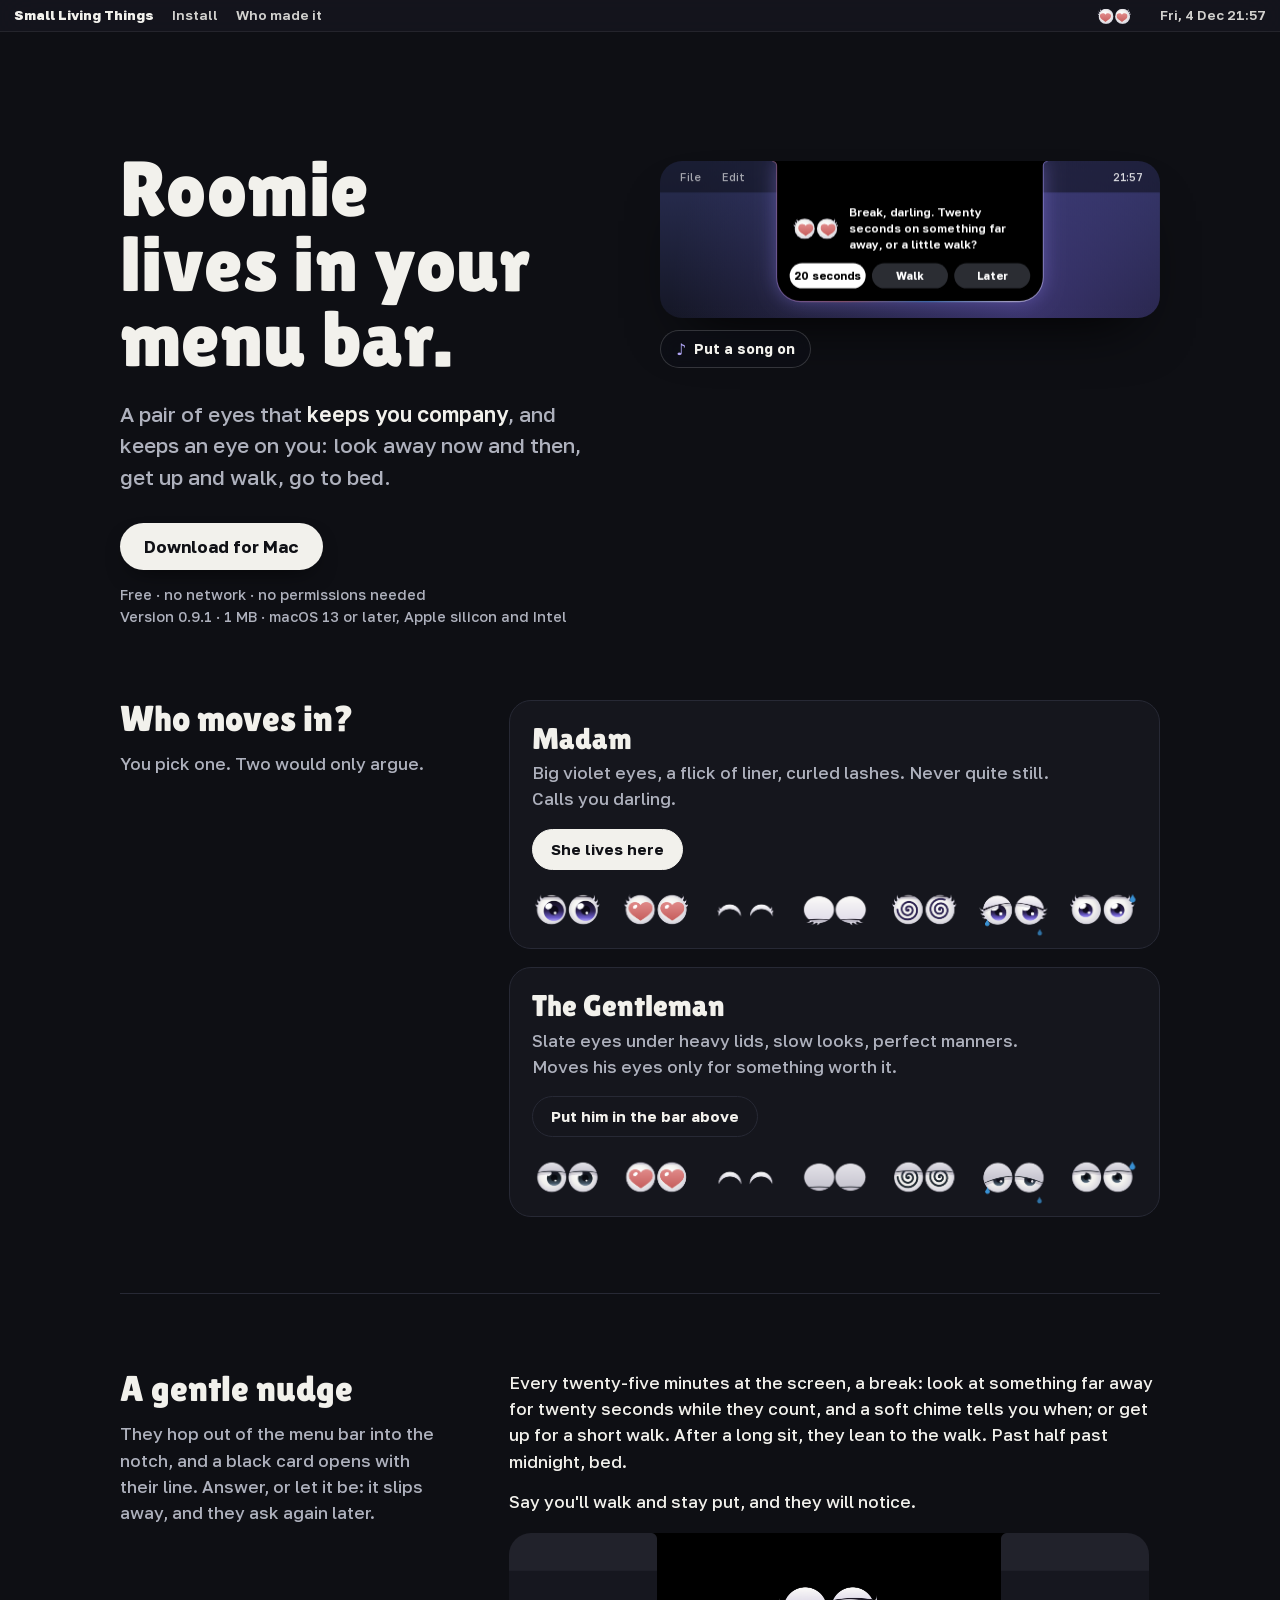
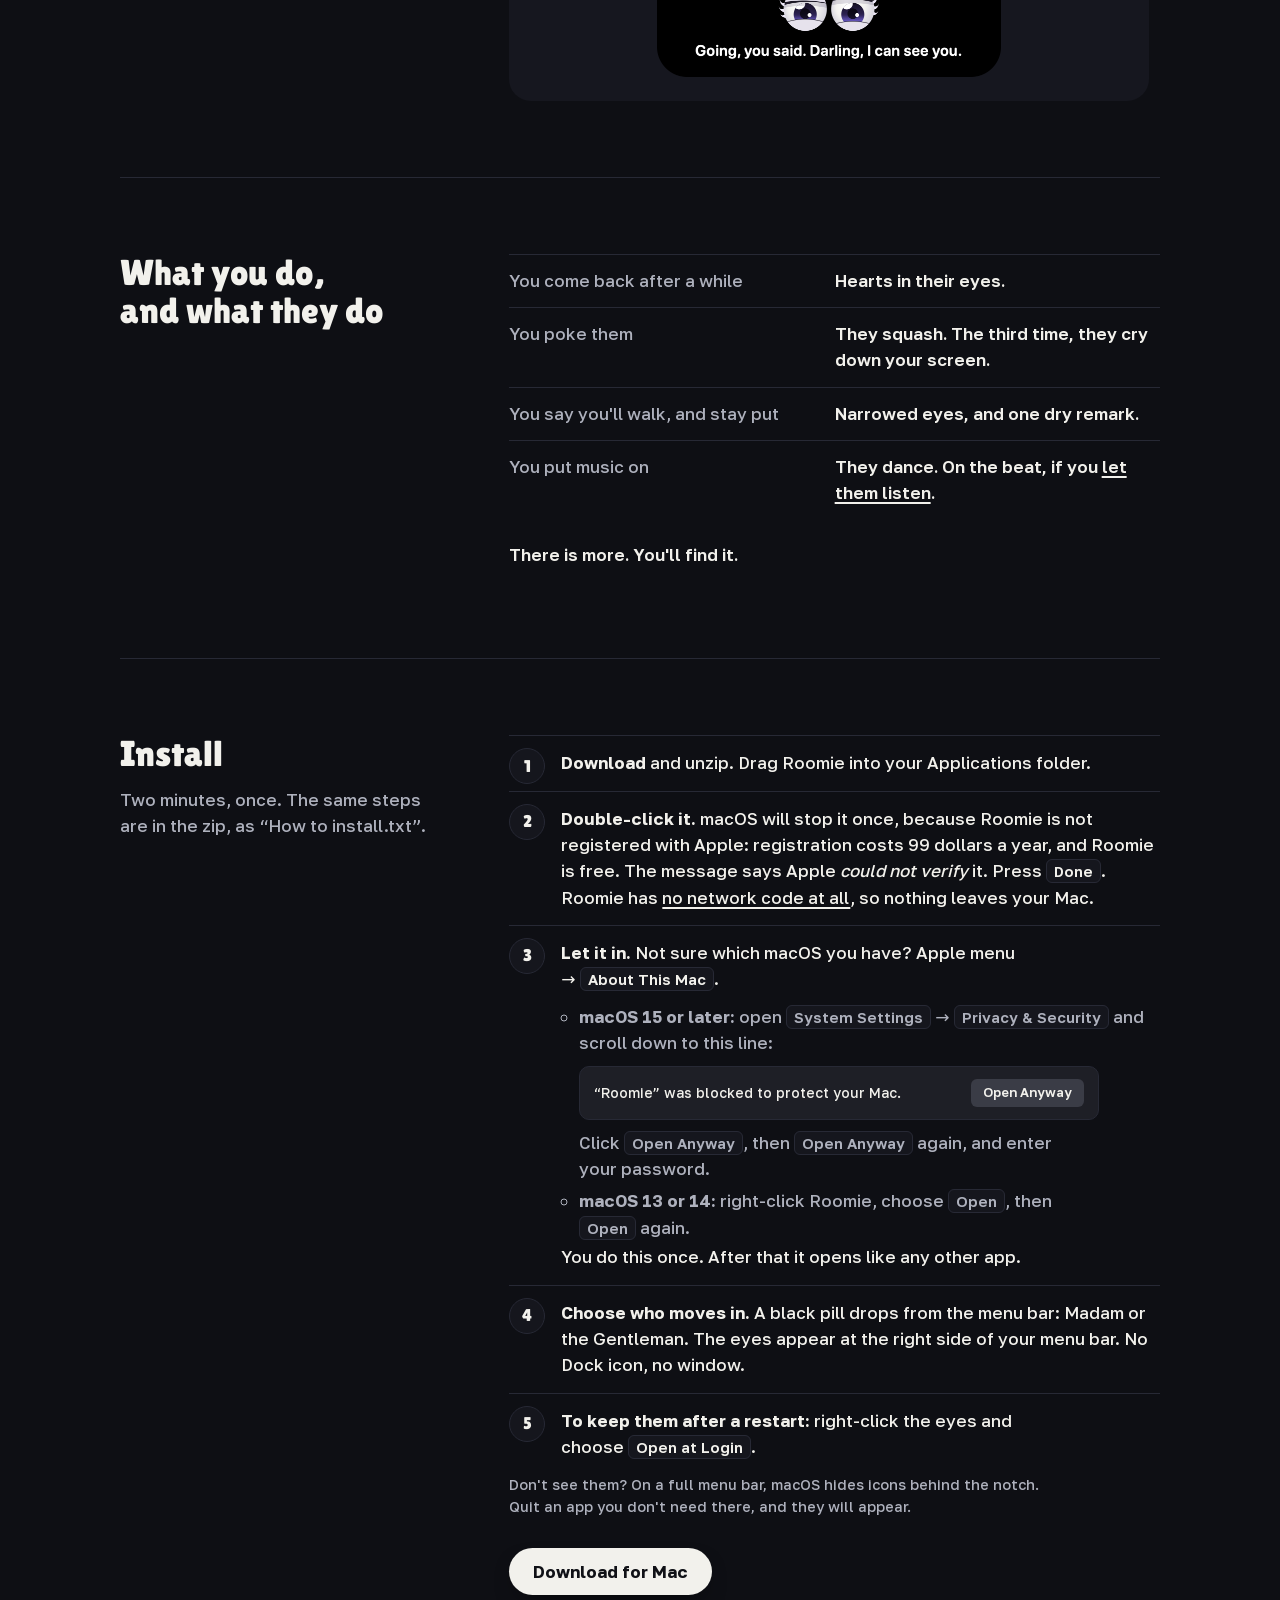
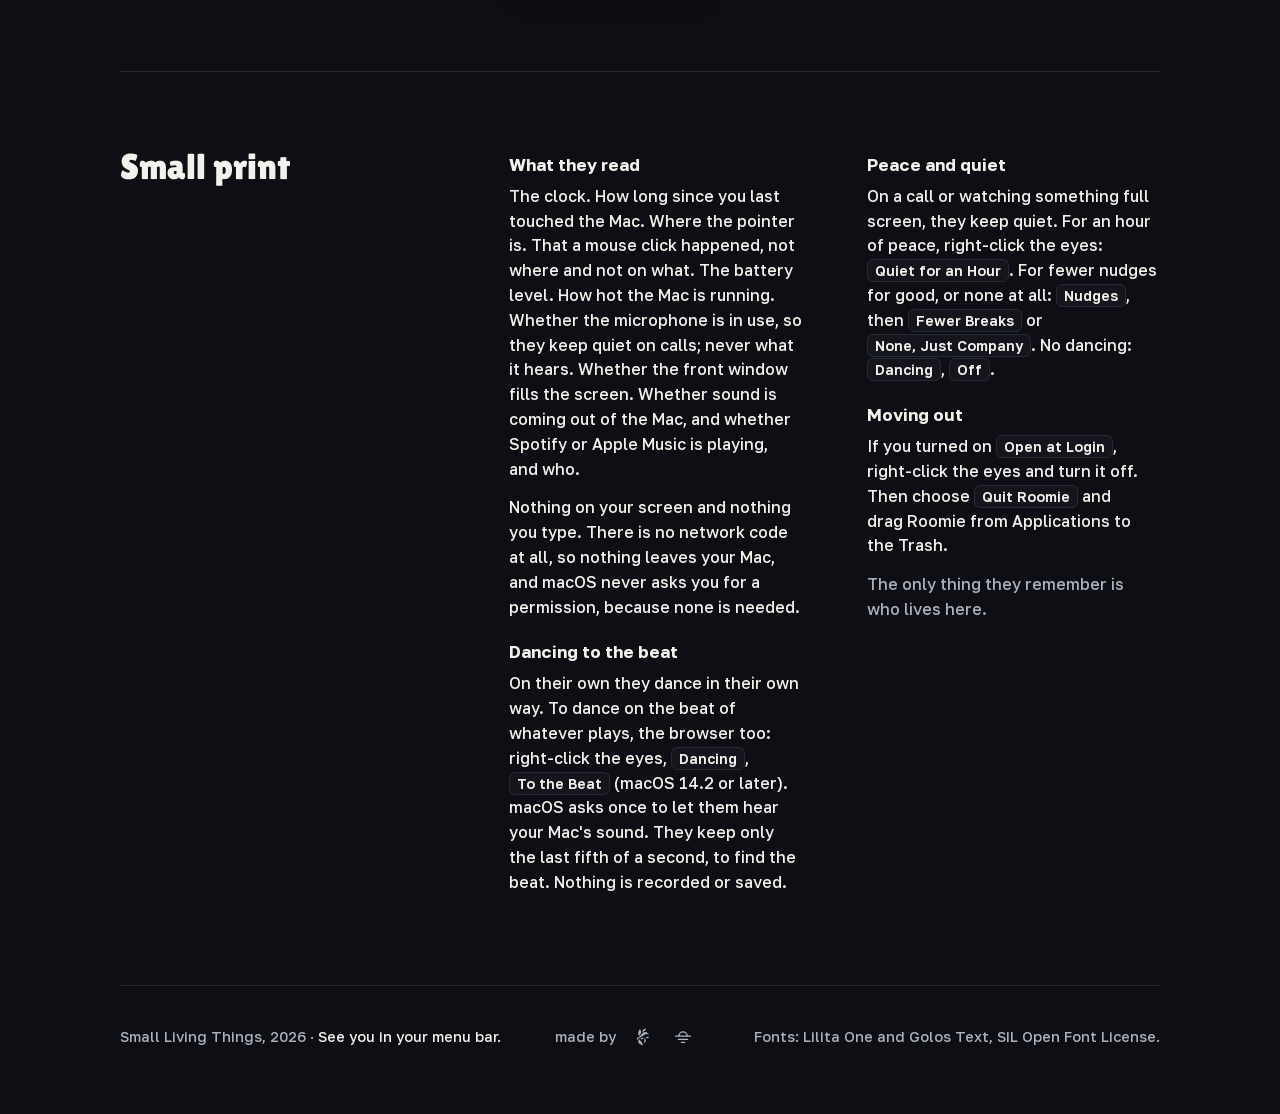
<file: site/index.html>
<!doctype html>
<html lang="en">
<head>
<meta charset="utf-8">
<meta name="viewport" content="width=device-width, initial-scale=1, viewport-fit=cover">
<title>Roomie: a pair of eyes that lives in your Mac's menu bar</title>
<meta name="description" content="Roomie lives in your menu bar: Madam or the Gentleman, a pair of eyes that keeps you company and reminds you to look away, to walk and to go to bed. Free, for macOS 13 or later.">
<meta name="theme-color" content="#0e0f14">
<meta property="og:type" content="website">
<meta property="og:title" content="Roomie: a pair of eyes that lives in your Mac's menu bar">
<meta property="og:description" content="Madam or the Gentleman: they watch you work, and nudge you to look away, to walk and to go to bed. Free, for macOS 13 or later.">
<meta property="og:image" content="https://lesheess.github.io/small-living-things/roomie/media/og.jpg">
<meta property="og:url" content="https://lesheess.github.io/small-living-things/">
<meta name="twitter:card" content="summary_large_image">
<link rel="icon" href="roomie/media/icon.png">
<link rel="stylesheet" href="style.css?v=0.9.2">
</head>
<body>
<header class="bar">
  <a class="home" href="./">Small Living Things</a>
  <a href="#install">Install</a>
  <a href="#us">Who made it</a>
  <span class="gap"></span>
  <canvas data-roomie></canvas>
  <time data-clock></time>
</header>
<canvas id="rain" aria-hidden="true"></canvas>

<main>
  <div class="hero with-stage">
    <div>
    <h1>Roomie lives in your menu bar.</h1>
    <p class="lead">A pair of eyes that <b>keeps you company</b>, and keeps an eye on you: look away now and then, get up and walk, go to bed.</p>
    <div class="get">
      <a class="btn" href="roomie/Roomie.zip?v=0.9.1" download>Download for Mac</a>
      <button class="share" type="button" data-share>Send the link to my Mac</button>
      <span class="small">Free · no network · no permissions needed<br>Version 0.9.1 · 1 MB · macOS 13 or later, Apple silicon and&nbsp;Intel</span>
      <p class="phone-note">Roomie is for Macs. Send it to yours.</p>
    </div>
    </div>
    <figure class="stage"><canvas data-stage></canvas>
      <button class="play" type="button" data-play aria-pressed="false"><b aria-hidden="true">♪</b> <span>Put a song on</span></button></figure>
  </div>

  <section class="flow row">
    <div class="head"><h2>Who moves in?</h2>
    <p class="dim">You pick one. Two would only argue.</p></div>
    <div class="body">
    <div class="who">
      <article>
        <div class="who-head">
          <div>
            <h3>Madam</h3>
            <p>Big violet eyes, a flick of liner, curled lashes. Never quite still. Calls you darling.</p>
          </div>
          <button class="pick" type="button" data-who="madam">Put her in the bar above</button>
        </div>
        <figure class="moods"><img src="roomie/media/madam.png" width="1302" height="122" alt="Madam in seven moods: watching, hearts, glad, asleep, dizzy, crying, sweating."></figure>
      </article>
      <article>
        <div class="who-head">
          <div>
            <h3>The Gentleman</h3>
            <p>Slate eyes under heavy lids, slow looks, perfect manners. Moves his eyes only for something worth it.</p>
          </div>
          <button class="pick" type="button" data-who="gentleman">Put him in the bar above</button>
        </div>
        <figure class="moods"><img src="roomie/media/gentleman.png" width="1302" height="122" alt="The Gentleman in seven moods: watching, hearts, glad, asleep, dizzy, crying, sweating."></figure>
      </article>
    </div>
    </div>
  </section>

  <section class="row">
    <div class="head"><h2>A gentle nudge</h2>
      <p class="dim">They hop out of the menu bar into the notch, and a black card opens with their line. Answer, or let it be: it slips away, and they ask again later.</p></div>
    <div class="body">
      <p>Every twenty-five minutes at the screen, a break: look at something far away for twenty seconds while they count, and a soft chime tells you when; or get up for a short walk. After a long sit, they lean to the walk. Past half past midnight, bed.</p>
      <p>Say you'll walk and stay put, and they will notice.</p>
    <figure class="shot"><img src="roomie/media/caught.png" width="640" height="168" alt="Madam's card under the notch: her eyes narrowed, following you, and her line: “Going, you said. Darling, I can see you.”"></figure>
    </div>
  </section>

  <section class="row">
    <div class="head"><h2>What you do, and what they do</h2></div>
    <div class="body">
    <dl class="pairs">
      <dt>You come back after a while</dt><dd>Hearts in their eyes.</dd>
      <dt>You poke them</dt><dd>They squash. The third time, they cry down your screen.</dd>
      <dt>You say you'll walk, and stay put</dt><dd>Narrowed eyes, and one dry remark.</dd>
      <dt>You put music on</dt><dd>They dance. On the beat, if you <a href="#print">let them listen</a>.</dd>
    </dl>
    <p class="more">There is more. You'll find it.</p>
    </div>
  </section>

  <section class="row" id="install">
    <div class="head"><h2>Install</h2>
      <p class="dim">Two minutes, once. The same steps are in the zip, as “How to install.txt”.</p></div>
    <div class="body">
    <ol class="steps">
      <li><b>Download</b> and unzip. Drag Roomie into your Applications folder.</li>
      <li><b>Double-click it.</b> macOS will stop it once, because Roomie is not registered with Apple: registration costs 99 dollars a year, and Roomie is free. The message says Apple <q>could not verify</q> it. Press <kbd>Done</kbd>. Roomie has <a href="#print">no network code at all</a>, so nothing leaves your Mac.</li>
      <li><b>Let it in.</b> Not sure which macOS you have? Apple menu → <kbd>About This Mac</kbd>.
        <ul>
          <li><b>macOS 15 or later:</b> open <kbd>System Settings</kbd> → <kbd>Privacy &amp; Security</kbd> and scroll down to this line:
            <div class="settings" aria-hidden="true"><span>“Roomie” was blocked to protect your Mac.</span><span class="open">Open Anyway</span></div>
            Click <kbd>Open Anyway</kbd>, then <kbd>Open Anyway</kbd> again, and enter your password.</li>
          <li><b>macOS 13 or 14:</b> right-click Roomie, choose <kbd>Open</kbd>, then <kbd>Open</kbd> again.</li>
        </ul>
        You do this once. After that it opens like any other app.
      </li>
      <li><b>Choose who moves in.</b> A black pill drops from the menu bar: Madam or the Gentleman. The eyes appear at the right side of your menu bar. No Dock icon, no window.</li>
      <li><b>To keep them after a restart:</b> right-click the eyes and choose <kbd>Open at Login</kbd>.</li>
    </ol>
    <p class="small">Don't see them? On a full menu bar, macOS hides icons behind the notch. Quit an app you don't need there, and they will appear.</p>
    <div class="get"><a class="btn" href="roomie/Roomie.zip?v=0.9.1" download>Download for Mac</a></div>
    </div>
  </section>

  <section class="print row" id="print">
    <div class="head"><h2>Small print</h2></div>
    <div class="body split">
    <div>
      <h3>What they read</h3>
      <p>The clock. How long since you last touched the Mac. Where the pointer is. That a mouse click happened, not where and not on what. The battery level. How hot the Mac is running. Whether the microphone is in use, so they keep quiet on calls; never what it hears. Whether the front window fills the screen. Whether sound is coming out of the Mac, and whether Spotify or Apple Music is playing, and who.</p>
      <p>Nothing on your screen and nothing you type. There is no network code at all, so nothing leaves your Mac, and macOS never asks you for a permission, because none is needed.</p>
      <h3>Dancing to the beat</h3>
      <p>On their own they dance in their own way. To dance on the beat of whatever plays, the browser too: right-click the eyes, <kbd>Dancing</kbd>, <kbd>To the Beat</kbd> (macOS 14.2 or later). macOS asks once to let them hear your Mac's sound. They keep only the last fifth of a second, to find the beat. Nothing is recorded or saved.</p>
    </div>
    <div>
      <h3>Peace and quiet</h3>
      <p>On a call or watching something full screen, they keep quiet. For an hour of peace, right-click the eyes: <kbd>Quiet for an Hour</kbd>. For fewer nudges for good, or none at all: <kbd>Nudges</kbd>, then <kbd>Fewer Breaks</kbd> or <kbd>None, Just Company</kbd>. No dancing: <kbd>Dancing</kbd>, <kbd>Off</kbd>.</p>
      <h3>Moving out</h3>
      <p>If you turned on <kbd>Open at Login</kbd>, right-click the eyes and turn it off. Then choose <kbd>Quit Roomie</kbd> and drag Roomie from Applications to the Trash.</p>
      <p class="dim">The only thing they remember is who lives here.</p>
    </div>
    </div>
  </section>

</main>

<footer class="small">
  <span>Small Living Things, 2026 · <span class="bye">See you in your menu bar.</span></span>
  <span class="made" id="us" role="group" aria-label="Made by lesheess and Still"><span aria-hidden="true">made by</span>
    <span class="maker" tabindex="0" aria-label="lesheess"><svg width="20" height="20" viewBox="0 0 24 24" aria-hidden="true"><path fill="currentColor" fill-rule="evenodd" d="M11.26 22.15C11.04 21.96 10.25 21.50 9.49 21.13C7.13 19.95 6.43 19.08 6.44 17.33C6.44 16.33 6.61 15.76 7.17 14.96L7.50 14.48L7.79 15.11C8.02 15.59 8.36 16.02 9.20 16.88C11.050 18.78 11.79 20.30 11.69 21.97L11.65 22.48L11.26 22.15ZM13.41 19.25C13.49 18.62 13.85 14.58 13.94 13.29C13.99 12.60 14.06 12.20 14.14 12.17C14.35 12.10 15.45 16.090 15.45 16.94C15.45 17.55 15.24 17.86 14.12 18.95L13.36 19.69L13.41 19.25ZM4.78 16.12C4.71 15.96 4.66 15.39 4.66 14.76C4.65 13.69 4.66 13.66 4.99 13.15C5.29 12.68 5.41 12.59 6.27 12.19C6.79 11.94 7.37 11.67 7.56 11.58C8.02 11.36 9.46 9.91 10.07 9.05C11.67 6.81 12.83 6.04 14.56 6.04C15.85 6.04 16.97 6.56 18.08 7.67C18.55 8.14 19.39 9.31 19.39 9.50C19.39 9.54 19.03 9.38 18.57 9.14C16.58 8.070 15.39 8.21 13.50 9.70C12.34 10.61 10.96 11.43 9.78 11.91C7.40 12.86 6.18 13.86 5.36 15.49C4.90 16.40 4.90 16.40 4.78 16.12ZM9.88 14.57C9.54 14.43 8.94 13.79 8.94 13.58C8.94 13.40 9.89 13.11 11.23 12.85C12.32 12.65 12.37 12.67 12.24 13.37C12.06 14.35 10.82 14.98 9.88 14.57ZM16.63 13.42C16.15 13.22 15.52 12.42 15.71 12.25C15.93 12.050 17.87 11.65 18.62 11.65C19.00 11.65 19.00 11.66 19.00 12.03C19.00 13.08 17.70 13.84 16.63 13.42ZM6.93 10.30C6.46 9.58 6.15 8.30 6.21 7.34C6.26 6.36 6.44 5.86 7.21 4.56C7.48 4.10 7.82 3.42 7.96 3.06L8.21 2.40L8.62 3.01C9.37 4.13 9.63 4.95 9.63 6.13C9.63 7.56 8.71 9.44 7.55 10.37L7.17 10.67L6.93 10.30ZM11.04 5.61C11.11 4.65 11.51 3.87 12.28 3.17C12.63 2.85 12.95 2.58 12.99 2.58C13.04 2.58 13.61 2.34 14.27 2.050L15.47 1.51L15.40 2.07C15.22 3.57 14.49 4.50 13.07 5.050C12.48 5.28 11.21 6.04 11.21 6.16C11.21 6.20 11.16 6.23 11.10 6.23C11.02 6.23 11.00 6.04 11.04 5.61Z"/></svg><span class="tip" aria-hidden="true">lesheess</span></span>
    <span class="maker" tabindex="0" aria-label="Still"><svg width="20" height="20" viewBox="0 0 24 24" fill="none" stroke="currentColor" stroke-width="1.6" stroke-linecap="round" aria-hidden="true"><path d="M7 10.9a5 5 0 0 1 10 0"/><path d="M3 10.9h18M6.5 14.9h11M10 18.4h4"/></svg><span class="tip" aria-hidden="true">Still</span></span></span>
  <span>Fonts: Lilita One and Golos Text, SIL Open Font License.</span>
</footer>
<script src="roomie.js?v=0.9.2"></script>
<script src="dance.js?v=0.9.1"></script>
<script src="stage.js?v=0.9.3"></script>
</body>
</html>
</file>
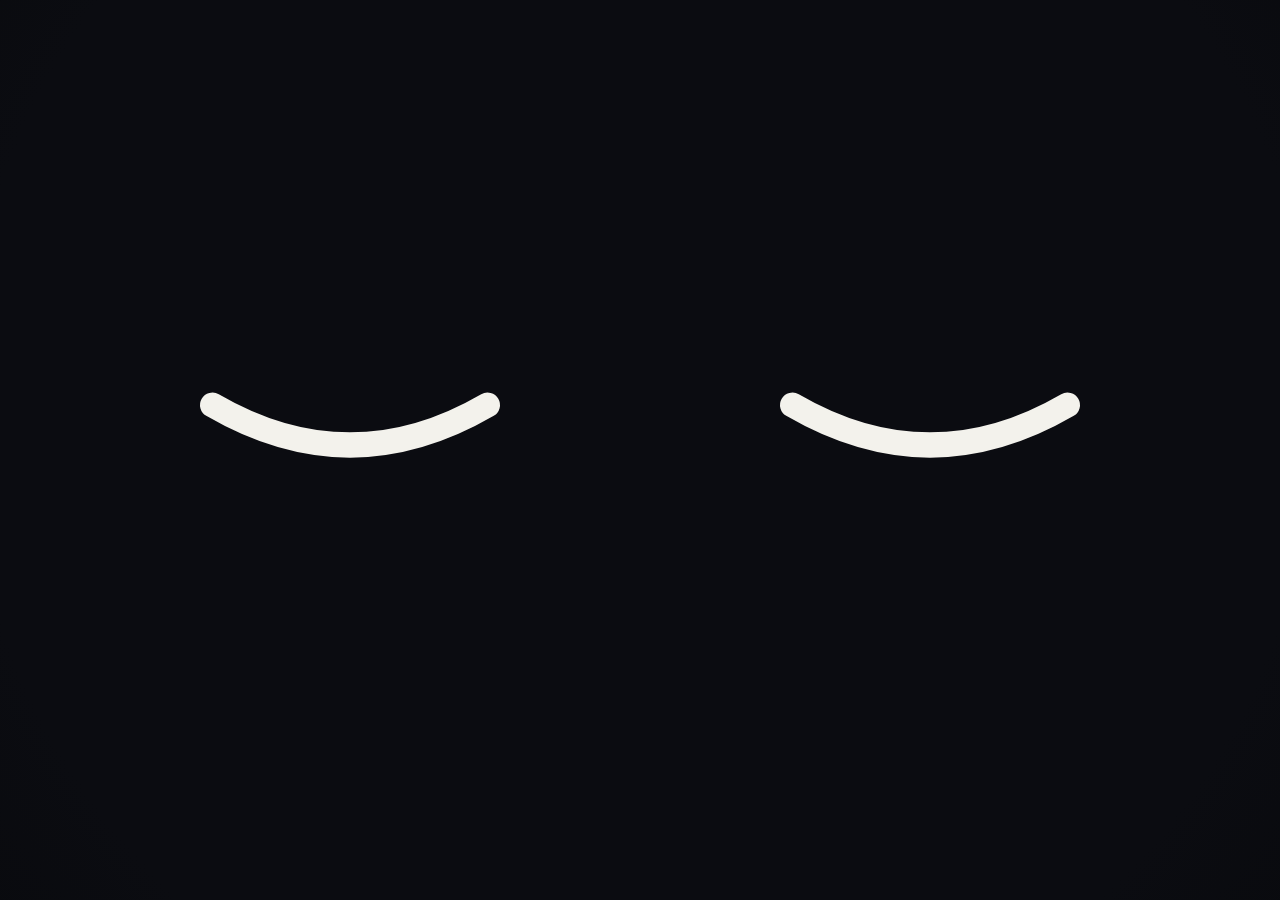
<file: site/eyes/index.html>
<!doctype html>
<html lang="en">
<head>
<meta charset="utf-8">
<meta name="viewport" content="width=device-width, initial-scale=1, viewport-fit=cover, user-scalable=no">
<title>o_o</title>
<meta name="theme-color" content="#0e0f14">
<style>
  html, body{ margin:0; height:100%; overflow:hidden; background:#0e0f14; overscroll-behavior:none; -webkit-tap-highlight-color:transparent; }
  canvas{ position:fixed; inset:0; width:100%; height:100%; display:block; touch-action:none; user-select:none; -webkit-user-select:none; }
</style>
</head>
<body>
<canvas id="c" role="img" aria-label="Two big googly eyes fill the screen and watch you."></canvas>
<script>
/* =====================================================================
   o_o  — a probe (2026-11-16). The whole screen is a face: two googly eyes in the dark.
   No yellow (the owner's call): his face is the dark screen itself, a closed eye is one light line.
   No art, no text, no server: everything is drawn here.
   What he does:
     looks at your cursor or finger; the pupils are loose, so they overshoot and rattle
     poke an eye: it squeezes shut. Keep poking: he gets angry, then he cries and won't look at you
     boop between the eyes: he goes cross-eyed and blushes
     stroke him (press and move slowly, not on an eye): he melts; this is also how he forgives you
     shake (fast back and forth): the pupils bang about, he gets dizzy and turns green
     leave him alone: he falls asleep; come back and he startles awake
   On a phone (needs https, not tested yet): the pupils roll with gravity as you tilt it,
   shaking it makes him dizzy, and dropping it terrifies him.
   ===================================================================== */
const cv = document.getElementById("c"), g = cv.getContext("2d");
const clamp = (v, a, b) => Math.max(a, Math.min(b, v));
const sm = (a, b, v) => { const k = clamp((v - a)/(b - a), 0, 1); return k*k*(3 - 2*k); };
const mix = (a, b, k) => a.map((v, i) => v + (b[i] - v)*k);
const rgb = (c, a = 1) => `rgba(${c[0]|0},${c[1]|0},${c[2]|0},${a})`;
const INK = "#16130a", LINE = "#f3f2ec";

let W = 0, H = 0, D = 1, R = 100, CX = [0, 0], CY = 0;
function fit(){ D = Math.min(2, devicePixelRatio || 1); W = innerWidth; H = innerHeight;
  cv.width = Math.round(W*D); cv.height = Math.round(H*D);
  R = Math.min(W*.212, H*.3, 250); const gap = R*1.16; CX = [W/2 - gap, W/2 + gap]; CY = H*.45; }
addEventListener("resize", fit); fit();

/* ---------- him ---------- */
const mkEye = () => ({ p:[0, .2], v:[0, 0], up:0, low:0, ang:0, sq:0, sqv:0, shut:0, wide:0, sore:0, cry:0, tears:[], nextTear:0 });
const E = [mkEye(), mkEye()];
const M = { dizzy:0, hurt:0, happy:0, fear:0, sleep:0, cross:0, blush:0 };
const P = { x:-1, y:-1, on:false, down:false, t:-1e9, vx:0, vy:0, speed:0, lx:0, ly:0, lt:0, rev:[], sign:0, petting:false, onEye:false };
const G = { has:false, x:0, y:1, asked:false, lowSince:0 };
let jump = 0, jumpV = 0, blinkAt = 1500, blinkEnd = 0, wander = { x:0, y:.2, next:0 }, sweat = null;

function wake(now){ if(M.sleep > .6){ M.sleep = 0; for(const e of E) e.wide = now + 800; jumpV = -R*2.6; } }
function poke(i, now){
  const e = E[i], o = E[1 - i];
  M.hurt = Math.min(1.25, M.hurt + .3); M.happy = 0; M.blush = 0;
  e.shut = now + (M.hurt > .8 ? 1100 : 480); e.sqv += 7; e.sore = Math.min(1, e.sore + .4);
  e.v[0] += (Math.random() - .5)*14; e.v[1] += (Math.random() - .5)*14;
  o.wide = now + 420; jumpV += R*.9;
  if(M.hurt >= .85){ e.cry = now + 5200; if(M.hurt >= 1.1) o.cry = now + 5200; }
}
function boop(now){ M.cross = now + 1500; M.blush = 1; M.happy = Math.max(M.happy, .45); jumpV -= R*1.2; for(const e of E) e.sqv -= 3; }

/* ---------- the finger or the cursor ---------- */
function seen(x, y, now){
  const dt = Math.max(1, now - P.lt), vx = (x - P.lx)/dt*1000, vy = (y - P.ly)/dt*1000;
  P.vx += (vx - P.vx)*.4; P.vy += (vy - P.vy)*.4; P.speed = Math.hypot(P.vx, P.vy);
  /* shaking: the sideways motion keeps turning back on itself, fast */
  const s = Math.abs(vx) > 700 ? Math.sign(vx) : 0;
  if(s && s !== P.sign){ if(P.sign) P.rev.push(now); P.sign = s; }
  P.rev = P.rev.filter(t => now - t < 900);
  if(P.rev.length >= 4){ M.dizzy = Math.min(1.7, M.dizzy + .07); for(const e of E){ e.v[0] += vx*.004; e.v[1] += (Math.random() - .5)*6; } }
  P.x = x; P.y = y; P.lx = x; P.ly = y; P.lt = now; P.t = now; P.on = true; wake(now);
}
const eyeAt = (x, y) => E.findIndex((e, i) => Math.hypot(x - CX[i], y - CY) < R*1.04);
cv.addEventListener("pointerdown", e => { const now = performance.now();
  if(e.pointerType === "touch") askMotion();
  P.lx = e.clientX; P.ly = e.clientY; P.lt = now; seen(e.clientX, e.clientY, now); P.down = true; P.petting = false;
  try { cv.setPointerCapture(e.pointerId); } catch(err){}
  const i = eyeAt(e.clientX, e.clientY); P.onEye = i >= 0;
  if(i >= 0) poke(i, now);
  else if(Math.hypot(e.clientX - W/2, e.clientY - (CY + R*.45)) < R*.62) boop(now);
});
cv.addEventListener("pointermove", e => { const now = performance.now(); seen(e.clientX, e.clientY, now);
  /* a slow press-and-move that did not start on an eye is a stroke */
  if(P.down && !P.onEye && P.speed > 30 && P.speed < 1100) P.petting = true; });
const up = () => { P.down = false; P.petting = false; };
cv.addEventListener("pointerup", up); cv.addEventListener("pointercancel", up);
cv.addEventListener("pointerleave", e => { if(e.pointerType === "mouse") P.on = false; });
addEventListener("blur", () => { P.on = false; });

/* ---------- a phone in the hand: gravity, shaking, falling ---------- */
function askMotion(){ if(G.asked) return; G.asked = true;
  const go = () => {
    addEventListener("deviceorientation", e => { if(e.beta == null || e.gamma == null) return; G.has = true;
      const b = e.beta*Math.PI/180, c = e.gamma*Math.PI/180, x = Math.sin(c)*Math.cos(b), y = Math.sin(b);
      const a = ((screen.orientation && screen.orientation.angle) || 0)*Math.PI/180;
      G.x = x*Math.cos(a) + y*Math.sin(a); G.y = -x*Math.sin(a) + y*Math.cos(a); });
    addEventListener("devicemotion", e => { const now = performance.now(), a = e.acceleration, ag = e.accelerationIncludingGravity;
      if(a && a.x != null){ const m = Math.hypot(a.x, a.y, a.z);
        if(m > 9){ M.dizzy = Math.min(1.7, M.dizzy + m*.004); wake(now); P.t = now;
          for(const q of E){ q.v[0] += -a.x*.5 + (Math.random() - .5)*3; q.v[1] += a.y*.5 + (Math.random() - .5)*3; } } }
      if(ag && ag.x != null){ const m = Math.hypot(ag.x, ag.y, ag.z);
        if(m < 2.6){ if(!G.lowSince) G.lowSince = now; if(now - G.lowSince > 90){ M.fear = 1; wake(now); P.t = now; } } else G.lowSince = 0; } });
  };
  try {
    const DM = window.DeviceMotionEvent, DO = window.DeviceOrientationEvent;
    if(DM && DM.requestPermission){ Promise.all([DM.requestPermission(), DO && DO.requestPermission ? DO.requestPermission() : "granted"])
      .then(r => { if(r[0] === "granted") go(); }).catch(() => {}); }
    else go();
  } catch(err){}
}

/* ---------- colours: his skin is the screen ---------- */
const SKIN = [14, 15, 20], SICK = [14, 46, 26], ANGRY = [62, 20, 12], PALE = [24, 30, 52], DOZE = [6, 6, 10];
function skin(){ let c = SKIN;
  c = mix(c, DOZE, M.sleep*.8); c = mix(c, ANGRY, sm(.3, .8, M.hurt)*(1 - sm(.85, 1.05, M.hurt))*.9);
  c = mix(c, SICK, sm(.5, 1.2, M.dizzy)); c = mix(c, PALE, M.fear); return c; }
let themeAt = 0;

/* ---------- drawing ---------- */
function drawEye(i, now, t, col){
  const e = E[i], x = CX[i], y = CY + jump, wide = now < e.wide || M.fear > .3, r = R*(wide ? 1.07 : 1);
  const shut = now < e.shut, blink = now < blinkEnd, asleep = M.sleep > .93, joy = M.happy > .82 && !shut;
  g.save(); g.translate(x, y); g.scale(1 + e.sq*.45, 1 - e.sq*.8);
  /* its shadow on his skin */
  const lid = col, edge = rgb(mix(col, [255, 255, 255], .3));
  if(shut || blink || asleep || joy){
    /* closed: the eye is gone into the dark, one light line is left */
    g.strokeStyle = LINE; g.lineWidth = r*.1; g.lineCap = "round"; g.lineJoin = "round"; g.beginPath();
    if(shut){ const s = i ? -1 : 1; g.moveTo(-s*r*.5, -r*.3); g.lineTo(s*r*.3, 0); g.lineTo(-s*r*.5, r*.3); }      /* > < */
    else if(joy){ g.moveTo(-r*.55, r*.12); g.quadraticCurveTo(0, -r*.5, r*.55, r*.12); }                          /* ^ ^ */
    else { const k = asleep ? .3 : .16; g.moveTo(-r*.55, 0); g.quadraticCurveTo(0, r*k*2, r*.55, 0); }            /* asleep or a blink */
    g.stroke(); g.restore(); return;
  }
  { const s = g.createRadialGradient(0, 0, r*.9, 0, 0, r*1.3); s.addColorStop(0, "rgba(255,255,255,.13)"); s.addColorStop(1, "rgba(255,255,255,0)");
    g.fillStyle = s; g.beginPath(); g.arc(0, 0, r*1.3, 0, 7); g.fill(); }
  /* the white, a little pink when it has been poked */
  const wg = g.createRadialGradient(-r*.2, -r*.25, r*.1, 0, 0, r);
  wg.addColorStop(0, "#ffffff"); wg.addColorStop(.75, rgb(mix([246, 247, 244], [255, 196, 190], e.sore*.8))); wg.addColorStop(1, rgb(mix([214, 219, 226], [240, 150, 150], e.sore*.8)));
  g.fillStyle = wg; g.beginPath(); g.arc(0, 0, r, 0, 7); g.fill();
  g.save(); g.beginPath(); g.arc(0, 0, r*.985, 0, 7); g.clip();
  const dz = sm(.55, .9, M.dizzy), pr = r*(wide ? .24 : .4 + .08*M.happy), px = e.p[0]*r, py = e.p[1]*r;
  if(dz < 1){
    /* the loose pupil, with the shadow it throws on the white */
    g.globalAlpha = 1 - dz;
    g.fillStyle = "rgba(0,0,0,.16)"; g.beginPath(); g.arc(px + r*.03, py + r*.06, pr*1.03, 0, 7); g.fill();
    const pg = g.createRadialGradient(px - pr*.3, py - pr*.35, pr*.05, px, py, pr); pg.addColorStop(0, "#3a3a40"); pg.addColorStop(.5, "#101012"); pg.addColorStop(1, "#000");
    g.fillStyle = pg; g.beginPath(); g.arc(px, py, pr, 0, 7); g.fill();
    g.fillStyle = "rgba(255,255,255,.85)"; g.beginPath(); g.ellipse(px - pr*.32, py - pr*.38, pr*.2, pr*.13, -.6, 0, 7); g.fill();
    g.globalAlpha = 1;
  }
  if(dz > 0){
    /* dizzy: a spiral that turns */
    g.globalAlpha = dz; g.strokeStyle = INK; g.lineWidth = r*.085; g.lineCap = "round"; g.beginPath();
    const a0 = t*7*(i ? -1 : 1);
    for(let k = 0; k <= 60; k++){ const q = k/60, a = a0 + q*Math.PI*5.2, rr = r*.72*q; g.lineTo(Math.cos(a)*rr, Math.sin(a)*rr); }
    g.stroke(); g.globalAlpha = 1;
  }
  /* lids: his skin coming over the eye. The upper one can slant (angry, sorry); the lower one rises with a smile */
  if(e.up > .01){ g.save(); g.rotate(e.ang); const yy = -r*1.16 + r*2.2*e.up;
    g.fillStyle = rgb(lid); g.fillRect(-r*2, -r*3, r*4, r*3 + yy);
    g.strokeStyle = edge; g.lineWidth = r*.05; g.beginPath(); g.moveTo(-r*2, yy); g.lineTo(r*2, yy); g.stroke(); g.restore(); }
  if(e.low > .01){ const yy = r*1.25 - r*1.5*e.low;
    g.fillStyle = rgb(lid); g.beginPath(); g.ellipse(0, yy + r*1.5, r*1.7, r*1.5, 0, 0, 7); g.fill();
    g.strokeStyle = edge; g.lineWidth = r*.05; g.beginPath(); g.ellipse(0, yy + r*1.5, r*1.7, r*1.5, 0, Math.PI*1.2, Math.PI*1.8); g.stroke(); }
  /* the clear dome: darker toward the rim, one soft highlight */
  const dg = g.createRadialGradient(0, 0, r*.72, 0, 0, r); dg.addColorStop(0, "rgba(20,30,50,0)"); dg.addColorStop(1, "rgba(20,30,50,.17)");
  g.fillStyle = dg; g.fillRect(-r, -r, r*2, r*2);
  g.fillStyle = "rgba(255,255,255,.62)"; g.beginPath(); g.ellipse(-r*.4, -r*.52, r*.3, r*.13, -.62, 0, 7); g.fill();
  g.fillStyle = "rgba(255,255,255,.2)"; g.beginPath(); g.ellipse(r*.5, r*.62, r*.2, r*.06, -.7, 0, 7); g.fill();
  g.restore();
  g.strokeStyle = "rgba(255,255,255,.16)"; g.lineWidth = r*.03; g.beginPath(); g.arc(0, 0, r, 0, 7); g.stroke();
  g.restore();
}
function drop(x, y, r, a){ g.save(); g.globalAlpha = a; g.translate(x, y);
  const dgr = g.createLinearGradient(0, -r*1.6, 0, r); dgr.addColorStop(0, "#bfe7ff"); dgr.addColorStop(1, "#4fb3f6");
  g.fillStyle = dgr; g.beginPath(); g.moveTo(0, -r*1.7); g.bezierCurveTo(r*.2, -r*.9, r, -r*.2, r, r*.15); g.arc(0, r*.15, r, 0, Math.PI); g.bezierCurveTo(-r, -r*.2, -r*.2, -r*.9, 0, -r*1.7); g.fill();
  g.fillStyle = "rgba(255,255,255,.8)"; g.beginPath(); g.ellipse(-r*.35, r*.05, r*.18, r*.3, .3, 0, 7); g.fill(); g.restore(); }

/* ---------- every frame ---------- */
let last = performance.now();
function frame(now){
  const dt = Math.min(.033, (now - last)/1000); last = now; const t = now/1000, idle = (now - P.t)/1000;
  /* how he feels */
  if(P.petting && P.down){ M.happy = Math.min(1, M.happy + dt*.9); M.blush = Math.min(1, M.blush + dt); M.hurt = Math.max(0, M.hurt - dt*.45); for(const e of E){ e.sore = Math.max(0, e.sore - dt*.3); if(M.hurt < .7) e.cry = 0; } }
  else M.happy = Math.max(0, M.happy - dt*.4);
  M.blush = Math.max(0, M.blush - dt*.3);
  M.dizzy = Math.max(0, M.dizzy - dt*(M.dizzy > 1 ? .45 : .2));
  M.hurt = Math.max(0, M.hurt - dt*.05);
  M.fear = Math.max(0, M.fear - dt*.9);
  const dizzy = sm(.55, .9, M.dizzy), anger = sm(.25, .6, M.hurt)*(1 - sm(.82, 1, M.hurt)), sorry = sm(.82, 1, M.hurt);
  const drowsy = idle > 9 && M.hurt < .3 && M.dizzy < .2 && M.fear < .1 ? 1 : 0;
  M.sleep = clamp(M.sleep + (drowsy ? dt*.28 : -dt*6), 0, 1);
  if(now > blinkAt){ blinkEnd = now + 130; blinkAt = now + 1800 + Math.random()*4200; }
  if(now > wander.next){ const a = Math.random()*6.28, k = Math.random()*.7; wander = { x:Math.cos(a)*k, y:Math.sin(a)*k*.6 + .1, next:now + 900 + Math.random()*2400 }; }
  jumpV += (-90*jump - 11*jumpV)*dt; jump += jumpV*dt;
  const wideAll = M.fear > .3;

  for(let i = 0; i < 2; i++){ const e = E[i], wide = now < e.wide || wideAll;
    const pr = wide ? .24 : .4 + .08*M.happy, L = 1 - pr - .04;
    /* where he wants to look */
    let tx, ty;
    if(dizzy > .5){ const a = t*8*(i ? -1 : 1) + i*2; tx = Math.cos(a)*L; ty = Math.sin(a)*L; }
    else if(now < M.cross){ tx = (i ? -1 : 1)*L*.9; ty = L*.2; }
    else if(M.sleep > .4){ tx = 0; ty = L*.7; }
    else if(P.on && idle < 4.5){ const dx = P.x - CX[i], dy = P.y - CY, d = Math.hypot(dx, dy) || 1, k = Math.min(1, d/(R*2.2));
      tx = dx/d*k*L; ty = dy/d*k*L;
      if(sorry > .5){ tx = -tx*.85; ty = L*.55; } }        /* hurt: he looks away from you, at the floor */
    else { tx = wander.x*L; ty = wander.y*L; }
    /* a loose pupil: a weak spring toward where he looks, gravity when the phone tilts, and the rim */
    const K = G.has && !P.down ? 16 : 85, C = G.has ? 3 : 7.5;
    e.v[0] += (K*(tx - e.p[0]) - C*e.v[0] + (G.has ? G.x*46 : 0))*dt; e.v[1] += (K*(ty - e.p[1]) - C*e.v[1] + (G.has ? G.y*46 : 0))*dt;
    e.p[0] += e.v[0]*dt; e.p[1] += e.v[1]*dt;
    const d = Math.hypot(e.p[0], e.p[1]);
    if(d > L){ const nx = e.p[0]/d, ny = e.p[1]/d, vn = e.v[0]*nx + e.v[1]*ny; e.p[0] = nx*L; e.p[1] = ny*L;
      if(vn > 0){ e.v[0] -= 1.5*vn*nx; e.v[1] -= 1.5*vn*ny; if(vn > 3){ e.sqv += Math.min(2, vn*.12); M.dizzy = Math.min(1.7, M.dizzy + vn*.004); } } }
    /* lids */
    let upT = 0, lowT = 0, angT = 0;
    upT = Math.max(upT, M.sleep*.95, anger*.42, sorry*.34, dizzy*(i ? .2 : .42), e.sore*.3);
    angT = (i ? -1 : 1)*(anger*.5 - sorry*.42);
    lowT = Math.max(M.happy*.62, sorry*.15); upT = Math.max(upT, M.happy*.2);
    if(wide){ upT = 0; lowT = 0; angT = 0; }
    const k = Math.min(1, dt*16); e.up += (upT - e.up)*k; e.low += (lowT - e.low)*k; e.ang += (angT - e.ang)*k;
    e.sqv += (-120*e.sq - 12*e.sqv)*dt; e.sq = clamp(e.sq + e.sqv*dt, -.25, .4);
    e.sore = Math.max(0, e.sore - dt*.05);
    /* tears */
    if(now < e.cry && now > e.nextTear && now > e.shut){ e.nextTear = now + 700 + Math.random()*500; e.tears.push({ x:CX[i] + (Math.random() - .5)*R*.7, y:CY + R*.9, vy:R*.2, r:R*.02, a:1 }); }
    for(let j = e.tears.length - 1; j >= 0; j--){ const q = e.tears[j];
      if(q.r < R*.13) q.r += dt*R*.16; else { q.vy += R*7*dt; q.y += q.vy*dt; }
      if(q.y > H + R){ e.tears.splice(j, 1); } }
  }
  /* a drop of sweat when he is scared */
  if(M.fear > .5 && !sweat) sweat = { y:0, a:1 };
  if(sweat){ sweat.y += dt*R*.5; sweat.a -= dt*.6; if(sweat.a <= 0) sweat = null; }

  /* --- draw --- */
  const col = skin();
  g.setTransform(D, 0, 0, D, 0, 0);
  /* flat behind the eyes, so a lid is exactly the colour of what is round it; darker only far out */
  const bg = g.createRadialGradient(W/2, CY, R*2.7, W/2, CY, Math.max(W, H)*.9);
  bg.addColorStop(0, rgb(col)); bg.addColorStop(1, rgb(mix(col, [0, 0, 0], .5)));
  g.fillStyle = bg; g.fillRect(0, 0, W, H);
  if(now - themeAt > 400){ themeAt = now; const c = rgb(col); document.querySelector('meta[name="theme-color"]').content = c; document.body.style.background = c; }
  if(M.blush > .01) for(let i = 0; i < 2; i++){ const x = CX[i] + (i ? 1 : -1)*R*.35, y = CY + jump + R*1.32;
    const b = g.createRadialGradient(x, y, 0, x, y, R*.5); b.addColorStop(0, `rgba(255,70,110,${.5*M.blush})`); b.addColorStop(1, "rgba(255,70,110,0)");
    g.save(); g.translate(x, y); g.scale(1, .55); g.translate(-x, -y); g.fillStyle = b; g.beginPath(); g.arc(x, y, R*.5, 0, 7); g.fill(); g.restore(); }
  drawEye(0, now, t, col); drawEye(1, now, t, col);
  for(const e of E) for(const q of e.tears) drop(q.x, q.y + jump, q.r, q.a);
  if(sweat) drop(CX[1] + R*1.15, CY - R*1.0 + sweat.y, R*.11, clamp(sweat.a, 0, 1));
  requestAnimationFrame(frame);
}
requestAnimationFrame(frame);
window.o_o = { M, E, P, G, poke, boop };
</script>
</body>
</html>
</file>
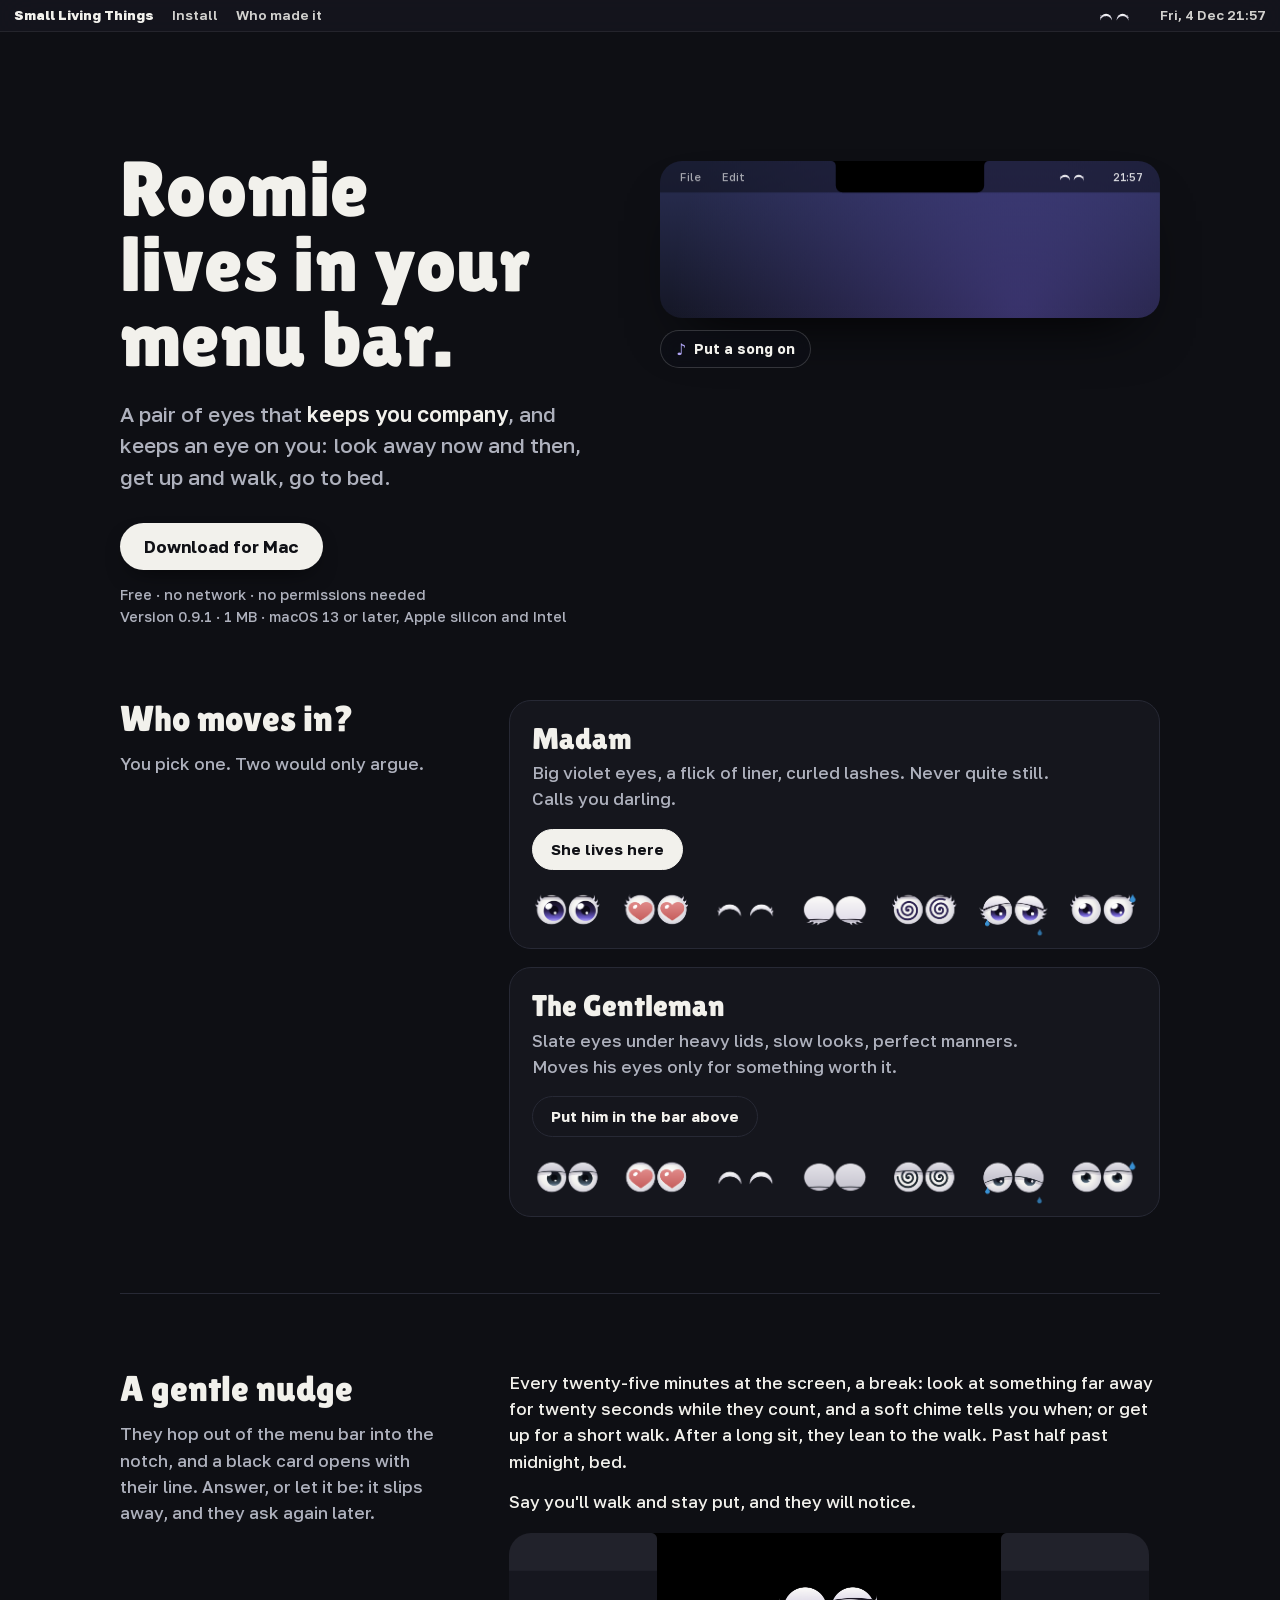
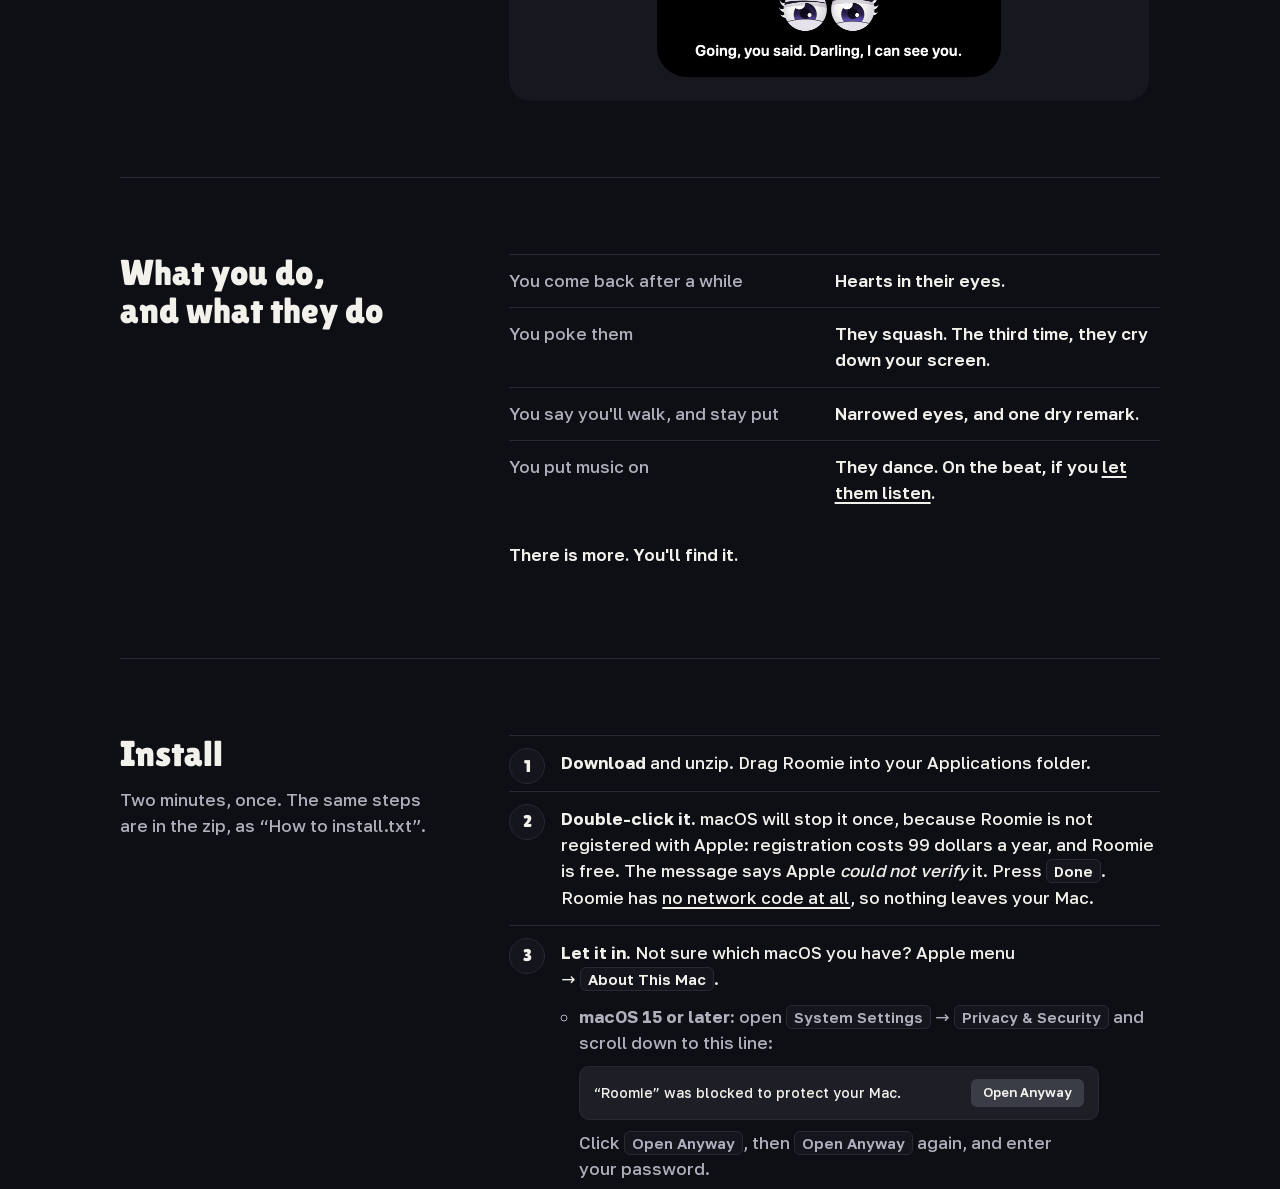
<file: site/roomie/index.html>
<!doctype html>
<html lang="en">
<head>
<meta charset="utf-8">
<title>Roomie</title>
<meta http-equiv="refresh" content="0; url=../">
<link rel="canonical" href="../">
</head>
<body>
<p>Roomie lives on the <a href="../">home page</a> now.</p>
</body>
</html>
</file>
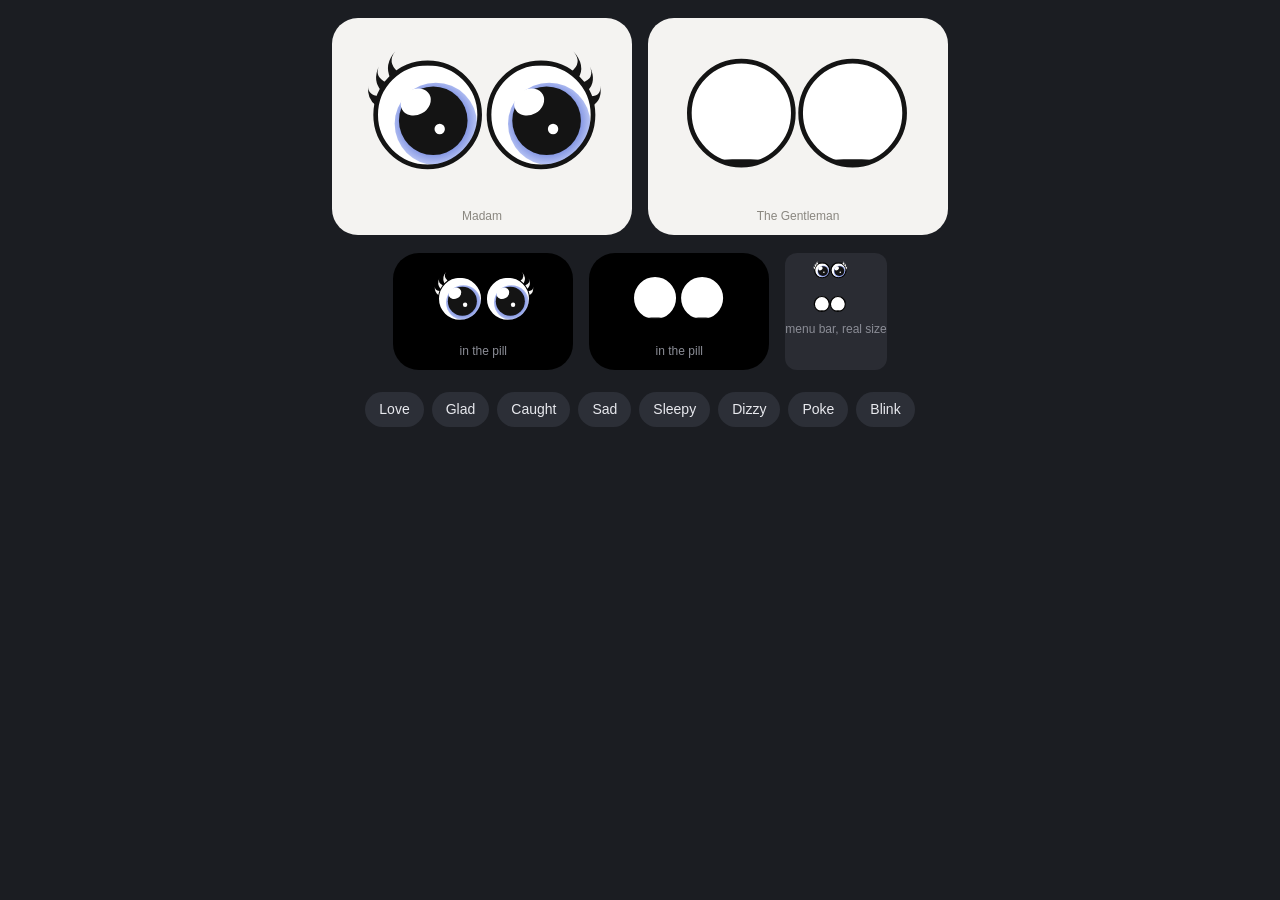
<file: roomie/lab/cartoon-eyes.html>
<!doctype html>
<html lang="en">
<head>
<meta charset="utf-8">
<meta name="viewport" content="width=device-width, initial-scale=1">
<title>Cartoon eyes</title>
<style>
  :root { color-scheme: dark; }
  html, body { margin: 0; background: #1b1d22; color: #d9dadf; font: 14px/1.4 -apple-system, BlinkMacSystemFont, "Helvetica Neue", sans-serif; }
  .row { display: flex; gap: 16px; justify-content: center; flex-wrap: wrap; padding: 18px 16px 0; }
  figure { margin: 0; border-radius: 26px; overflow: hidden; }
  figure.light { background: #f4f3f1; }
  figure.dark { background: #000; }
  figure.bar { background: #2a2c33; border-radius: 12px; }
  figcaption { text-align: center; font-size: 12px; color: #8b8d96; padding: 0 0 10px; }
  figure.light figcaption { color: #8a8780; }
  canvas { display: block; }
  .ctl { display: flex; gap: 8px; justify-content: center; flex-wrap: wrap; padding: 22px 16px 40px; }
  button { font: inherit; color: #e8e9ee; background: #2c2f37; border: 0; border-radius: 999px; padding: 8px 14px; cursor: pointer; }
  button:hover { background: #3a3d47; }
</style>
</head>
<body>
<div class="row">
  <figure class="light"><canvas id="madam"></canvas><figcaption>Madam</figcaption></figure>
  <figure class="light"><canvas id="gent"></canvas><figcaption>The Gentleman</figcaption></figure>
</div>
<div class="row">
  <figure class="dark"><canvas id="pillM"></canvas><figcaption>in the pill</figcaption></figure>
  <figure class="dark"><canvas id="pillG"></canvas><figcaption>in the pill</figcaption></figure>
  <figure class="bar"><canvas id="barM"></canvas><canvas id="barG"></canvas><figcaption>menu bar, real size</figcaption></figure>
</div>
<div class="ctl">
  <button data-act="love">Love</button>
  <button data-act="glad">Glad</button>
  <button data-act="caught">Caught</button>
  <button data-act="sad">Sad</button>
  <button data-act="sleepy">Sleepy</button>
  <button data-act="dizzy">Dizzy</button>
  <button data-act="poke">Poke</button>
  <button data-act="blink">Blink</button>
</div>
<script>
/* Two roommates in one drawing language: a black outline, a white ball, a big black pupil with two flat white
   spots that stay put while the pupil moves. Madam: a huge pupil in a thin coloured ring, three curved lashes.
   The Gentleman: a smaller plain pupil and a heavy lid. Emotion is the lid line, the pupil and the timing. */
const DPR = Math.max(1, window.devicePixelRatio || 1);
const INK = "#141414", RED = "#cd6766", TEAR = "#3991d3";
const WHO = {
  madam:     { k: 240, c: 17, rest: 0,    pupil: 0.66, ring: ["#7c8fe0", "#b3c0f3"], lashes: true,  gap: 0.18, glance: [0.8, 2.2] },
  gentleman: { k: 110, c: 16, rest: 0.3,  pupil: 0.44, ring: null,                   lashes: false, gap: 0.14, glance: [2.0, 4.6] },
};
function spring(v) { return { x: v, t: v, v: 0 }; }
function step(s, dt, k, c) { s.v += (k*(s.t - s.x) - c*s.v)*dt; s.x += s.v*dt; }

/* one state per roommate */
function makeState(who) {
  const eye = () => ({ top: spring(WHO[who].rest), tilt: spring(0), bot: spring(0), pup: spring(1) });
  return { who, eyes: [eye(), eye()], gx: spring(0), gy: spring(0), size: spring(1), heart: spring(0), spiral: spring(0),
           glad: spring(0), squash: spring(0), tear: 0, blinkUntil: 0, nextBlink: 1 + Math.random()*2, nextGlance: 1, scene: null, u: 0, t: 0 };
}
const S = { madam: makeState("madam"), gentleman: makeState("gentleman") };
let mouse = { x: innerWidth/2, y: 300 };
addEventListener("pointermove", e => { mouse = { x: e.clientX, y: e.clientY }; });

/* ---- scenes ---- */
function rest(st) { const w = WHO[st.who];
  st.eyes.forEach(e => { e.top.t = w.rest; e.tilt.t = 0; e.bot.t = 0; e.pup.t = 1; });
  st.size.t = 1; st.heart.t = 0; st.spiral.t = 0; st.glad.t = 0; st.tear = 0; }
function lookAt(st, el) {
  const r = el.getBoundingClientRect(), dx = mouse.x - (r.left + r.width/2), dy = mouse.y - (r.top + r.height/2);
  const d = Math.max(1, Math.hypot(dx, dy)), f = Math.min(1, d/320); st.gx.t = dx/d*f; st.gy.t = dy/d*f; }
const SCENES = {
  love(st, u) {
    const beat = [0.85, 1.1, 1.55, 1.8].reduce((a, b) => { const d = u - b; return a + (d > 0 && d < 0.2 ? 0.22*Math.sin(d/0.2*Math.PI) : 0); }, 0);
    st.heart.t = u < 2.3 ? 1 + beat : 0; st.heart.x = Math.max(st.heart.x, 0); st.gx.t = 0; st.gy.t = 0;
    st.eyes.forEach(e => { e.top.t = 0; }); return u < 2.7; },
  glad(st, u) { st.glad.t = u < 2.2 ? 1 : 0; return u < 2.6; },
  caught(st, u, el) {
    const m = st.who === "madam";
    if (u < 0.8) { st.size.t = 1.08; st.eyes.forEach(e => { e.top.t = 0; e.pup.t = 0.8; }); lookAt(st, el); }
    else {
      st.size.t = 1;
      st.eyes.forEach((e, i) => { const left = i === 0;
        e.top.t = (m ? 0.34 : 0.42) + (left ? 0.08 : 0); e.tilt.t = 0.05; e.bot.t = left ? 0.2 : 0.14; e.pup.t = 0.86; });
      if (u > 2.6 && u < 4.4) { const p = (u - 2.6)/1.8; st.gx.t = 0; st.gy.t = Math.sin(p*Math.PI)*0.95; } else lookAt(st, el);
    }
    if (u > 6.1 && u < 6.45) st.blinkUntil = st.t + 0.05;
    return u < 9; },
  sad(st, u) { st.eyes.forEach(e => { e.top.t = 0.22; e.tilt.t = -0.22; e.bot.t = 0; e.pup.t = 1.12; });
    st.gx.t = -0.15; st.gy.t = 0.6; st.tear = u > 0.5 ? (u - 0.5) % 1.4 / 1.4 : 0; return u < 4.2; },
  sleepy(st, u) { const d = 0.6 + 0.12*Math.sin(u*1.6); st.eyes.forEach(e => { e.top.t = d; e.tilt.t = -0.03; e.bot.t = 0; });
    st.gx.t = 0; st.gy.t = 0.5; return u < 4.4; },
  dizzy(st, u) { st.spiral.t = u < 2.6 ? 1 : 0; return u < 3; },
  poke(st, u) { if (u < 0.02) { st.squash.x = 1; st.squash.v = 0; st.squash.t = 0; st.blinkUntil = st.t + 0.12; } return u < 0.9; },
  blink(st, u) { if (u < 0.02) st.blinkUntil = st.t + 0.13; return u < 0.4; },
};

/* ---- drawing ---- */
function heartPath(w) { const p = new Path2D();
  p.moveTo(0, w*0.85); p.bezierCurveTo(-w*0.6, w*0.45, -w, w*0.2, -w, -w*0.2);
  p.bezierCurveTo(-w, -w*0.8, -w*0.2, -w*0.85, 0, -w*0.45); p.bezierCurveTo(w*0.2, -w*0.85, w, -w*0.8, w, -w*0.2);
  p.bezierCurveTo(w, w*0.2, w*0.6, w*0.45, 0, w*0.85); p.closePath(); return p; }
/* the lid's edge: a gentle curve from rim to rim at height y (inner end lower by tilt) */
function lidY(R, top, tilt, x, right) { const s = right ? 1 : -1; return -R + top*2*R + tilt*R*(-x*s/R) - (1 - (x/R)**2)*R*0.06*Math.min(1, top*4); }
function lash(ctx, R, ang, len, lw, s) {
  /* a lash: thick where it grows from the rim, curling out and up to a fine tip (a soft hook, not a spike) */
  const bx = s*Math.sin(ang)*R, by = -Math.cos(ang)*R, nx = s*Math.sin(ang), ny = -Math.cos(ang);
  const px = -ny, py = nx, w = lw*1.05;
  const turn = -s*0.75;                                       /* how far it curls toward straight up */
  const tx = bx + (nx*Math.cos(turn) - ny*Math.sin(turn))*len, ty = by + (nx*Math.sin(turn) + ny*Math.cos(turn))*len;
  const cx = bx + nx*len*0.62, cy = by + ny*len*0.62;
  const p = new Path2D();
  p.moveTo(bx + px*w, by + py*w); p.quadraticCurveTo(cx + px*w*0.55, cy + py*w*0.55, tx, ty);
  p.quadraticCurveTo(cx - px*w*0.25, cy - py*w*0.25, bx - px*w, by - py*w); p.closePath();
  ctx.fill(p); }
function drawEye(ctx, R, e, st, right, dark) {
  const w = WHO[st.who], s = right ? 1 : -1, lw = Math.max(1.2, R*0.09);
  const blink = st.t < st.blinkUntil;
  let top = blink ? 1 : Math.max(-0.2, Math.min(1, e.top.x));
  const glad = st.glad.x;
  ctx.lineCap = "round"; ctx.lineJoin = "round";
  if (glad > 0.5) {
    /* glad: the eye shuts into a happy arc */
    ctx.strokeStyle = dark ? "#f4f3f1" : INK; ctx.lineWidth = lw*1.8; ctx.beginPath();
    ctx.arc(0, R*0.35, R*0.72, Math.PI*1.12, Math.PI*1.88); ctx.stroke();
    if (w.lashes) { ctx.fillStyle = dark ? "#f4f3f1" : INK; ctx.save(); ctx.translate(0, R*0.35);
      [0.78, 1.04].forEach((a, i) => lash(ctx, R*0.72, a, R*(0.3 - i*0.05), lw*0.9, s)); ctx.restore(); }
    return; }
  const ball = new Path2D(); ball.arc(0, 0, R, 0, Math.PI*2);
  ctx.fillStyle = "#fff"; ctx.fill(ball);
  ctx.save(); ctx.clip(ball);
  /* the pupil (a heart when in love, a spiral when dizzy) moves; the white spots stay where the light is */
  const gx = st.gx.x*R*0.34, gy = st.gy.x*R*0.3, pr = R*w.pupil*e.pup.x;
  if (st.spiral.x > 0.05) {
    ctx.strokeStyle = INK; ctx.lineWidth = lw*1.1; ctx.globalAlpha = Math.min(1, st.spiral.x); ctx.beginPath();
    for (let k = 0; k <= 60; k++) { const q = k/60, a = st.t*8*s + q*Math.PI*5, rr = R*0.78*q; const x = Math.cos(a)*rr, y = Math.sin(a)*rr; k ? ctx.lineTo(x, y) : ctx.moveTo(x, y); }
    ctx.stroke(); ctx.globalAlpha = 1;
  } else if (st.heart.x > 0.03) {
    ctx.save(); ctx.translate(gx*0.3, gy*0.3 + R*0.04); const hw = R*0.72*st.heart.x;
    ctx.fillStyle = RED; ctx.fill(heartPath(hw)); ctx.fillStyle = "rgba(255,255,255,0.9)";
    ctx.beginPath(); ctx.ellipse(-hw*0.45, -hw*0.3, hw*0.2, hw*0.14, -0.6, 0, Math.PI*2); ctx.fill(); ctx.restore();
  } else {
    if (w.ring) { const g = ctx.createRadialGradient(gx, gy, pr*0.9, gx, gy, pr*1.22);
      g.addColorStop(0, w.ring[0]); g.addColorStop(1, w.ring[1]);
      ctx.fillStyle = g; ctx.beginPath(); ctx.arc(gx + R*0.03, gy + R*0.04, pr*1.2, 0, Math.PI*2); ctx.fill(); }
    ctx.fillStyle = INK; ctx.beginPath(); ctx.arc(gx - R*0.02, gy - R*0.02, pr, 0, Math.PI*2); ctx.fill();
    /* the spots: on the pupil only, where the light falls */
    ctx.save(); ctx.beginPath(); ctx.arc(gx - R*0.02, gy - R*0.02, pr*1.2, 0, Math.PI*2); ctx.clip(); ctx.fillStyle = "#fff";
    const big = w.ring ? 0.3 : 0.2;
    ctx.beginPath(); ctx.ellipse(-R*0.26 + gx*0.25, -R*0.28 + gy*0.25, R*big, R*big*0.82, -0.5, 0, Math.PI*2); ctx.fill();
    ctx.beginPath(); ctx.arc(R*0.2 + gx*0.25, R*0.24 + gy*0.25, R*(w.ring ? 0.1 : 0.075), 0, Math.PI*2); ctx.fill();
    ctx.restore();
  }
  /* lids: the ball's own white, with a black edge */
  const N = 24, xs = [...Array(N + 1)].map((_, i) => -R*1.05 + 2.1*R*i/N);
  if (top > -0.1) {
    const up = new Path2D(); up.moveTo(-R*1.1, -R*1.2);
    xs.forEach(x => up.lineTo(x, lidY(R, top, e.tilt.x, x, right))); up.lineTo(R*1.1, -R*1.2); up.closePath();
    ctx.fillStyle = "#fff"; ctx.fill(up);
    ctx.strokeStyle = INK; ctx.lineWidth = lw*1.15; ctx.beginPath();
    xs.forEach((x, i) => { const y = lidY(R, top, e.tilt.x, x, right); i ? ctx.lineTo(x, y) : ctx.moveTo(x, y); }); ctx.stroke(); }
  if (e.bot.x > 0.02) {
    const yB = R - e.bot.x*2*R, lo = new Path2D(); lo.moveTo(-R*1.1, R*1.2);
    xs.forEach(x => lo.lineTo(x, yB - (1 - (x/R)**2)*R*0.16)); lo.lineTo(R*1.1, R*1.2); lo.closePath();
    ctx.fillStyle = "#fff"; ctx.fill(lo); ctx.strokeStyle = INK; ctx.lineWidth = lw; ctx.beginPath();
    xs.forEach((x, i) => { const y = yB - (1 - (x/R)**2)*R*0.16; i ? ctx.lineTo(x, y) : ctx.moveTo(x, y); }); ctx.stroke(); }
  ctx.restore();
  /* the outline */
  ctx.strokeStyle = dark ? "#000" : INK; ctx.lineWidth = lw; ctx.stroke(ball);
  /* her lashes ride the lid: they leave the rim where the lid meets it, or higher up */
  if (w.lashes) {
    const yL = Math.max(-R*0.999, Math.min(R*0.999, lidY(R, top, e.tilt.x, s*R*0.9, right)));
    const lidAng = Math.acos(-yL/R);
    ctx.fillStyle = dark ? "#f4f3f1" : INK;
    [0.7, 1.0, 1.3].forEach((a, i) => lash(ctx, R, Math.max(a, lidAng + i*0.28), R*(0.46 - i*0.06), lw, s));
  }
  if (st.tear > 0) { const y = R*0.55 + st.tear*R*1.6, x = s*R*0.7, r = R*0.16;
    ctx.globalAlpha = Math.min(1, (1 - st.tear)*3); ctx.fillStyle = TEAR; ctx.beginPath();
    ctx.moveTo(x, y - r*1.9); ctx.quadraticCurveTo(x + r*1.1, y - r*0.2, x, y + r); ctx.quadraticCurveTo(x - r*1.1, y - r*0.2, x, y - r*1.9); ctx.fill(); ctx.globalAlpha = 1; }
}
function drawFace(ctx, cx, cy, R, st, dark) {
  const w = WHO[st.who], sq = st.squash.x*Math.cos(0);
  ctx.save(); ctx.translate(cx, cy + R);
  ctx.scale(1 + 0.16*st.squash.x, 1 - 0.3*st.squash.x); ctx.translate(0, -R);
  const r = R*st.size.x, gap = R*w.gap;
  for (let i = 0; i < 2; i++) { const right = i === 1;
    ctx.save(); ctx.translate((right ? 1 : -1)*(r + gap/2) + st.gx.x*R*0.12, st.gy.x*R*0.08); drawEye(ctx, r, st.eyes[i], st, right, dark); ctx.restore(); }
  ctx.restore(); }

/* ---- canvases ---- */
function cv(id, w, h) { const c = document.getElementById(id); c.width = w*DPR; c.height = h*DPR; c.style.width = w + "px"; c.style.height = h + "px"; return { c, ctx: c.getContext("2d"), w, h }; }
const views = [
  { ...cv("madam", 300, 190), st: S.madam, R: 52 }, { ...cv("gent", 300, 190), st: S.gentleman, R: 52 },
  { ...cv("pillM", 180, 90), st: S.madam, R: 22, dark: true }, { ...cv("pillG", 180, 90), st: S.gentleman, R: 22, dark: true },
  { ...cv("barM", 90, 34), st: S.madam, R: 7.5, dark: true }, { ...cv("barG", 90, 34), st: S.gentleman, R: 7.5, dark: true },
];

let last = performance.now();
function frame(now) {
  const dt = Math.min(0.033, (now - last)/1000); last = now;
  for (const st of [S.madam, S.gentleman]) {
    const w = WHO[st.who], el = st.who === "madam" ? views[0].c : views[1].c; st.t += dt;
    if (st.scene) { st.u += dt; if (!SCENES[st.scene](st, st.u, el)) { st.scene = null; rest(st); } }
    else {
      if (st.t > st.nextGlance) { st.nextGlance = st.t + w.glance[0] + Math.random()*(w.glance[1] - w.glance[0]);
        if (Math.random() < 0.5) { st.gx.t = (Math.random()*2 - 1)*0.85; st.gy.t = (Math.random()*2 - 1)*0.55; if (Math.random() < 0.4) st.blinkUntil = st.t + 0.12; }
        else lookAt(st, el); }
      if (st.t > st.nextBlink) { st.blinkUntil = st.t + 0.12; st.nextBlink = st.t + 2 + Math.random()*4;
        if (st.who === "madam" && Math.random() < 0.35) { const at = st.t + 0.25; setTimeout(() => st.blinkUntil = at + 0.1, 250); } }
    }
    const n = 4, h = dt/n;
    for (let j = 0; j < n; j++) {
      st.eyes.forEach(e => { step(e.top, h, w.k, w.c); step(e.tilt, h, w.k, w.c); step(e.bot, h, w.k, w.c); step(e.pup, h, w.k*1.4, w.c); });
      step(st.gx, h, w.k, w.c); step(st.gy, h, w.k, w.c); step(st.size, h, 300, 16); step(st.heart, h, 260, 9);
      step(st.spiral, h, 120, 18); step(st.glad, h, 300, 30); step(st.squash, h, 196, 12);
    }
  }
  for (const v of views) { const ctx = v.ctx; ctx.setTransform(DPR, 0, 0, DPR, 0, 0); ctx.clearRect(0, 0, v.w, v.h); drawFace(ctx, v.w/2, v.h/2, v.R, v.st, v.dark); }
  requestAnimationFrame(frame);
}
requestAnimationFrame(frame);
document.querySelectorAll("[data-act]").forEach(b => b.onclick = () => {
  for (const st of [S.madam, S.gentleman]) { rest(st); st.scene = b.dataset.act; st.u = 0; } });
</script>
</body>
</html>
</file>
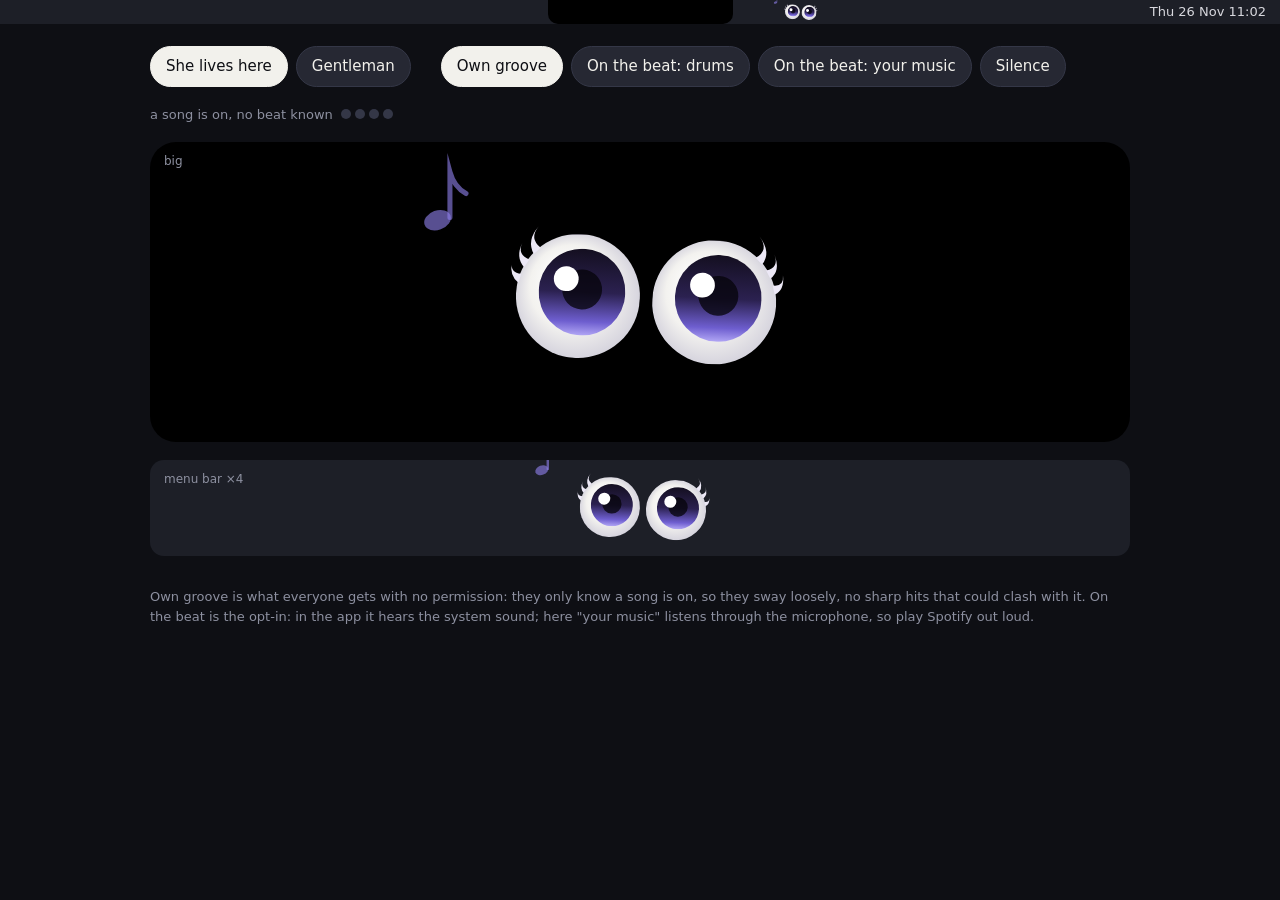
<file: roomie/lab/dance.html>
<!doctype html>
<html lang="en">
<head>
<meta charset="utf-8">
<meta name="viewport" content="width=device-width, initial-scale=1">
<title>Roomie dances</title>
<style>
  :root { color-scheme: dark; }
  body { margin: 0; background: #0e0f14; color: #f2f1ec; font: 500 15px/1.5 system-ui, sans-serif; }
  .bar { height: 24px; background: #1d1f27; display: flex; align-items: center; position: relative; }
  .bar .notch { position: absolute; left: 50%; top: 0; width: 185px; height: 24px; margin-left: -92px; background: #000; border-radius: 0 0 10px 10px; }
  .bar canvas { position: absolute; left: calc(50% + 115px); top: 0; width: 90px; height: 24px; }
  .bar .sys { position: absolute; right: 14px; font-size: 13px; color: #d8d8de; }
  main { max-width: 980px; margin: 0 auto; padding: 22px 20px 40px; display: grid; gap: 18px; }
  .stage { background: #000; border-radius: 26px; height: 300px; position: relative; }
  .stage canvas { width: 100%; height: 100%; display: block; }
  .zoom { background: #1d1f27; border-radius: 14px; height: 96px; position: relative; overflow: hidden; }
  .zoom canvas { width: 100%; height: 100%; display: block; }
  .tag { position: absolute; left: 14px; top: 10px; font-size: 12px; color: #8d90a0; }
  .row { display: flex; flex-wrap: wrap; gap: 8px; align-items: center; }
  button { font: inherit; color: #f2f1ec; background: #262833; border: 1px solid #343747; border-radius: 999px; padding: 8px 15px; cursor: pointer; }
  button[aria-pressed="true"], button.on { background: #f2f1ec; color: #0e0f14; border-color: #f2f1ec; }
  input[type=range] { width: 180px; }
  .note { color: #8d90a0; font-size: 13px; }
  .meter { display: inline-flex; gap: 4px; }
  .meter i { width: 10px; height: 10px; border-radius: 50%; background: #343747; }
  .meter i.on { background: #b1a6f5; }
  .hidden { position: fixed; width: 1px; height: 1px; opacity: 0; pointer-events: none; }
</style>
</head>
<body>
<div class="bar"><div class="notch"></div><canvas id="bar"></canvas><span class="sys">Thu 26 Nov  11:02</span></div>
<main>
  <div class="row">
    <button data-who="madam">Madam</button><button data-who="gentleman">Gentleman</button>
    <span style="width:14px"></span>
    <button class="mode" data-mode="groove">Own groove</button>
    <button class="mode" data-mode="drums">On the beat: drums</button>
    <button class="mode" data-mode="mic">On the beat: your music</button>
    <button class="mode" data-mode="off">Silence</button>
  </div>
  <div class="row" id="drumrow"><span class="note">Tempo</span><input id="bpm" type="range" min="70" max="170" value="112"><span id="bpmv" class="note"></span></div>
  <div class="row"><span class="note" id="status"></span><span class="meter" id="meter"><i></i><i></i><i></i><i></i></span></div>
  <div class="stage"><span class="tag">big</span><canvas id="big"></canvas></div>
  <div class="zoom"><span class="tag">menu bar ×4</span><canvas id="zoom"></canvas></div>
  <p class="note">Own groove is what everyone gets with no permission: they only know a song is on, so they sway loosely, no sharp hits that could clash with it.
  On the beat is the opt-in: in the app it hears the system sound; here "your music" listens through the microphone, so play Spotify out loud.</p>
</main>
<canvas data-roomie class="hidden"></canvas><canvas id="rain" class="hidden"></canvas>
<script src="../../site/roomie.js?v=dance1"></script>
<script>
(() => {
  const R = window.Roomie, D = Math.min(2, devicePixelRatio || 1), T = () => performance.now()/1000;
  const $ = s => document.querySelector(s);
  let mode = "groove", status = "";

  /* ---------- the beat clock: where we are, in beats; how sure we are ---------- */
  const clock = { t0: 0, period: 60/112, conf: 0 };
  const beatAt = t => (t - clock.t0)/clock.period;

  /* built-in drums, so the beat is known exactly */
  let ac = null, drumTimer = 0, nextNote = 0, step = 0;
  function audio(){ if(!ac) ac = new AudioContext(); if(ac.state === "suspended") ac.resume(); return ac; }
  function noise(c, dur){ const b = c.createBuffer(1, c.sampleRate*dur, c.sampleRate), d = b.getChannelData(0); for(let i = 0; i < d.length; i++) d[i] = Math.random()*2 - 1; const s = c.createBufferSource(); s.buffer = b; return s; }
  function kick(c, t){ const o = c.createOscillator(), g = c.createGain(); o.frequency.setValueAtTime(150, t); o.frequency.exponentialRampToValueAtTime(45, t + .12);
    g.gain.setValueAtTime(.9, t); g.gain.exponentialRampToValueAtTime(.001, t + .35); o.connect(g).connect(c.destination); o.start(t); o.stop(t + .36); }
  function snare(c, t){ const n = noise(c, .2), f = c.createBiquadFilter(), g = c.createGain(); f.type = "bandpass"; f.frequency.value = 1800;
    g.gain.setValueAtTime(.35, t); g.gain.exponentialRampToValueAtTime(.001, t + .16); n.connect(f).connect(g).connect(c.destination); n.start(t); }
  function hat(c, t, v){ const n = noise(c, .05), f = c.createBiquadFilter(), g = c.createGain(); f.type = "highpass"; f.frequency.value = 7000;
    g.gain.setValueAtTime(v, t); g.gain.exponentialRampToValueAtTime(.001, t + .04); n.connect(f).connect(g).connect(c.destination); n.start(t); }
  function bass(c, t, f0){ const o = c.createOscillator(), g = c.createGain(); o.type = "triangle"; o.frequency.value = f0;
    g.gain.setValueAtTime(.18, t); g.gain.exponentialRampToValueAtTime(.001, t + .22); o.connect(g).connect(c.destination); o.start(t); o.stop(t + .25); }
  function startDrums(){ const c = audio(); stopDrums(); const bpm = +$("#bpm").value; clock.period = 60/bpm;
    nextNote = c.currentTime + .1; step = 0; clock.ctx0 = nextNote; clock.t0 = T() + .1; clock.conf = 1;
    drumTimer = setInterval(() => { const c = ac, sp = clock.period/2;
      while(nextNote < c.currentTime + .15){ const beat = step % 8;
        if(beat % 2 === 0) hat(c, nextNote, .12); else hat(c, nextNote, .06);
        if(beat === 0 || beat === 5) kick(c, nextNote); if(beat === 2 || beat === 6) snare(c, nextNote);
        if(beat === 3 || beat === 7) bass(c, nextNote, [55, 65, 49, 73][Math.floor(step/8) % 4]);
        nextNote += sp; step++; } }, 25); }
  function stopDrums(){ clearInterval(drumTimer); drumTimer = 0; }

  /* your music through the microphone: onsets -> tempo by autocorrelation -> phase by a comb */
  let mic = null, an = null, spec = null, prev = null, env = [], lastEst = 0;
  async function startMic(){ const c = audio();
    try { mic = await navigator.mediaDevices.getUserMedia({ audio: { echoCancellation: false, noiseSuppression: false, autoGainControl: false } }); }
    catch(e){ status = "No microphone: " + e.message; return; }
    an = c.createAnalyser(); an.fftSize = 1024; an.smoothingTimeConstant = 0; c.createMediaStreamSource(mic).connect(an);
    spec = new Float32Array(an.frequencyBinCount); prev = null; env = []; clock.conf = 0; }
  function stopMic(){ if(mic) mic.getTracks().forEach(t => t.stop()); mic = null; an = null; }
  function listen(t){
    if(!an) return; an.getFloatFrequencyData(spec);
    const hz = ac.sampleRate/an.fftSize, lo = Math.round(30/hz), hi = Math.round(4000/hz);
    let flux = 0; const mag = spec.map(db => Math.pow(10, db/20));
    if(prev) for(let i = lo; i < hi; i++){ const d = mag[i] - prev[i]; if(d > 0) flux += d*(i < 200/hz ? 3 : 1); }
    prev = mag; env.push([t, flux]); while(env.length && t - env[0][0] > 8) env.shift();
    if(t - lastEst > .5 && env.length > 200){ lastEst = t; estimate(t); } }
  function estimate(t){
    /* resample the onset strength at 100 Hz, take the part above its running mean */
    const N = 800, dt = .01, x = new Float32Array(N); let j = 0;
    for(let k = 0; k < N; k++){ const tk = t - 8 + k*dt; while(j < env.length - 1 && env[j + 1][0] <= tk) j++; x[k] = env[j][1]; }
    const mean = x.reduce((a, b) => a + b, 0)/N; for(let k = 0; k < N; k++) x[k] = Math.max(0, x[k] - mean);
    let best = 0, bestLag = 0, zero = 0; for(let k = 0; k < N; k++) zero += x[k]*x[k];
    if(zero < 1e-9){ clock.conf *= .8; return; }
    for(let lag = 35; lag <= 86; lag++){ let s = 0; for(let k = lag; k < N; k++) s += x[k]*x[k - lag];
      const bpm = 6000/lag, w = Math.exp(-Math.pow(Math.log2(bpm/115), 2)*1.4); s *= w;
      if(s > best){ best = s; bestLag = lag; } }
    const period = bestLag*dt; let bestPh = 0, bestS = -1;
    for(let ph = 0; ph < bestLag; ph++){ let s = 0; for(let k = N - 1 - ph; k >= 0; k -= bestLag) s += x[k] + .5*(x[k - 1] || 0) + .5*(x[k + 1] || 0); if(s > bestS){ bestS = s; bestPh = ph; } }
    const lastBeat = t - bestPh*dt, conf = Math.min(1, best/zero*2.2);
    /* glide, don't jump: keep the running beat count, nudge period and phase */
    if(clock.conf < .2 || Math.abs(period - clock.period) > .06){ clock.period = period; clock.t0 = lastBeat; }
    else { clock.period += (period - clock.period)*.3; const b = beatAt(lastBeat), err = b - Math.round(b); clock.t0 += err*clock.period*.35; }
    clock.conf += (conf - clock.conf)*.5; }

  /* ---------- the dance: beats in, a look out ---------- */
  const ease = x => x < 0 ? 0 : x > 1 ? 1 : x*x*(3 - 2*x);
  function dance(t, who, on){
    const madam = who === "madam";
    const look = { l: base(), r: base(), tear: null, hop: 0, squash: 0, tilt: 0, dx: 0 };
    function base(){ return { px: 0, py: -.1, pupil: .42, up: 0, ang: 0, closed: null, spiral: 0, spin: 0, heart: 0 }; }
    if(mode === "off" || !on) return look;
    const beat = mode === "groove" ? t*1.55 : beatAt(t);          /* groove: a loose ~93 bpm sway, never a hit */
    const b = beat, ph = ((b % 1) + 1) % 1, bar = Math.floor(b/4), inBar = ((b % 4) + 4) % 4;
    const sure = mode === "groove" ? 0 : ease((clock.conf - .25)/.4);
    const hit = Math.exp(-ph*7)*sure;                                   /* a sharp accent right on the beat, only when sure */
    const soft = .5 - .5*Math.cos(ph*Math.PI*2);                        /* the loose, always-safe part */
    const set = (k, v) => { look.l[k] = v; look.r[k] = v; };
    if(madam){
      /* half time: one side per two beats, a small bounce down on every beat; the gaze rides along, it doesn't dart */
      const sway = Math.sin(Math.PI*b/2);
      look.tilt = .13*sway; look.dx = 1.6*sway;
      look.hop = .9*hit - .5*(1 - hit)*sure*Math.min(1, ph*3) + .6*soft*(1 - sure);   /* down on the beat, back up after */
      look.squash = .3*hit;
      set("px", .35*sway); set("py", -.15);
      set("pupil", .42 + .07*hit); set("up", -.05);
      const phrase = ((bar % 8) + 8) % 8;
      if(((phrase === 1 || phrase === 3) && inBar >= 2) || (phrase === 6 && inBar >= 1)) set("closed", "joy");   /* feeling it: three times a phrase */
      if(phrase === 7) { set("heart", .78 + .3*hit + .08*soft); set("up", -.25); }   /* hearts that beat with the song */
      if(phrase === 5 && inBar >= 3 && inBar < 3.5) look.r.closed = "blink";       /* a wink at you on the last beat */
    } else {
      look.tilt = .07*Math.sin(Math.PI*b/2);                             /* a slow, dignified sway */
      look.dx = 1.2*Math.sin(Math.PI*b/2);
      look.hop = 1.1*hit + .5*soft*(1 - sure);                           /* a small nod down on the beat */
      look.squash = .14*hit;
      set("px", .3*Math.sin(Math.PI*b/2)); set("py", -.05);
      set("up", -.12 - .1*soft*(1 - sure) - .14*hit); set("pupil", .42 + .05*hit);   /* his usual lids, lifting a touch on the beat: awake, enjoying it */
      const phrase = ((bar % 8) + 8) % 8;
      if(((phrase === 1 || phrase === 3 || phrase === 5) && inBar >= 2) || phrase === 7) set("closed", "joy");   /* savouring: often, and a whole bar at the end */
      if(phrase === 6 && inBar < 2){ look.l.up = -.45; look.l.px = .5; look.r.px = .5; }   /* one brow up: rather good, this */
    }
    look.beat = beat; look.who = who; look.period = mode === "groove" ? 1/1.55 : clock.period;
    return look; }

  /* a quiet note now and then: one every two beats for her, every four for him; it floats up beside them and fades.
     Deterministic from the beat count, so the app can draw the same thing from its clock (like the z's) */
  const NOTE_C = { madam: ["#8f80eb", "#cd6766", "#f2f1ec"], gentleman: ["#f2f1ec", "#9fb0c4", "#8f80eb"] };
  function eighth(g, x, y, s, beamed){
    const head = (hx, hy) => { g.save(); g.translate(hx, hy); g.rotate(-.35); g.beginPath(); g.ellipse(0, 0, s*.3, s*.21, 0, 0, Math.PI*2); g.fill(); g.restore(); };
    g.lineWidth = s*.11; g.lineCap = "round";
    if(!beamed){ head(x, y); g.beginPath(); g.moveTo(x + s*.27, y - s*.06); g.lineTo(x + s*.27, y - s*1.05);
      g.quadraticCurveTo(x + s*.36, y - s*.72, x + s*.62, y - s*.58); g.stroke(); }
    else { const w = s*.62; head(x, y); head(x + w, y - s*.12);
      g.beginPath(); g.moveTo(x + s*.27, y - s*.06); g.lineTo(x + s*.27, y - s*1.02); g.moveTo(x + w + s*.27, y - s*.18); g.lineTo(x + w + s*.27, y - s*1.14); g.stroke();
      g.lineWidth = s*.2; g.lineCap = "butt"; g.beginPath(); g.moveTo(x + s*.22, y - s*1.0); g.lineTo(x + w + s*.32, y - s*1.12); g.stroke(); } }
  function notes(g, cx, cy, R0, look){
    if(look.beat == null) return;
    const every = look.who === "madam" ? 2 : 4, life = 1.7, cols = NOTE_C[look.who];
    const last = Math.floor(look.beat/every);
    for(let i = last - 3; i <= last; i++){
      const age = (look.beat - i*every)*look.period; if(age < 0 || age > life) continue;
      const u = age/life, side = (i & 1) ? 1 : -1, s = R0*(.62 + .18*u);
      const x = cx + side*R0*(2.55 + .5*u) + Math.sin(u*Math.PI*2)*R0*.18 - s*.3, y = cy - R0*(.25 + 1.5*u);
      g.save(); g.globalAlpha = .85*Math.min(1, u*6)*Math.min(1, (1 - u)*2.2);
      g.fillStyle = g.strokeStyle = cols[((i % 3) + 3) % 3]; eighth(g, x, y, s, (i % 4) === 3); g.restore(); } }

  /* ---------- drawing ---------- */
  function fit(cv){ const b = cv.getBoundingClientRect(); const w = Math.round(b.width*D), h = Math.round(b.height*D);
    if(cv.width !== w || cv.height !== h){ cv.width = w; cv.height = h; } const g = cv.getContext("2d"); g.setTransform(D, 0, 0, D, 0, 0); g.clearRect(0, 0, b.width, b.height); return [g, b.width, b.height]; }
  function put(g, cx, cy, R0, look){ g.save(); g.translate(cx + look.dx*R0/7.5, cy); g.rotate(look.tilt); g.translate(-cx, -cy); R.drawFace(g, cx, cy, R0, look); g.restore(); notes(g, cx, cy, R0, look); }
  const meter = [...document.querySelectorAll("#meter i")];
  function frame(){
    const t = T(); listen(t);
    /* the drums are heard later than they are scheduled (Bluetooth: up to a quarter second): pin beat 0 to when it leaves the speakers */
    if(mode === "drums" && ac && ac.getOutputTimestamp){ const ts = ac.getOutputTimestamp();
      if(ts.contextTime > 0 && ts.performanceTime > 0) clock.t0 = ts.performanceTime/1000 + (clock.ctx0 - ts.contextTime); }
    const on = mode !== "off" && (mode !== "mic" || an);
    const look = dance(t, R.who, on);
    if(mode === "drums" || mode === "mic"){ const b = beatAt(t), k = ((Math.floor(b) % 4) + 4) % 4; meter.forEach((m, i) => m.classList.toggle("on", i === k && clock.conf > .25)); }
    else meter.forEach(m => m.classList.remove("on"));
    if(mode === "mic" && an) status = `hearing ${Math.round(60/clock.period)} bpm, sure ${Math.round(clock.conf*100)}%`;
    $("#status").textContent = status;
    let [g, w, h] = fit($("#big")); put(g, w/2, h/2 + 6, 62, look);
    [g, w, h] = fit($("#bar")); put(g, w/2, h/2, 16/2*.94, look);
    [g, w, h] = fit($("#zoom")); put(g, w/2, h/2, 16/2*.94*4, look);
    requestAnimationFrame(frame); }

  function setMode(m){ mode = m; stopDrums(); if(m !== "mic") stopMic(); status = "";
    document.querySelectorAll(".mode").forEach(b => b.classList.toggle("on", b.dataset.mode === m));
    $("#drumrow").style.display = m === "drums" ? "" : "none";
    if(m === "drums") startDrums(); if(m === "mic") { status = "allow the microphone, then play music out loud"; startMic(); }
    if(m === "groove") status = "a song is on, no beat known"; }
  document.querySelectorAll(".mode").forEach(b => b.addEventListener("click", () => setMode(b.dataset.mode)));
  const bv = () => $("#bpmv").textContent = $("#bpm").value + " bpm"; bv();
  $("#bpm").addEventListener("input", () => { bv(); if(mode === "drums") startDrums(); });
  setMode("groove"); requestAnimationFrame(frame);
})();
</script>
</body>
</html>
</file>
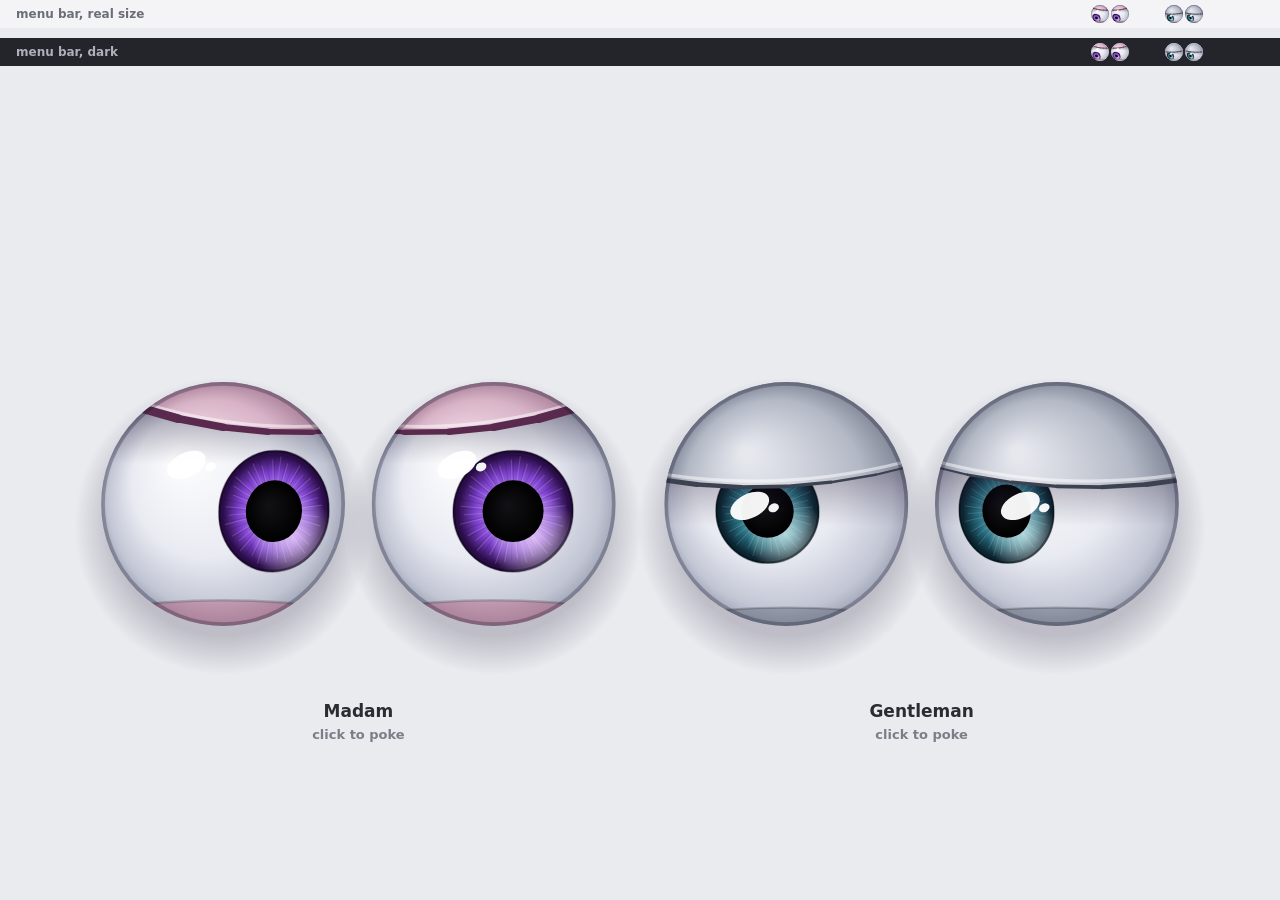
<file: roomie/lab/eyeballs.html>
<!doctype html>
<html lang="en">
<head>
<meta charset="utf-8">
<meta name="viewport" content="width=device-width, initial-scale=1">
<title>Roomie eyes lab</title>
<style>
  html, body{ margin:0; height:100%; overflow:hidden; background:#e9ebef; font:600 14px/1.3 ui-rounded, -apple-system, system-ui, sans-serif; color:#2a2c33; }
  canvas{ position:fixed; inset:0; width:100%; height:100%; display:block; cursor:crosshair; }
</style>
</head>
<body>
<canvas id="c"></canvas>
<script>
/* =====================================================================
   Roomie eyes, the way code is good at them (lab, 2026-11-19).
   Not drawn eyes: eyeballs. A lit sphere with a wet highlight that stays
   put while the iris rolls under it; the iris lies on the sphere, so it
   foreshortens into an ellipse when he looks aside; fibres in the iris;
   pupils that open when the pointer comes near; lids that are skin over
   the ball and follow the gaze down; both eyes turn in toward a near
   pointer. Character comes from shape and motion, no accessories:
     MADAM      open lids tilted up at the outer corner, a big iris, quick
                darting looks, now and then a double blink and a glance away
     GENTLEMAN  heavy half-lowered lids, a smaller iris, slow dignified
                looks (he only moves his eyes for something worth it), rare blinks
   Everything here is circles, ellipses, gradients and clips, so it ports
   one to one to Core Graphics in the Mac app.
   ===================================================================== */
const cv = document.getElementById("c"), g = cv.getContext("2d");
let W = 0, H = 0, D = 1;
function fit(){ D = Math.min(2, devicePixelRatio || 1); W = innerWidth; H = innerHeight; cv.width = W*D; cv.height = H*D; }
addEventListener("resize", fit); fit();
const P = { x:W/2, y:H*.62, t:0 };
addEventListener("pointermove", e => { P.x = e.clientX; P.y = e.clientY; P.t = performance.now(); });

const CH = {
  madam: { name:"Madam", iris:["#2a0d48", "#7c3fcc", "#c99bff", "#f4dcff"], irisR:.5, lid:["#f6e3ec", "#d8b3c7", "#a77f97"], edge:"#5a2a4e", liner:3.2,
           rest:.1, tilt:.16, lower:.12, k:520, c:30, lazy:.035, blink:[1.8, 4.2], double:.35, wander:true },
  gent:  { name:"Gentleman", iris:["#0b2430", "#256b7d", "#7cc7cf", "#d6f6f6"], irisR:.43, lid:["#e6e8ee", "#b3b8c5", "#7f8596"], edge:"#3d4250", liner:1.6,
           rest:.36, tilt:-.06, lower:.06, k:190, c:21, lazy:.16, blink:[4, 7.5], double:0, wander:false },
};
function pair(who, size){ return { who, size, cx:0, cy:0, eyes:[0, 1].map(() => ({ a:0, b:0, va:0, vb:0, ta:0, tb:0 })),
  pupil:.42, blinkAt:performance.now() + 1500, blinkT:-1, twice:false, wince:0, glance:null, glanceAt:performance.now() + 5000 }; }
const pairs = [pair("madam", 1), pair("gent", 1), pair("madam", 0), pair("gent", 0), pair("madam", -1), pair("gent", -1)];

/* ---------- one eye ----------
   a, b: where it looks, as yaw and pitch in radians. right: the eye on the viewer's right. */
function eye(cx, cy, R, ch, a, b, right, st, dark){
  const s = right ? 1 : -1;
  g.save(); g.translate(cx, cy);
  /* the ball sits in the face: a soft shadow under it */
  if(R > 30){ const sh = g.createRadialGradient(0, R*.18, R*.9, 0, R*.18, R*1.22); sh.addColorStop(0, "rgba(40,30,60,.22)"); sh.addColorStop(1, "rgba(40,30,60,0)");
    g.fillStyle = sh; g.beginPath(); g.arc(0, R*.18, R*1.22, 0, 7); g.fill(); }
  const squash = 1 - .05*st.close - .06*st.wince;
  g.scale(1 + .03*st.wince, squash);
  g.save(); g.beginPath(); g.arc(0, 0, R, 0, 7); g.clip();
  /* the white: lit from the top left, darker toward the rim */
  const wg = g.createRadialGradient(-R*.32, -R*.38, R*.1, 0, 0, R*1.02);
  wg.addColorStop(0, "#fbfbfd"); wg.addColorStop(.55, "#e9ebf2"); wg.addColorStop(.88, "#c2c6d4"); wg.addColorStop(1, "#9ea3b5");
  g.fillStyle = wg; g.fillRect(-R, -R, 2*R, 2*R);
  /* the iris lies on the ball: its centre is where the gaze meets the sphere, and it flattens toward the edge */
  const ix = Math.sin(a)*Math.cos(b)*R, iy = Math.sin(b)*R, tilt = Math.atan2(iy, ix), off = Math.min(.999, Math.hypot(ix, iy)/R), fore = Math.sqrt(1 - off*off);
  const ri = R*ch.irisR;
  g.save(); g.translate(ix, iy); g.rotate(tilt); g.scale(Math.max(.25, fore), 1); g.rotate(-tilt);
  g.beginPath(); g.arc(0, 0, ri, 0, 7); g.save(); g.clip();
  const ig = g.createRadialGradient(0, 0, ri*.2, 0, 0, ri);
  ig.addColorStop(0, ch.iris[2]); ig.addColorStop(.55, ch.iris[1]); ig.addColorStop(.9, ch.iris[0]); ig.addColorStop(1, ch.iris[0]);
  g.fillStyle = ig; g.fillRect(-ri, -ri, 2*ri, 2*ri);
  /* fibres, from the pupil out */
  if(R > 14){ g.lineCap = "round";
    for(let k = 0; k < 64; k++){ const an = k/64*Math.PI*2 + (k % 3)*.03, r0 = ri*(.34 + (k % 4)*.03), r1 = ri*(.78 + (k % 5)*.03);
      g.strokeStyle = k % 2 ? "rgba(255,255,255,.16)" : "rgba(0,0,0,.14)"; g.lineWidth = Math.max(.6, ri*.018);
      g.beginPath(); g.moveTo(Math.cos(an)*r0, Math.sin(an)*r0); g.lineTo(Math.cos(an)*r1, Math.sin(an)*r1); g.stroke(); } }
  /* the light that comes through the cornea and lands on the far side of the iris */
  const cg = g.createRadialGradient(ri*.35, ri*.45, 0, ri*.35, ri*.45, ri*.75); cg.addColorStop(0, ch.iris[3]); cg.addColorStop(1, "rgba(255,255,255,0)");
  g.globalAlpha = .75; g.fillStyle = cg; g.fillRect(-ri, -ri, 2*ri, 2*ri); g.globalAlpha = 1;
  /* the pupil */
  const pr = ri*st.pupil, pg = g.createRadialGradient(-pr*.2, -pr*.2, 0, 0, 0, pr); pg.addColorStop(0, "#121216"); pg.addColorStop(1, "#000");
  g.fillStyle = pg; g.beginPath(); g.arc(0, 0, pr, 0, 7); g.fill();
  g.restore();
  g.strokeStyle = "rgba(0,0,0,.35)"; g.lineWidth = Math.max(.6, ri*.05); g.beginPath(); g.arc(0, 0, ri*.985, 0, 7); g.stroke();
  g.restore();
  /* the wet highlight stays where the light is, whatever the eye does */
  /* lids: skin over the ball. The upper lid follows the gaze down, and closes in a blink */
  const up = Math.min(1, ch.rest + Math.max(0, b)*.22 + st.close*(1 - ch.rest) + st.wince*.7 - Math.max(0, -b)*.12);
  const low = Math.min(1, ch.lower + Math.max(0, -b)*.25 + st.wince*.3);
  const yU = -R + up*2*R*.98 + (st.close > .98 ? R*.04 : 0), lean = s*ch.tilt*R, bow = R*.32*(1 - up*.6);
  const yL = R - low*2*R*.5;
  /* the upper lid's shadow on the ball */
  const shg = g.createLinearGradient(0, yU, 0, yU + R*.45); shg.addColorStop(0, "rgba(30,20,50,.35)"); shg.addColorStop(1, "rgba(30,20,50,0)");
  g.fillStyle = shg; g.fillRect(-R, yU - R*.1, 2*R, R*.6);
  const lidPath = () => { g.beginPath(); g.moveTo(-R*1.1, -R*1.2); g.lineTo(R*1.1, -R*1.2); g.lineTo(R*1.1, yU - lean); g.quadraticCurveTo(0, yU + bow, -R*1.1, yU + lean); g.closePath(); };
  const lg = g.createRadialGradient(-R*.32, -R*.42, R*.05, 0, 0, R*1.02); lg.addColorStop(0, ch.lid[0]); lg.addColorStop(.7, ch.lid[1]); lg.addColorStop(1, ch.lid[2]);
  lidPath(); g.fillStyle = lg; g.fill();
  if(R > 14){ g.save(); lidPath(); g.clip();
    g.strokeStyle = "rgba(255,255,255,.5)"; g.lineWidth = R*.025; g.beginPath(); g.moveTo(R*1.1, yU - lean - R*.05); g.quadraticCurveTo(0, yU + bow - R*.05, -R*1.1, yU + lean - R*.05); g.stroke();
    g.restore(); }
  /* the lid's edge: a line that is thicker toward the outer corner */
  g.lineCap = "round";
  for(let k = 0; k < 6; k++){ const t0 = k/6, t1 = (k + 1)/6, q = (t) => { const x0 = -R*1.1, x1 = R*1.1, y0 = yU + lean, y1 = yU - lean, cx = 0, cy = yU + bow;
      return [(1 - t)*(1 - t)*x0 + 2*(1 - t)*t*cx + t*t*x1, (1 - t)*(1 - t)*y0 + 2*(1 - t)*t*cy + t*t*y1]; };
    const outer = right ? (t0 + t1)/2 : 1 - (t0 + t1)/2;
    g.strokeStyle = ch.edge; g.lineWidth = Math.max(.8, R*.018*ch.liner*(.55 + outer*.9)); const [x0, y0] = q(t0), [x1, y1] = q(t1);
    g.beginPath(); g.moveTo(x0, y0); g.lineTo(x1, y1); g.stroke(); }
  /* the lower lid */
  if(low > .02){ const lg2 = g.createRadialGradient(-R*.32, -R*.42, R*.05, 0, 0, R*1.02); lg2.addColorStop(0, ch.lid[0]); lg2.addColorStop(.7, ch.lid[1]); lg2.addColorStop(1, ch.lid[2]);
    g.beginPath(); g.moveTo(-R*1.1, R*1.2); g.lineTo(R*1.1, R*1.2); g.lineTo(R*1.1, yL); g.quadraticCurveTo(0, yL - R*.18, -R*1.1, yL); g.closePath(); g.fillStyle = lg2; g.fill();
    g.strokeStyle = "rgba(0,0,0,.18)"; g.lineWidth = Math.max(.6, R*.02); g.beginPath(); g.moveTo(R*1.1, yL); g.quadraticCurveTo(0, yL - R*.18, -R*1.1, yL); g.stroke(); }
  g.restore();
  /* the wet highlight, on top, kept inside the open part of the eye */
  if(st.close < .6){ g.save(); g.beginPath(); g.arc(0, 0, R*.97, 0, 7); g.clip();
    g.beginPath(); g.rect(-R, yU + bow*.4 + R*.06, 2*R, Math.max(0, yL - (yU + bow*.4) - R*.12)); g.clip();
    const hy = Math.max(-R*.32, yU + bow*.5 + R*.16);
    g.translate(-R*.3, hy); g.rotate(-.45);
    g.fillStyle = "rgba(255,255,255,.95)"; g.beginPath(); g.ellipse(0, 0, R*.17, R*.1, 0, 0, 7); g.fill();
    g.beginPath(); g.ellipse(R*.17, R*.1, R*.045, R*.035, 0, 0, 7); g.fill();
    g.restore(); }
  /* the rim of the ball */
  g.strokeStyle = dark ? "rgba(255,255,255,.35)" : "rgba(20,20,40,.28)"; g.lineWidth = Math.max(.7, R*.03); g.beginPath(); g.arc(0, 0, R - g.lineWidth/2, 0, 7); g.stroke();
  g.restore();
}

/* ---------- the pairs: where they look and how they move ---------- */
let last = performance.now();
function frame(now){
  const dt = Math.max(0, Math.min(.033, (now - last)/1000)); last = now;
  /* the pane can open at zero size: wait for a real one */
  if(innerWidth !== W || innerHeight !== H) fit();
  if(W < 50 || H < 50){ requestAnimationFrame(frame); return; }
  g.setTransform(D, 0, 0, D, 0, 0); g.clearRect(0, 0, W, H);
  /* two menu bars at the top, light and dark, with the eyes at their real size */
  const barH = 28;
  g.fillStyle = "#f4f4f6"; g.fillRect(0, 0, W, barH); g.fillStyle = "#24252b"; g.fillRect(0, barH + 10, W, barH);
  g.fillStyle = "#6b6e78"; g.font = "600 12px ui-rounded, -apple-system, system-ui"; g.textAlign = "left";
  g.fillText("menu bar, real size", 16, 18); g.fillStyle = "#aeb1bb"; g.fillText("menu bar, dark", 16, barH + 28);
  g.textAlign = "center";
  const big = Math.min(W/10.5, H/5.2);
  for(const p of pairs){
    const ch = CH[p.who], small = p.size !== 1, R = small ? 9 : big;
    const left = p.who === "madam";
    p.cx = small ? W - (left ? 170 : 96) : W*(left ? .28 : .72); p.cy = p.size === 0 ? barH/2 : p.size === -1 ? barH + 10 + barH/2 : H*.56;
    const gap = R*.22, centres = [[p.cx - R - gap/2, p.cy], [p.cx + R + gap/2, p.cy]];
    /* blinking: hers sometimes twice, his rarely */
    let close = 0;
    if(now > p.blinkAt && p.blinkT < 0){ p.blinkT = now; p.twice = Math.random() < ch.double; }
    if(p.blinkT >= 0){ const t = (now - p.blinkT)/1000, dur = .32;
      close = t < .1 ? t/.1 : t < .14 ? 1 : Math.max(0, 1 - (t - .14)/.18);
      if(t > dur){ if(p.twice){ p.twice = false; p.blinkT = now; } else { p.blinkT = -1; p.blinkAt = now + 1000*(ch.blink[0] + Math.random()*(ch.blink[1] - ch.blink[0])); } } }
    p.wince = Math.max(0, p.wince - dt*2.2);
    /* she glances away now and then, as if something caught her eye */
    if(ch.wander && now > p.glanceAt){ p.glance = { a:(Math.random() - .5)*1.1, b:(Math.random() - .6)*.6, until:now + 500 + Math.random()*400 }; p.glanceAt = now + 4000 + Math.random()*5000; }
    if(p.glance && now > p.glance.until) p.glance = null;
    /* pupils open when the pointer comes close, close when poked */
    const dist = Math.hypot(P.x - p.cx, P.y - p.cy), near = Math.max(0, 1 - dist/(R*9));
    const pT = .36 + .2*near - .16*p.wince; p.pupil += (pT - p.pupil)*Math.min(1, dt*6);
    for(let i = 0; i < 2; i++){
      const e = p.eyes[i], [ex, ey] = centres[i];
      /* each eye aims at the pointer from where it sits, so near the pointer they turn in */
      const depth = Math.max(R*7.5, 420), lim = small ? .45 : .72;
      let ta = Math.max(-lim, Math.min(lim, Math.atan2(P.x - ex, depth))), tb = Math.max(-lim, Math.min(lim, Math.atan2(P.y - ey, depth)));
      if(p.glance){ ta = p.glance.a; tb = p.glance.b; }
      if(now - P.t > 6000){ ta *= .3; tb = tb*.3 + .15; }
      /* he only moves his eyes for something worth it: small changes are ignored */
      if(Math.hypot(ta - e.ta, tb - e.tb) > ch.lazy){ e.ta = ta; e.tb = tb; }
      e.va += (ch.k*(e.ta - e.a) - ch.c*e.va)*dt; e.vb += (ch.k*(e.tb - e.b) - ch.c*e.vb)*dt;
      e.a += e.va*dt; e.b += e.vb*dt;
      const tremor = small ? 0 : .004*Math.sin(now/37 + i*2);
      eye(ex, ey, R, ch, e.a + tremor, e.b, i === 1, { close, wince:p.wince, pupil:p.pupil }, p.size === -1);
    }
    if(!small){ g.fillStyle = "#2a2c33"; g.font = "700 17px ui-rounded, -apple-system, system-ui"; g.fillText(ch.name, p.cx, p.cy + R*1.75);
      g.fillStyle = "#7b7e88"; g.font = "600 13px ui-rounded, -apple-system, system-ui"; g.fillText("click to poke", p.cx, p.cy + R*1.75 + 22); }
  }
  requestAnimationFrame(frame);
}
requestAnimationFrame(frame);
addEventListener("pointerdown", e => { for(const p of pairs){ if(Math.hypot(e.clientX - p.cx, e.clientY - p.cy) < (p.size === 1 ? Math.min(W/10.5, H/5.2)*2.6 : 26)) p.wince = 1; } });
window.lab = { pairs, P };
</script>
</body>
</html>
</file>
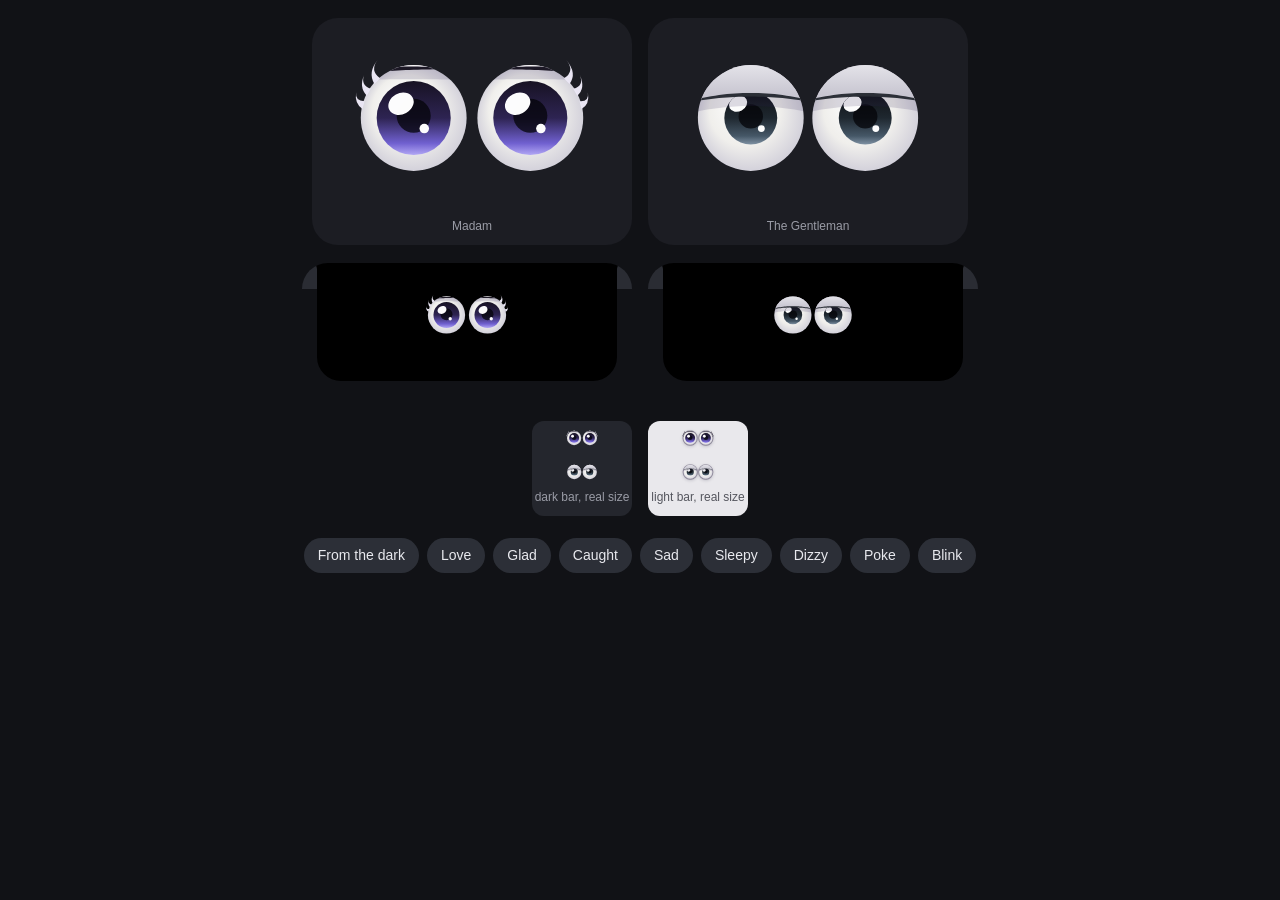
<file: roomie/lab/eyes-v2.html>
<!doctype html>
<html lang="en">
<head>
<meta charset="utf-8">
<meta name="viewport" content="width=device-width, initial-scale=1">
<title>Eyes v2</title>
<style>
  :root { color-scheme: dark; }
  html, body { margin: 0; background: #111216; color: #d9dadf; font: 14px/1.4 -apple-system, BlinkMacSystemFont, "Helvetica Neue", sans-serif; }
  .row { display: flex; gap: 16px; justify-content: center; flex-wrap: wrap; padding: 18px 16px 0; }
  figure { margin: 0; border-radius: 26px; overflow: hidden; background: #1c1d23; }
  figure.pill { background: transparent; }
  figure.barD { background: #24262d; border-radius: 12px; }
  figure.barL { background: #e9e8ec; border-radius: 12px; }
  figcaption { text-align: center; font-size: 12px; color: #9a9ca6; padding: 0 0 10px; }
  figure.barL figcaption { color: #55565e; }
  canvas { display: block; margin: 0 auto; }
  .ctl { display: flex; gap: 8px; justify-content: center; flex-wrap: wrap; padding: 22px 16px 40px; }
  button { font: inherit; color: #e8e9ee; background: #2c2f37; border: 0; border-radius: 999px; padding: 8px 14px; cursor: pointer; }
  button:hover { background: #3a3d47; }
</style>
</head>
<body>
<div class="row">
  <figure><canvas id="bigM"></canvas><figcaption>Madam</figcaption></figure>
  <figure><canvas id="bigG"></canvas><figcaption>The Gentleman</figcaption></figure>
</div>
<div class="row">
  <figure class="pill"><canvas id="pillM"></canvas></figure>
  <figure class="pill"><canvas id="pillG"></canvas></figure>
</div>
<div class="row">
  <figure class="barD"><canvas id="barDM"></canvas><canvas id="barDG"></canvas><figcaption>dark bar, real size</figcaption></figure>
  <figure class="barL"><canvas id="barLM"></canvas><canvas id="barLG"></canvas><figcaption>light bar, real size</figcaption></figure>
</div>
<div class="ctl">
  <button data-act="appear">From the dark</button>
  <button data-act="love">Love</button>
  <button data-act="glad">Glad</button>
  <button data-act="caught">Caught</button>
  <button data-act="sad">Sad</button>
  <button data-act="sleepy">Sleepy</button>
  <button data-act="dizzy">Dizzy</button>
  <button data-act="poke">Poke</button>
  <button data-act="blink">Blink</button>
</div>
<script>
/* v2: no outline. A soft white ball, lit from the top left; a glossy iris (dark above, lighter below) with two crisp
   white spots that stay where the light is; lids of the ball's own colour that cast a little shadow. Madam: a big
   violet iris, a liner on her lid's edge and three curled lashes. The Gentleman: a smaller slate iris, a heavy lid.
   Motion: springs that overshoot a touch, the ball squashing as it blinks, a little wind-up before a feeling. */
const DPR = Math.max(1, window.devicePixelRatio || 1);
const RED = ["#e59392", "#c45a59"], TEAR = "#3991d3";
const WHO = {
  madam: { k: 300, c: 19, rest: 0.04, iris: 0.7, irisC: ["#140f20", "#2b2150", "#6e5ecf", "#b1a6f5"], spotBig: 0.25, gap: 0.2, glance: [0.8, 2.2], lashes: true },
  gentleman: { k: 120, c: 15, rest: 0.33, iris: 0.5, irisC: ["#0b0d11", "#1c252d", "#435565", "#7d90a2"], spotBig: 0.18, gap: 0.16, glance: [2.0, 4.6], lashes: false },
};
function spring(v) { return { x: v, t: v, v: 0 }; }
function step(s, dt, k, c) { s.v += (k*(s.t - s.x) - c*s.v)*dt; s.x += s.v*dt; }
function makeState(who) {
  const eye = () => ({ top: spring(WHO[who].rest), tilt: spring(0), bot: spring(0), pup: spring(1) });
  return { who, eyes: [eye(), eye()], gx: spring(0), gy: spring(0), size: spring(1), heart: spring(0), spiral: spring(0), glad: spring(0),
           squash: spring(0), blinkS: spring(0), fade: spring(1), tear: 0, blinkUntil: 0, nextBlink: 1 + Math.random()*2, nextGlance: 1, scene: null, u: 0, t: 0, line: 0 };
}
const S = { madam: makeState("madam"), gentleman: makeState("gentleman") };
let mouse = { x: innerWidth/2, y: 260 };
addEventListener("pointermove", e => { mouse = { x: e.clientX, y: e.clientY }; });

function rest(st) { const w = WHO[st.who];
  st.eyes.forEach(e => { e.top.t = w.rest; e.tilt.t = 0; e.bot.t = 0; e.pup.t = 1; });
  st.size.t = 1; st.heart.t = 0; st.spiral.t = 0; st.glad.t = 0; st.tear = 0; st.fade.t = 1; st.line = 0; }
function lookAt(st, el) { const r = el.getBoundingClientRect(), dx = mouse.x - (r.left + r.width/2), dy = mouse.y - (r.top + r.height/2);
  const d = Math.max(1, Math.hypot(dx, dy)), f = Math.min(1, d/320); st.gx.t = dx/d*f; st.gy.t = dy/d*f; }
/* a wind-up: shrink a touch, then spring past full size */
function pop(st, amount = 0.14) { st.size.x = 1 - amount*0.5; st.size.v = 0; st.size.t = 1; st.size.v = amount*30; }

const SCENES = {
  appear(st, u) {                                   /* out of the dark: the shut eyes fade in, then open with a pop */
    if (u < 0.02) { st.fade.x = 0; st.fade.t = 0; }
    if (u > 0.05) st.fade.t = 1;
    st.blinkUntil = u < 0.75 ? st.t + 0.05 : 0;
    if (u > 0.75 && u < 0.78) pop(st, 0.16);
    return u < 1.6; },
  love(st, u) {
    if (u < 0.02) pop(st, 0.2);
    const beat = [0.85, 1.1, 1.55, 1.8].reduce((a, b) => { const d = u - b; return a + (d > 0 && d < 0.2 ? 0.2*Math.sin(d/0.2*Math.PI) : 0); }, 0);
    st.heart.t = u < 2.3 ? 1 + beat : 0; st.gx.t = 0; st.gy.t = 0; st.eyes.forEach(e => { e.top.t = 0; }); return u < 2.7; },
  glad(st, u) { if (u < 0.02) pop(st, 0.12); st.glad.t = u < 2.2 ? 1 : 0; return u < 2.6; },
  caught(st, u, el) {
    const m = st.who === "madam";
    if (u < 0.02) pop(st, 0.18);
    if (u < 0.8) { st.size.t = 1.06; st.eyes.forEach(e => { e.top.t = 0; e.pup.t = 0.82; }); lookAt(st, el); }
    else { st.size.t = 1;
      st.eyes.forEach((e, i) => { const left = i === 0;
        e.top.t = (m ? 0.33 : 0.42) + (left ? 0.08 : 0); e.tilt.t = 0.05; e.bot.t = left ? 0.2 : 0.14; e.pup.t = 0.88; });
      if (u > 2.6 && u < 4.4) { const p = (u - 2.6)/1.8; st.gx.t = 0; st.gy.t = Math.sin(p*Math.PI)*0.95; } else lookAt(st, el); }
    if (u > 6.1 && u < 6.45) st.blinkUntil = st.t + 0.05;
    st.line = Math.max(0, Math.min(1, (u - 1.6)/0.5)) * (u < 8.6 ? 1 : Math.max(0, 1 - (u - 8.6)/0.3));
    return u < 9; },
  sad(st, u) { st.eyes.forEach(e => { e.top.t = 0.22; e.tilt.t = -0.24; e.bot.t = 0; e.pup.t = 1.1; });
    st.gx.t = -0.15; st.gy.t = 0.6; st.tear = u > 0.5 ? (u - 0.5) % 1.4 / 1.4 : 0; return u < 4.2; },
  sleepy(st, u) { const d = 0.6 + 0.12*Math.sin(u*1.6); st.eyes.forEach(e => { e.top.t = d; e.tilt.t = -0.03; e.bot.t = 0.04; });
    st.gx.t = 0; st.gy.t = 0.5; return u < 4.4; },
  dizzy(st, u) { st.spiral.t = u < 2.6 ? 1 : 0; return u < 3; },
  poke(st, u) { if (u < 0.02) { st.squash.x = 1; st.squash.v = 0; st.squash.t = 0; st.blinkUntil = st.t + 0.12; } return u < 0.9; },
  blink(st, u) { if (u < 0.02) st.blinkUntil = st.t + 0.13; return u < 0.4; },
};

/* ---- drawing ---- */
function heartPath(w) { const p = new Path2D();
  p.moveTo(0, w*0.85); p.bezierCurveTo(-w*0.6, w*0.45, -w, w*0.2, -w, -w*0.2);
  p.bezierCurveTo(-w, -w*0.8, -w*0.2, -w*0.85, 0, -w*0.45); p.bezierCurveTo(w*0.2, -w*0.85, w, -w*0.8, w, -w*0.2);
  p.bezierCurveTo(w, w*0.2, w*0.6, w*0.45, 0, w*0.85); p.closePath(); return p; }
function lidY(R, top, tilt, x, right) { const s = right ? 1 : -1;
  return -R*1.02 + top*2.04*R + tilt*R*(-x*s/R) - (1 - Math.min(1, (x/R)**2))*R*0.1*Math.min(1, Math.max(0, top)*4); }
function lash(ctx, R, ang, len, w, s) {
  const bx = s*Math.sin(ang)*R, by = -Math.cos(ang)*R, nx = s*Math.sin(ang), ny = -Math.cos(ang), px = -ny, py = nx;
  const turn = -s*0.8, tx = bx + (nx*Math.cos(turn) - ny*Math.sin(turn))*len, ty = by + (nx*Math.sin(turn) + ny*Math.cos(turn))*len;
  const cx = bx + nx*len*0.62, cy = by + ny*len*0.62, p = new Path2D();
  p.moveTo(bx + px*w, by + py*w); p.quadraticCurveTo(cx + px*w*0.5, cy + py*w*0.5, tx, ty);
  p.quadraticCurveTo(cx - px*w*0.2, cy - py*w*0.2, bx - px*w, by - py*w); p.closePath(); ctx.fill(p); }

function drawEye(ctx, R, e, st, right, env) {
  const w = WHO[st.who], s = right ? 1 : -1, light = env === "light", tiny = R < 12;
  const blink = st.t < st.blinkUntil, top = blink ? 1.02 : Math.max(-0.1, Math.min(1.02, e.top.x));
  const lashC = light ? "#1b1724" : "#ece8f6";
  if (st.glad.x > 0.5) {
    /* glad: a crescent, the eye squeezed shut from below: thick in the middle, tapering to fine ends */
    ctx.save(); const cut = new Path2D(); cut.rect(-R*2, -R*2, R*4, R*4); cut.arc(0, R*0.8, R*0.84, 0, Math.PI*2); ctx.clip(cut, "evenodd");
    const cg = ctx.createLinearGradient(0, -R*0.35, 0, R*0.1);
    if (light) { cg.addColorStop(0, "#3a3346"); cg.addColorStop(1, "#1d1924"); } else { cg.addColorStop(0, "#ffffff"); cg.addColorStop(1, "#d9d7e1"); }
    ctx.fillStyle = cg; ctx.beginPath(); ctx.arc(0, R*0.42, R*0.78, 0, Math.PI*2); ctx.fill(); ctx.restore();
    if (w.lashes) { ctx.fillStyle = lashC; ctx.save(); ctx.translate(0, R*0.42); [1.0, 1.24].forEach((a, i) => lash(ctx, R*0.74, a, R*(0.3 - i*0.06), R*0.07, s)); ctx.restore(); }
    return; }
  const ball = new Path2D(); ball.arc(0, 0, R, 0, Math.PI*2);
  /* on a light bar a white ball needs a faint edge and a soft drop shadow, or it vanishes */
  if (light) { ctx.save(); ctx.shadowColor = "rgba(30, 25, 50, 0.28)"; ctx.shadowBlur = R*0.5; ctx.shadowOffsetY = R*0.12; ctx.fillStyle = "#fff"; ctx.fill(ball); ctx.restore(); }
  const g = ctx.createRadialGradient(-R*0.3, -R*0.38, R*0.05, 0, 0, R*1.05);
  g.addColorStop(0, "#ffffff"); g.addColorStop(0.62, "#f3f2ef"); g.addColorStop(1, "#d3d1dc");
  ctx.fillStyle = g; ctx.fill(ball);
  if (light) { ctx.strokeStyle = "rgba(38, 30, 60, 0.42)"; ctx.lineWidth = Math.max(1, R*0.1); ctx.stroke(ball); }
  ctx.save(); ctx.clip(ball);
  const gx = st.gx.x*R*0.34, gy = st.gy.x*R*0.3, ri = R*w.iris*e.pup.x;
  if (st.spiral.x > 0.05) {
    ctx.strokeStyle = w.irisC[1]; ctx.lineWidth = R*0.13; ctx.lineCap = "round"; ctx.globalAlpha = Math.min(1, st.spiral.x); ctx.beginPath();
    for (let k = 0; k <= 60; k++) { const q = k/60, a = st.t*8*s + q*Math.PI*5, rr = R*0.76*q, x = Math.cos(a)*rr, y = Math.sin(a)*rr; k ? ctx.lineTo(x, y) : ctx.moveTo(x, y); }
    ctx.stroke(); ctx.globalAlpha = 1;
  } else if (st.heart.x > 0.03) {
    const hw = R*0.74*st.heart.x; ctx.save(); ctx.translate(gx*0.3, gy*0.3 + R*0.05);
    const hg = ctx.createLinearGradient(0, -hw, 0, hw); hg.addColorStop(0, RED[0]); hg.addColorStop(1, RED[1]);
    ctx.fillStyle = hg; ctx.fill(heartPath(hw)); ctx.fillStyle = "#fff";
    ctx.beginPath(); ctx.ellipse(-hw*0.45, -hw*0.32, hw*0.2, hw*0.14, -0.6, 0, Math.PI*2); ctx.fill(); ctx.restore();
  } else {
    /* the iris: dark above, glowing lighter toward its lower rim, like glass with light coming through */
    const ig = ctx.createLinearGradient(0, gy - ri, 0, gy + ri);
    ig.addColorStop(0, w.irisC[0]); ig.addColorStop(0.5, w.irisC[1]); ig.addColorStop(0.84, w.irisC[2]); ig.addColorStop(1, w.irisC[3]);
    const iris = new Path2D(); iris.arc(gx, gy, ri, 0, Math.PI*2);
    ctx.fillStyle = ig; ctx.fill(iris);
    ctx.fillStyle = "rgba(4, 3, 8, 0.75)"; ctx.beginPath(); ctx.arc(gx, gy - ri*0.06, ri*0.46, 0, Math.PI*2); ctx.fill();
    if (!tiny) { ctx.save(); ctx.clip(iris); ctx.fillStyle = "#fff";
      const sb = R*w.spotBig*(st.tear ? 1.25 : 1);
      ctx.beginPath(); ctx.ellipse(-R*0.24 + gx*0.3, -R*0.27 + gy*0.3, sb, sb*0.8, -0.5, 0, Math.PI*2); ctx.fill();
      ctx.beginPath(); ctx.arc(R*0.2 + gx*0.3, R*0.2 + gy*0.3, sb*0.36, 0, Math.PI*2); ctx.fill(); ctx.restore(); }
    else { ctx.fillStyle = "#fff"; ctx.beginPath(); ctx.arc(-R*0.22 + gx*0.3, -R*0.25 + gy*0.3, R*0.2, 0, Math.PI*2); ctx.fill(); }
  }
  /* lids: the ball's own colour, a touch deeper, and a soft shadow on the ball under their edge */
  const N = 28, xs = [...Array(N + 1)].map((_, i) => -R*1.05 + 2.1*R*i/N), Y = x => lidY(R, top, e.tilt.x, x, right);
  if (top > -0.05) {
    ctx.save(); const sh = new Path2D(); sh.moveTo(-R*1.1, Y(-R*1.05)); xs.forEach(x => sh.lineTo(x, Y(x) + R*0.22)); sh.lineTo(R*1.1, -R*1.2); sh.lineTo(-R*1.1, -R*1.2); sh.closePath();
    ctx.fillStyle = "rgba(48, 36, 84, 0.16)"; ctx.fill(sh); ctx.restore();
    const up = new Path2D(); up.moveTo(-R*1.1, -R*1.2); xs.forEach(x => up.lineTo(x, Y(x))); up.lineTo(R*1.1, -R*1.2); up.closePath();
    const lg = ctx.createLinearGradient(0, -R, 0, Math.max(-R + 1, Y(0)));
    if (st.who === "madam") { lg.addColorStop(0, "#fbfaf8"); lg.addColorStop(1, "#e3dfeb"); }
    else { lg.addColorStop(0, "#e4e3e9"); lg.addColorStop(1, "#c8c6d1"); }
    ctx.fillStyle = lg; ctx.fill(up);
    if (!w.lashes) { /* his lid's edge: a firm crease, a touch heavier in the middle */
      ctx.fillStyle = "#2b2f37"; const crease = new Path2D();
      xs.forEach((x, i) => { const wv = R*(0.035 + 0.035*(1 - (x/R)**2)); i ? crease.lineTo(x, Y(x) - wv*0.4) : crease.moveTo(x, Y(x) - wv*0.4); });
      [...xs].reverse().forEach(x => { const wv = R*(0.035 + 0.035*(1 - (x/R)**2)); crease.lineTo(x, Y(x) + wv*0.6); });
      crease.closePath(); ctx.fill(crease); }
    if (w.lashes) { /* her liner: the lid's edge, thin inside, thickening toward the outer corner */
      ctx.fillStyle = "#1b1724"; const lw0 = R*0.035, lw1 = R*0.14; const liner = new Path2D();
      xs.forEach((x, i) => { const t = (x*s/R + 1.05)/2.1, wv = lw0 + (lw1 - lw0)*t*t; i ? liner.lineTo(x, Y(x) - wv*0.3) : liner.moveTo(x, Y(x) - wv*0.3); });
      [...xs].reverse().forEach(x => { const t = (x*s/R + 1.05)/2.1, wv = lw0 + (lw1 - lw0)*t*t; liner.lineTo(x, Y(x) + wv*0.7); });
      liner.closePath(); ctx.fill(liner); }
  }
  if (e.bot.x > 0.02) {
    const yB = R*1.02 - e.bot.x*2*R, YB = x => yB - (1 - (x/R)**2)*R*0.18, lo = new Path2D();
    lo.moveTo(-R*1.1, R*1.2); xs.forEach(x => lo.lineTo(x, YB(x))); lo.lineTo(R*1.1, R*1.2); lo.closePath();
    ctx.fillStyle = st.who === "madam" ? "#e6e2ec" : "#dcdae2"; ctx.fill(lo);
    ctx.strokeStyle = st.who === "madam" ? "rgba(27, 23, 36, 0.55)" : "#2b2f37"; ctx.lineWidth = R*0.045; ctx.beginPath(); xs.forEach((x, i) => i ? ctx.lineTo(x, YB(x)) : ctx.moveTo(x, YB(x))); ctx.stroke(); }
  ctx.restore();
  /* her lashes leave the rim where the lid meets it, curling out and up */
  if (w.lashes) {
    const yL = Math.max(-R*0.999, Math.min(R*0.999, Y(s*R*0.9))), lidAng = Math.acos(-yL/R);
    ctx.fillStyle = lashC;
    [0.78, 1.05, 1.32].forEach((a, i) => lash(ctx, R*0.98, Math.max(a, lidAng + 0.1 + i*0.27), R*(0.4 - i*0.06), R*0.075, s)); }
  if (st.tear > 0) { const y = R*0.6 + st.tear*R*1.6, x = s*R*0.72, r = R*0.15;
    ctx.globalAlpha = Math.min(1, (1 - st.tear)*3); ctx.fillStyle = TEAR; ctx.beginPath();
    ctx.moveTo(x, y - r*1.9); ctx.quadraticCurveTo(x + r*1.1, y - r*0.2, x, y + r); ctx.quadraticCurveTo(x - r*1.1, y - r*0.2, x, y - r*1.9); ctx.fill(); ctx.globalAlpha = 1; }
}
function drawFace(ctx, cx, cy, R, st, env) {
  const w = WHO[st.who];
  ctx.save(); ctx.globalAlpha = Math.max(0, Math.min(1, st.fade.x)); ctx.translate(cx, cy + R);
  /* a poke squashes the face; a blink squashes the balls a little and stretches them sideways */
  ctx.scale(1 + 0.16*st.squash.x, 1 - 0.3*st.squash.x); ctx.translate(0, -R);
  const r = R*st.size.x, gap = R*w.gap, b = st.blinkS.x;
  for (let i = 0; i < 2; i++) { const right = i === 1;
    ctx.save(); ctx.translate((right ? 1 : -1)*(r + gap/2) + st.gx.x*R*0.12, st.gy.x*R*0.08); ctx.scale(1 + 0.05*b, 1 - 0.09*b);
    drawEye(ctx, r, st.eyes[i], st, right, env); ctx.restore(); }
  ctx.restore(); }

/* ---- views ---- */
function cv(id, w, h) { const c = document.getElementById(id); c.width = w*DPR; c.height = h*DPR; c.style.width = w + "px"; c.style.height = h + "px"; return { c, ctx: c.getContext("2d"), w, h }; }
const LINES = { madam: "Going, you said. Darling, I can see you.", gentleman: "A remarkably brief stroll, if I may say so." };
const views = [
  { ...cv("bigM", 320, 200), st: S.madam, R: 54 }, { ...cv("bigG", 320, 200), st: S.gentleman, R: 54 },
  { ...cv("pillM", 330, 140), st: S.madam, R: 19, pill: true }, { ...cv("pillG", 330, 140), st: S.gentleman, R: 19, pill: true },
  { ...cv("barDM", 100, 34), st: S.madam, R: 7.3 }, { ...cv("barDG", 100, 34), st: S.gentleman, R: 7.3 },
  { ...cv("barLM", 100, 34), st: S.madam, R: 7.3, env: "light" }, { ...cv("barLG", 100, 34), st: S.gentleman, R: 7.3, env: "light" },
];
function drawPill(v) {
  const ctx = v.ctx, W = v.w, H = v.h, nW = 150, nH = 26, f = 6, cw = 300, ch = 118, x0 = (W - cw)/2;
  /* a strip of menu bar with its notch, and the black card grown out of it */
  ctx.fillStyle = "#2a2c33"; ctx.fillRect(0, 0, W, nH);
  ctx.fillStyle = "#000"; ctx.beginPath(); ctx.moveTo(x0 - f, 0); ctx.arcTo(x0, 0, x0, f, f); ctx.lineTo(x0, ch - 24); ctx.arcTo(x0, ch, x0 + 24, ch, 24);
  ctx.lineTo(x0 + cw - 24, ch); ctx.arcTo(x0 + cw, ch, x0 + cw, ch - 24, 24); ctx.lineTo(x0 + cw, f); ctx.arcTo(x0 + cw, 0, x0 + cw + f, 0, f); ctx.closePath(); ctx.fill();
  drawFace(ctx, W/2, nH + 26, v.R, v.st, "dark");
  if (v.st.line > 0) { ctx.globalAlpha = v.st.line; ctx.fillStyle = "#fff"; ctx.font = "600 14px -apple-system, BlinkMacSystemFont, sans-serif"; ctx.textAlign = "center";
    ctx.fillText(LINES[v.st.who], W/2, nH + 74); ctx.globalAlpha = 1; }
}

let last = performance.now();
function frame(now) {
  const dt = Math.min(0.033, (now - last)/1000); last = now;
  for (const st of [S.madam, S.gentleman]) {
    const w = WHO[st.who], el = (st.who === "madam" ? views[0] : views[1]).c; st.t += dt;
    if (st.scene) { st.u += dt; if (!SCENES[st.scene](st, st.u, el)) { st.scene = null; rest(st); } }
    else {
      if (st.t > st.nextGlance) { st.nextGlance = st.t + w.glance[0] + Math.random()*(w.glance[1] - w.glance[0]);
        if (Math.random() < 0.5) { st.gx.t = (Math.random()*2 - 1)*0.85; st.gy.t = (Math.random()*2 - 1)*0.55; if (Math.random() < 0.4) st.blinkUntil = st.t + 0.12; }
        else lookAt(st, el); }
      if (st.t > st.nextBlink) { st.blinkUntil = st.t + 0.12; st.nextBlink = st.t + 2 + Math.random()*4;
        if (st.who === "madam" && Math.random() < 0.35) { const at = st.t + 0.25; setTimeout(() => st.blinkUntil = at + 0.1, 250); } }
    }
    st.blinkS.t = st.t < st.blinkUntil ? 1 : 0;
    const n = 4, h = dt/n;
    for (let j = 0; j < n; j++) {
      st.eyes.forEach(e => { step(e.top, h, w.k, w.c); step(e.tilt, h, w.k, w.c); step(e.bot, h, w.k, w.c); step(e.pup, h, w.k*1.4, w.c); });
      step(st.gx, h, w.k, w.c*0.85); step(st.gy, h, w.k, w.c*0.85); step(st.size, h, 320, 14); step(st.heart, h, 260, 9);
      step(st.spiral, h, 120, 18); step(st.glad, h, 300, 30); step(st.squash, h, 196, 12); step(st.blinkS, h, 700, 30); step(st.fade, h, 40, 13);
    }
  }
  for (const v of views) { const ctx = v.ctx; ctx.setTransform(DPR, 0, 0, DPR, 0, 0); ctx.clearRect(0, 0, v.w, v.h);
    if (v.pill) drawPill(v); else drawFace(ctx, v.w/2, v.h/2, v.R, v.st, v.env || "dark"); }
  requestAnimationFrame(frame);
}
requestAnimationFrame(frame);
document.querySelectorAll("[data-act]").forEach(b => b.onclick = () => { for (const st of [S.madam, S.gentleman]) { rest(st); st.scene = b.dataset.act; st.u = 0; } });
for (const st of [S.madam, S.gentleman]) { st.scene = "appear"; st.u = 0; }
</script>
</body>
</html>
</file>
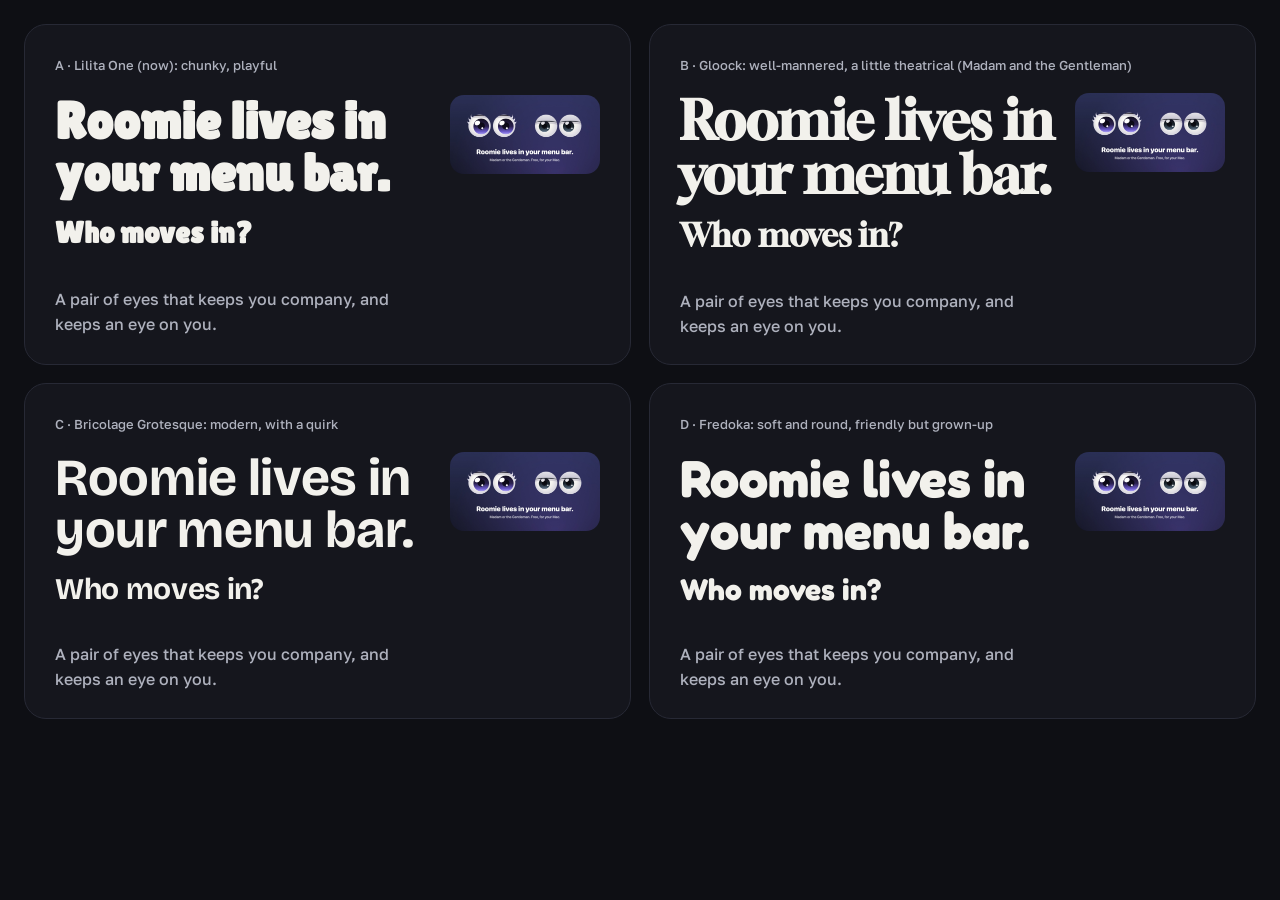
<file: roomie/lab/fonts.html>
<!doctype html>
<html lang="en">
<head>
<meta charset="utf-8">
<meta name="viewport" content="width=device-width, initial-scale=1">
<title>Headline fonts</title>
<!-- a lab page only: the chosen font gets self-hosted in site/fonts, as the site rules require -->
<link rel="preconnect" href="https://fonts.googleapis.com">
<link href="https://fonts.googleapis.com/css2?family=Lilita+One&family=Gloock&family=Bricolage+Grotesque:opsz,wght@12..96,700&family=Fredoka:wght@600&family=Golos+Text:wght@500;600&display=swap" rel="stylesheet">
<style>
  :root { color-scheme: dark; }
  body { margin: 0; background: #0e0f14; color: #f2f1ec; font: 500 17px/1.55 "Golos Text", system-ui, sans-serif; }
  .grid { display: grid; grid-template-columns: repeat(auto-fit, minmax(min(100%, 520px), 1fr)); gap: 18px; padding: 24px; }
  article { background: #15161d; border: 1px solid #272935; border-radius: 22px; padding: 30px 30px 26px; display: grid; grid-template-columns: minmax(0, 1fr) 150px; gap: 18px; align-items: start; }
  .tag { grid-column: 1 / -1; font-size: 13px; color: #aeb1bd; }
  h1 { margin: 0; font-size: 52px; line-height: 1; }
  h2 { margin: 18px 0 6px; font-size: 30px; line-height: 1.05; }
  p { margin: 12px 0 0; color: #aeb1bd; font-size: 16px; max-width: 34ch; }
  img { width: 150px; border-radius: 14px; }
  .lilita { font-family: "Lilita One"; font-weight: 400; }
  .serif { font-family: "Gloock"; font-weight: 400; letter-spacing: -.005em; }
  .serif h1 { font-size: 54px; } .serif h2 { font-size: 32px; }
  .brico { font-family: "Bricolage Grotesque"; font-weight: 700; letter-spacing: -.02em; }
  .fred { font-family: "Fredoka"; font-weight: 600; }
</style>
</head>
<body>
<div class="grid">
  <article><div class="tag">A · Lilita One (now): chunky, playful</div>
    <div class="lilita"><h1>Roomie lives in your menu bar.</h1><h2>Who moves in?</h2></div>
    <img src="../../site/roomie/media/og.jpg" alt=""><p>A pair of eyes that keeps you company, and keeps an eye on you.</p></article>
  <article><div class="tag">B · Gloock: well-mannered, a little theatrical (Madam and the Gentleman)</div>
    <div class="serif"><h1>Roomie lives in your menu bar.</h1><h2>Who moves in?</h2></div>
    <img src="../../site/roomie/media/og.jpg" alt=""><p>A pair of eyes that keeps you company, and keeps an eye on you.</p></article>
  <article><div class="tag">C · Bricolage Grotesque: modern, with a quirk</div>
    <div class="brico"><h1>Roomie lives in your menu bar.</h1><h2>Who moves in?</h2></div>
    <img src="../../site/roomie/media/og.jpg" alt=""><p>A pair of eyes that keeps you company, and keeps an eye on you.</p></article>
  <article><div class="tag">D · Fredoka: soft and round, friendly but grown-up</div>
    <div class="fred"><h1>Roomie lives in your menu bar.</h1><h2>Who moves in?</h2></div>
    <img src="../../site/roomie/media/og.jpg" alt=""><p>A pair of eyes that keeps you company, and keeps an eye on you.</p></article>
</div>
</body>
</html>
</file>
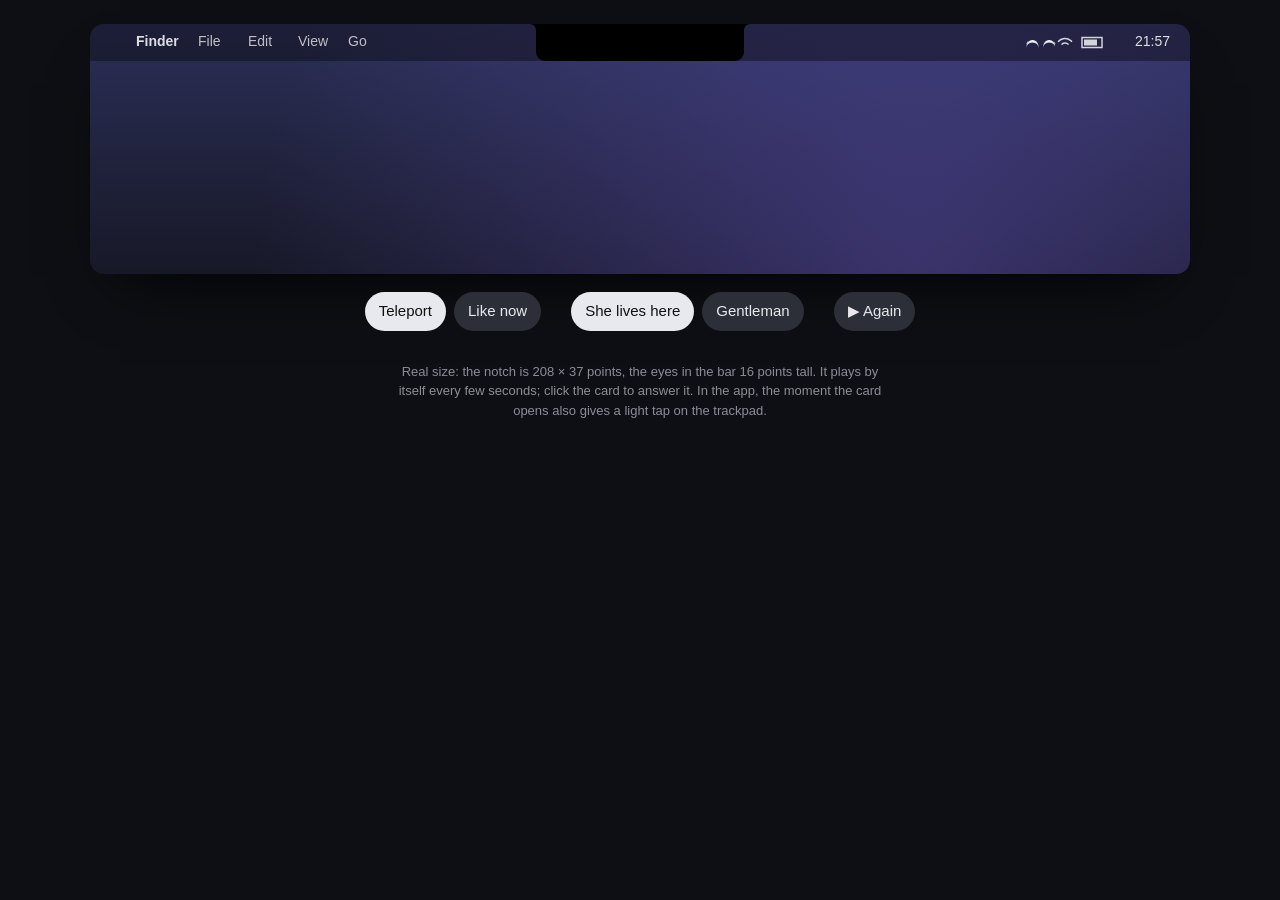
<file: roomie/lab/island-lab.html>
<!doctype html>
<html lang="en">
<head>
<meta charset="utf-8">
<meta name="viewport" content="width=device-width, initial-scale=1">
<title>Island lab</title>
<style>
  :root { color-scheme: dark; }
  html, body { margin: 0; background: #0e0f14; color: #d9dadf; font: 500 15px/1.5 -apple-system, BlinkMacSystemFont, "Helvetica Neue", sans-serif; }
  .wrap { padding: 24px 16px 40px; display: grid; gap: 18px; justify-items: center; }
  canvas#screen { display: block; border-radius: 14px; box-shadow: 0 30px 60px -30px #000; max-width: 100%; }
  .ctl { display: flex; gap: 8px; flex-wrap: wrap; justify-content: center; }
  button { font: inherit; color: #e8e9ee; background: #2c2f37; border: 0; border-radius: 999px; padding: 8px 14px; cursor: pointer; }
  button[aria-pressed=true] { background: #e8e9ee; color: #111; }
  .note { color: #8b8d96; font-size: 13px; text-align: center; max-width: 70ch; }
  canvas[data-roomie] { position: absolute; left: -999px; width: 54px; height: 24px; }
  #rain { display: none; }
</style>
</head>
<body>
<canvas data-roomie></canvas><canvas id="rain"></canvas>
<div class="wrap">
  <canvas id="screen"></canvas>
  <div class="ctl">
    <button data-mode="tele" aria-pressed="true">Teleport</button>
    <button data-mode="now" aria-pressed="false">Like now</button>
    <span style="width:14px"></span>
    <button data-who="madam">Madam</button>
    <button data-who="gentleman">Gentleman</button>
    <span style="width:14px"></span>
    <button id="go">▶ Again</button>
  </div>
  <p class="note">Real size: the notch is 208 × 37 points, the eyes in the bar 16 points tall. It plays by itself every few seconds; click the card to answer it. In the app, the moment the card opens also gives a light tap on the trackpad.</p>
</div>
<script src="../../site/roomie.js"></script>
<script>
/* The island, two ways. Teleport: the eyes swell a touch, squeeze flat and vanish from the bar with a little sparkle,
   and pop out inside the card as it springs open; when it folds they squeeze out of it first and pop back home.
   Like now: the card springs out with the face already in it. Same springs as the app (k 230, c 23). */
const R = window.Roomie, cv = document.getElementById("screen"), g = cv.getContext("2d"), D = Math.min(2, devicePixelRatio || 1);
const W = Math.min(1100, innerWidth - 32), H = 250, BAR = 37, NOTCH = { w: 208, h: 37 }, CARD_W = 344;
cv.width = W*D; cv.height = H*D; cv.style.width = W + "px"; cv.style.height = H + "px";
const NX = W/2, HOME = { x: W - 150, y: BAR/2 }, ER = 7.6;
const LINES = { madam: ["Darling, your eyes. Look at something far away for twenty seconds. I'll count.", "Half an hour in that chair. Up you get: walk for five minutes."],
                gentleman: ["Twenty minutes, if I may. Kindly look at something twenty feet away. I shall count.", "Might I suggest a stroll? Five minutes. I shall hold the fort."] };
let mode = "tele", mouse = { x: W*0.6, y: 180 };
cv.addEventListener("pointermove", e => { const b = cv.getBoundingClientRect(); mouse = { x: (e.clientX - b.left)*W/b.width, y: (e.clientY - b.top)*H/b.height }; });

const sp = v => ({ x: v, v: 0, t: v });
function step(s, dt, k, c){ s.v += (k*(s.t - s.x) - c*s.v)*dt; s.x += s.v*dt; }
const isl = { w: sp(NOTCH.w), h: sp(NOTCH.h) }, face = { x: sp(NX), y: sp(BAR*0.5), r: sp(ER) };
let textA = 0, line = 0, scene = null, t0 = 0, nextAt = performance.now()/1000 + 1.2, closeAt = 0;
const sparks = [];   /* little stars where they vanish and where they appear */

function shape(w, h){ const x = NX - w/2, f = 6, r = Math.min(h/2, 9 + Math.max(0, h - NOTCH.h)*0.4, 30);
  g.beginPath(); g.moveTo(x - f, 0); g.arcTo(x, 0, x, f, f); g.arcTo(x, h, x + w/2, h, r); g.arcTo(x + w, h, x + w, 0, r); g.arcTo(x + w, 0, x + w + f, 0, f); g.closePath(); }
function wrap(text, width){ g.font = "600 15px -apple-system, BlinkMacSystemFont, sans-serif"; const out = []; let cur = "";
  for(const w of text.split(" ")){ const t = cur ? cur + " " + w : w; if(g.measureText(t).width > width && cur){ out.push(cur); cur = w; } else cur = t; } if(cur) out.push(cur); return out; }
function lookAt(cx, cy, tx, ty){ const base = R.look; if(!base) return null; const dx = tx - cx, dy = ty - cy, d = Math.hypot(dx, dy) || 1, k = Math.min(1, d/260)*.68;
  const eye = e => e.closed || e.spiral > .5 ? e : Object.assign({}, e, { px: dx/d*k, py: dy/d*k, heart: 0 });
  return Object.assign({}, base, { l: eye(base.l), r: eye(base.r), tear: null, sweat: null, squash: 0 }); }
function star(x, y, r, a, col){ if(r <= .2) return; g.save(); g.translate(x, y); g.globalAlpha = a; g.fillStyle = col; const k = r*.16; g.beginPath(); g.moveTo(0, -r);
  g.quadraticCurveTo(k, -k, r, 0); g.quadraticCurveTo(k, k, 0, r); g.quadraticCurveTo(-k, k, -r, 0); g.quadraticCurveTo(-k, -k, 0, -r); g.fill(); g.restore(); }
function puff(x, y, at){ for(let i = 0; i < 4; i++) sparks.push({ x, y, at: at + i*.03, a: i*Math.PI/2 + .4, col: ["#ffffff", "#8f80ea", "#cd6766", "#ffffff"][i] }); }
/* a pop: 0 → 1 with a springy overshoot (in), or 1 → 0 squeezing flat and wide (out) */
const popIn = u => u <= 0 ? 0 : u >= 1 ? 1 : 1 - Math.exp(-6*u)*Math.cos(9*u);

function layout(){ const lines = wrap(LINES[R.who][line], CARD_W - 16 - 60 - 12 - 16), row = Math.max(44, lines.length*20);
  return { lines, faceY: NOTCH.h + 16 + row/2, row, h: 16 + row + 16 + 30 }; }
/* one movement, overlapped: they swell a touch and squeeze out of the bar while the card is already starting to grow,
   and pop out in it as it opens; on folding they squeeze out of the card first, the card folds, and they pop back home */
const HOLD = 4.6;
const ease3 = u => u < .5 ? 4*u*u*u : 1 - Math.pow(-2*u + 2, 3)/2;
function start(){ scene = { mode }; t0 = performance.now()/1000; line = (line + 1) % 2; closeAt = 0; textA = 0;
  const L = layout(); face.x.x = face.x.t = NX - CARD_W/2 + 46; face.y.x = face.y.t = L.faceY; face.r.x = face.r.t = 13;
  if(mode === "tele") puff(HOME.x, HOME.y, t0 + .14); }

function frame(now){
  now /= 1000; const dt = Math.min(.033, now - (frame.last || now)); frame.last = now;
  if(!scene && now > nextAt) start();
  const L = layout(), u = scene ? now - t0 : 0, tele = scene && scene.mode === "tele";
  const tFold = closeAt ? closeAt - t0 : HOLD + .5;
  let open = false, homeScale = 1, homeSquash = 0, islScale = 0;
  if(scene){
    open = u >= .05 && u < tFold + .07;
    if(tele){
      /* leaving the bar: a little swell (anticipation), then flat and wide, gone */
      if(u < .07){ homeScale = 1 + .1*ease3(u/.07); }
      else if(u < .19){ const k = ease3((u - .07)/.12); homeScale = 1.1*(1 - k); homeSquash = k; }
      else homeScale = 0;
      /* coming home after the card folds */
      if(u >= tFold + .17){ homeScale = popIn((u - tFold - .17)/.5); homeSquash = 0; if(!scene.home){ scene.home = true; puff(HOME.x, HOME.y, now); } }
    }
    /* in the card: they pop out as it grows, and squeeze out first when it folds */
    islScale = tele ? popIn((u - .15)/.5) : Math.min(1, Math.max(0, (u - .2)/.25));
    if(u >= tFold){ const k = Math.min(1, (u - tFold)/.12); islScale *= 1 - ease3(k); }
    if(u > tFold + (tele ? 1.0 : .6)){ scene = null; nextAt = now + 2.6; }
  }
  isl.w.t = open ? CARD_W : NOTCH.w; isl.h.t = open ? NOTCH.h + L.h : NOTCH.h;
  for(let i = 0; i < 4; i++){ const h = dt/4; step(isl.w, h, 230, 23); step(isl.h, h, 230, 23); step(face.x, h, 260, 24); step(face.y, h, 260, 24); step(face.r, h, 260, 24); }
  const near = open && Math.abs(isl.h.x - isl.h.t) < 12; textA = near ? Math.min(1, textA + dt*7) : Math.max(0, textA - dt*14);

  g.setTransform(D, 0, 0, D, 0, 0); g.clearRect(0, 0, W, H);
  const bg = g.createLinearGradient(0, 0, 0, H); bg.addColorStop(0, "#2b2f57"); bg.addColorStop(1, "#171827"); g.fillStyle = bg; g.fillRect(0, 0, W, H);
  const gl = g.createRadialGradient(W*.75, H, 10, W*.75, H, W*.6); gl.addColorStop(0, "rgba(120,100,230,.35)"); gl.addColorStop(1, "rgba(120,100,230,0)"); g.fillStyle = gl; g.fillRect(0, 0, W, H);
  g.fillStyle = "rgba(14,15,24,.5)"; g.fillRect(0, 0, W, BAR);
  g.fillStyle = "rgba(255,255,255,.85)"; g.font = "600 14px -apple-system, sans-serif"; g.textBaseline = "middle"; g.fillText("Finder", 46, BAR/2);
  g.font = "500 14px -apple-system, sans-serif"; g.fillStyle = "rgba(255,255,255,.72)"; ["File", "Edit", "View", "Go"].forEach((w, i) => g.fillText(w, 108 + i*50, BAR/2));
  g.textAlign = "right"; g.fillStyle = "rgba(255,255,255,.85)"; g.fillText(new Date().toLocaleTimeString("en-GB", { hour: "2-digit", minute: "2-digit" }), W - 20, BAR/2);
  g.strokeStyle = "rgba(255,255,255,.8)"; g.lineWidth = 1.5; g.strokeRect(W - 108, BAR/2 - 5, 20, 10); g.fillStyle = "rgba(255,255,255,.8)"; g.fillRect(W - 106, BAR/2 - 3, 13, 6);
  g.beginPath(); g.arc(W - 125, BAR/2 + 5, 9, -Math.PI*.78, -Math.PI*.22); g.stroke(); g.beginPath(); g.arc(W - 125, BAR/2 + 5, 4.5, -Math.PI*.78, -Math.PI*.22); g.stroke();
  g.textAlign = "left";
  g.fillStyle = "#000"; shape(isl.w.x, isl.h.x); g.fill();
  /* at home in the bar: squeezing flat and wide as they go, springing up as they come back */
  if(homeScale > .01){ const lk = lookAt(HOME.x, HOME.y, mouse.x, mouse.y); if(lk){ g.save(); g.translate(HOME.x, HOME.y);
    const sy = homeScale*(1 - .85*homeSquash), sx = homeScale + .5*homeSquash; g.scale(Math.max(.01, sx), Math.max(.01, sy)); g.translate(-HOME.x, -HOME.y); R.drawFace(g, HOME.x, HOME.y, ER, lk); g.restore(); } }
  /* in the island */
  if(islScale > .01){ const fx = face.x.x, fy = face.y.x, lk = open ? lookAt(fx, fy, fx + 200, fy + 20) : lookAt(fx, fy, mouse.x, mouse.y);
    if(lk){ g.save(); shape(isl.w.x, isl.h.x); g.clip(); g.translate(fx, fy); g.scale(islScale, islScale); g.translate(-fx, -fy); R.drawFace(g, fx, fy, face.r.x, lk); g.restore(); } }
  /* sparkles */
  for(let i = sparks.length - 1; i >= 0; i--){ const s = sparks[i], k = (now - s.at)/.5; if(k > 1){ sparks.splice(i, 1); continue; } if(k < 0) continue;
    const d = 6 + 10*popIn(k); star(s.x + Math.cos(s.a)*d, s.y + Math.sin(s.a)*d*.7, 3.2*(1 - k), 1 - k, s.col); }
  if(textA > .01){ g.globalAlpha = textA; const x0 = NX - CARD_W/2 + 16 + 60 + 12;
    g.fillStyle = "#fff"; g.font = "600 15px -apple-system, BlinkMacSystemFont, sans-serif";
    const ty = NOTCH.h + 16 + (L.row - L.lines.length*20)/2 + 10; L.lines.forEach((l, i) => g.fillText(l, x0, ty + i*20));
    const by = NOTCH.h + 16 + L.row + 10, bw = (CARD_W - 32 - 10)/2;
    [["Okay", "#fff", "#000"], ["Later", "#2b2d33", "#fff"]].forEach(([t, bgc, fc], i) => { const bx = NX - CARD_W/2 + 16 + i*(bw + 10);
      g.beginPath(); g.roundRect(bx, by, bw, 26, 13); g.fillStyle = bgc; g.fill(); g.fillStyle = fc; g.font = "700 13px -apple-system, sans-serif"; g.textAlign = "center"; g.fillText(t, bx + bw/2, by + 13); g.textAlign = "left"; });
    g.globalAlpha = 1; }
  requestAnimationFrame(frame);
}
requestAnimationFrame(frame);
/* a click on the card answers it: it folds now */
cv.addEventListener("click", () => { if(scene && !closeAt && !scene.back) closeAt = performance.now()/1000; });
document.querySelectorAll("[data-mode]").forEach(b => b.onclick = () => { mode = b.dataset.mode; document.querySelectorAll("[data-mode]").forEach(x => x.setAttribute("aria-pressed", x === b)); if(!scene) start(); });
document.getElementById("go").onclick = () => { if(!scene) start(); };
</script>
</body>
</html>
</file>
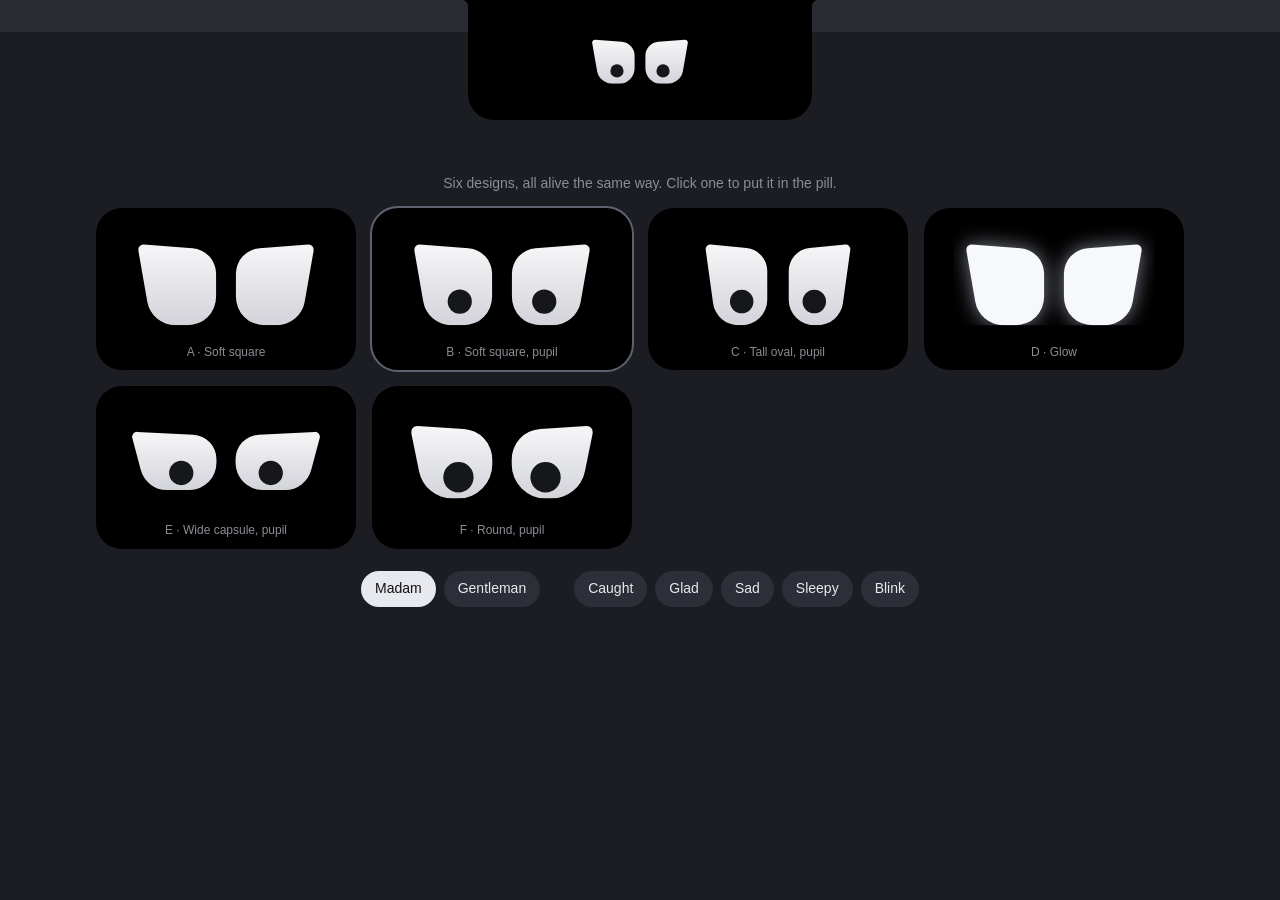
<file: roomie/lab/shape-eyes.html>
<!doctype html>
<html lang="en">
<head>
<meta charset="utf-8">
<meta name="viewport" content="width=device-width, initial-scale=1">
<title>Shape eyes</title>
<style>
  :root { color-scheme: dark; }
  html, body { margin: 0; background: #1b1d22; color: #d9dadf; font: 14px/1.4 -apple-system, BlinkMacSystemFont, "Helvetica Neue", sans-serif; }
  .bar { height: 32px; background: #2a2c33; position: relative; }
  .bar .notch { position: absolute; left: 50%; top: 0; width: 200px; height: 32px; margin-left: -100px; background: #000; border-radius: 0 0 12px 12px; }
  canvas { display: block; }
  #pill { position: absolute; left: 50%; top: 0; transform: translateX(-50%); }
  .stage { position: relative; height: 170px; }
  .lead { text-align: center; color: #8b8d96; margin: 4px 16px 14px; }
  .big { display: grid; grid-template-columns: repeat(auto-fit, minmax(240px, 260px)); gap: 16px; justify-content: center; padding: 0 16px; }
  .big figure { margin: 0; background: #000; border-radius: 26px; padding: 10px 0 10px; cursor: pointer; outline: 2px solid transparent; }
  .big figure[aria-current=true] { outline-color: #5d6170; }
  .big canvas { margin: 0 auto; }
  .big figcaption { text-align: center; color: #8b8d96; font-size: 12px; padding-top: 6px; }
  .ctl { display: flex; gap: 8px; justify-content: center; flex-wrap: wrap; padding: 22px 16px 40px; }
  button { font: inherit; color: #e8e9ee; background: #2c2f37; border: 0; border-radius: 999px; padding: 8px 14px; cursor: pointer; }
  button[aria-pressed=true] { background: #e8e9ee; color: #111; }
  .sep { width: 18px; }
</style>
</head>
<body>
<div class="stage">
  <div class="bar"><div class="notch"></div></div>
  <canvas id="pill"></canvas>
</div>
<p class="lead">Six designs, all alive the same way. Click one to put it in the pill.</p>
<div class="big" id="grid"></div>
<div class="ctl">
  <button data-who="madam" aria-pressed="true">Madam</button>
  <button data-who="gentleman" aria-pressed="false">Gentleman</button>
  <span class="sep"></span>
  <button data-act="caught">Caught</button>
  <button data-act="happy">Glad</button>
  <button data-act="sad">Sad</button>
  <button data-act="sleepy">Sleepy</button>
  <button data-act="blink">Blink</button>
</div>
<script>
/* Eyes as two light shapes. Emotion is only their outline (lids cutting in from above and below, a tilt, a squash)
   and timing (springs). Madam: the outer top corner pulled up and out, a cat-eye. The Gentleman: a flatter, heavier top. */
const DPR = Math.max(1, window.devicePixelRatio || 1);
let who = "madam";
const CHAR = {
  madam:     { k: 260, c: 19, rest: 0.0,  flick: 1, glance: [0.9, 2.4] },
  gentleman: { k: 120, c: 17, rest: 0.2,  flick: 0, glance: [2.2, 4.8] },
};
/* the designs: proportions of the eye, corner roundness, pupil, and how it is painted */
const VARIANTS = [
  { id: "A", name: "Soft square",          ratio: 0.86, rad: 0.44, pupil: 0,    paint: "fill" },
  { id: "B", name: "Soft square, pupil",   ratio: 0.86, rad: 0.44, pupil: 0.22, paint: "fill" },
  { id: "C", name: "Tall oval, pupil",     ratio: 0.68, rad: 0.5,  pupil: 0.27, paint: "fill" },
  { id: "D", name: "Glow",                 ratio: 0.86, rad: 0.44, pupil: 0,    paint: "glow" },
  { id: "E", name: "Wide capsule, pupil",  ratio: 1.3,  rad: 0.5,  pupil: 0.3,  paint: "fill", h: 0.72 },
  { id: "F", name: "Round, pupil",         ratio: 1,    rad: 0.5,  pupil: 0.3,  paint: "fill", h: 0.9 },
];
let current = VARIANTS[1];
/* a spring per number */
function S(v) { return { v, x: v, t: v }; }
function step(s, dt, k, c) { const a = k*(s.t - s.x) - c*s.v0; s.v0 = (s.v0 || 0) + a*dt; s.x += s.v0*dt; }
function spring(v) { return { x: v, t: v, v0: 0 }; }

/* per eye: top lid (fraction of height), its tilt (+ = inner corner lower), bottom lid, how far it rises in the middle,
   open (1 open, 0 shut), and a whole-face gaze */
const eyes = [0, 1].map(() => ({ top: spring(0), tilt: spring(0), bot: spring(0), rise: spring(0), open: spring(1), grow: spring(1) }));
const gaze = { x: spring(0), y: spring(0) };
const pupil = { r: spring(1) };            /* a multiplier on the design's own pupil */
let scene = null, sceneT = 0, nextGlance = 1, blinkUntil = 0, nextBlink = 2.5;
let mouse = { x: innerWidth/2, y: 400 };
addEventListener("pointermove", e => { mouse = { x: e.clientX, y: e.clientY }; });

function setRest() {
  const ch = CHAR[who];
  eyes.forEach(e => { e.top.t = ch.rest; e.tilt.t = 0; e.bot.t = 0; e.rise.t = 0; e.grow.t = 1; });
  pupil.r.t = 1;
}

/* ---- scenes: functions of time u that set targets ---- */
const SCENES = {
  caught(u, ch) {
    const m = who === "madam";
    if (u < 0.8) {                                   /* caught you: wide */
      eyes.forEach(e => { e.top.t = 0; e.grow.t = 1.14; e.bot.t = 0; });
      pupil.r.t = 0.85; lookAtPointer(1);
    } else {                                         /* the squint, one eye more than the other */
      eyes.forEach((e, i) => { const left = i === 0;
        e.top.t = (m ? 0.24 : 0.32) + (left ? 0.08 : 0); e.tilt.t = 0.04; e.bot.t = left ? 0.13 : 0.09; e.rise.t = 0.7; e.grow.t = 1; });
      pupil.r.t = 0.78;
      if (u > 2.6 && u < 4.4) {                      /* looking you over, down and back up */
        const p = (u - 2.6)/1.8; gaze.x.t = 0; gaze.y.t = Math.sin(p*Math.PI)*0.95;
      } else lookAtPointer(1);
    }
    if (u > 6.1 && u < 6.45) eyes.forEach(e => e.open.t = 0.04); else eyes.forEach(e => e.open.t = 1);
    return u < 9.6;
  },
  happy(u) {
    eyes.forEach(e => { e.top.t = 0; e.bot.t = 0.5; e.rise.t = 1.25; e.tilt.t = 0; e.grow.t = 1.04; });
    gaze.x.t = 0; gaze.y.t = -0.25; return u < 2.6;
  },
  sad(u) {
    eyes.forEach(e => { e.top.t = 0.26; e.tilt.t = -0.2; e.bot.t = 0.06; e.rise.t = 0; e.grow.t = 0.94; });
    gaze.x.t = -0.2; gaze.y.t = 0.7; pupil.r.t = 1.12; return u < 3.4;
  },
  sleepy(u) {
    const d = 0.55 + 0.12*Math.sin(u*1.7);
    eyes.forEach(e => { e.top.t = d; e.tilt.t = -0.04; e.bot.t = 0.05; e.rise.t = 0; e.grow.t = 1; });
    gaze.x.t = 0; gaze.y.t = 0.45; return u < 4.2;
  },
  blink(u) { eyes.forEach(e => e.open.t = u < 0.12 ? 0.04 : 1); return u < 0.6; },
};
function lookAtPointer(k) {
  const r = pillCanvas.getBoundingClientRect(), cx = r.left + r.width/2, cy = r.top + r.height*0.4;
  const dx = mouse.x - cx, dy = mouse.y - cy, d = Math.max(1, Math.hypot(dx, dy)), f = Math.min(1, d/380)*k;
  gaze.x.t = dx/d*f; gaze.y.t = dy/d*f*0.8;
}

/* ---- drawing one eye ---- */
function eyePath(ctx, w, h, right, flick, rad = 0.44) {
  const s = right ? 1 : -1, hw = w/2, hh = h/2, r = Math.min(w, h)*rad;
  const TL = [-hw, -hh], TR = [hw, -hh], BR = [hw, hh], BL = [-hw, hh];
  const outer = right ? TR : TL;
  outer[1] -= flick*h*0.08; outer[0] += s*flick*w*0.22;          /* her outer corner runs out into a point: a cat-eye */
  const rOuter = flick ? r*0.18 : r, rInner = flick ? r*0.9 : (rad >= 0.5 ? r : r*0.75);
  const rTL = right ? rInner : rOuter, rTR = right ? rOuter : rInner;
  const p = new Path2D();
  p.moveTo(0, hh);
  p.arcTo(BL[0], BL[1], TL[0], TL[1], r);
  p.arcTo(TL[0], TL[1], TR[0], TR[1], rTL);
  p.arcTo(TR[0], TR[1], BR[0], BR[1], rTR);
  p.arcTo(BR[0], BR[1], BL[0], BL[1], r);
  p.closePath(); return p;
}
function lidClip(w, h, e, right) {
  const s = right ? 1 : -1, hw = w/2, hh = h/2, W = w*0.9, top = e.top.x, a = e.tilt.x;
  const away = (1 - Math.min(1, top*8))*h*0.4;                       /* lid fully up: out of the way of her flick */
  const yIn = -hh + (top + a)*h - away, yOut = -hh + (top - a)*h - away, bow = -h*0.1*Math.min(1, top*2.5);   /* the lid's edge arches a little, like a lid */
  const yB = hh - e.bot.x*h, rise = h*0.3*e.rise.x*Math.min(1, e.bot.x*4);
  const xL = -W, xR = W, yL = right ? yIn : yOut, yR = right ? yOut : yIn;
  const p = new Path2D();
  p.moveTo(xL, yL); p.quadraticCurveTo(0, (yL + yR)/2 + bow, xR, yR);
  p.lineTo(xR, yB); p.quadraticCurveTo(0, yB - rise*2, xL, yB); p.closePath(); return p;
}
function lidLines(w, h, e, right) {
  const hw = w/2, hh = h/2, W = w*0.9, top = e.top.x, a = e.tilt.x;
  const away = (1 - Math.min(1, top*8))*h*0.4;
  const yIn = -hh + (top + a)*h - away, yOut = -hh + (top - a)*h - away, bow = h*0.18*Math.min(1, top*2);
  const yB = hh - e.bot.x*h, rise = h*0.3*e.rise.x*Math.min(1, e.bot.x*4);
  const yL = right ? yIn : yOut, yR = right ? yOut : yIn, p = new Path2D();
  p.moveTo(-W, yL); p.quadraticCurveTo(0, (yL + yR)/2 + bow, W, yR);
  p.moveTo(W, yB); p.quadraticCurveTo(0, yB - rise*2, -W, yB); return p;
}
function drawFace(ctx, cx, cy, H0, v) {
  const ch = CHAR[who], H = H0*(v.h || 1), W = H*v.ratio, gap = H0*(who === "madam" ? 0.42 : 0.36);
  for (let i = 0; i < 2; i++) {
    const e = eyes[i], right = i === 1, s = right ? 1 : -1;
    /* the eye on the side you look toward grows a touch, the other shrinks: they are on a round face */
    const persp = 1 + 0.07*gaze.x.x*s;
    const w = W*persp*e.grow.x, h = H*persp*e.grow.x*Math.max(0.04, e.open.x);
    const ex = cx + s*(W/2 + gap/2) + gaze.x.x*W*0.32, ey = cy + gaze.y.x*H*0.2 + (1 - e.open.x)*H*0.08;
    ctx.save(); ctx.translate(ex, ey);
    const shape = eyePath(ctx, w, h, right, ch.flick, v.rad), fullH = H*persp*e.grow.x;
    const lw = Math.max(1.5, H0*0.075);
    if (v.paint === "glow") {
      /* a soft light around the lit shape, like a lamp behind frosted glass */
      ctx.save(); ctx.clip(lidClip(w, fullH, e, right)); ctx.shadowColor = "rgba(225, 232, 255, 0.55)"; ctx.shadowBlur = H0*0.3;
      ctx.fillStyle = "#f7f8fc"; ctx.fill(shape); ctx.restore();
    } else if (v.paint === "line") {
      /* drawn with a line, the lids too, so it reads like the system's own icons */
      ctx.save(); ctx.clip(lidClip(w, fullH, e, right)); ctx.strokeStyle = "#f1f1f4"; ctx.lineWidth = lw; ctx.stroke(shape); ctx.restore();
      ctx.save(); ctx.clip(shape); ctx.strokeStyle = "#f1f1f4"; ctx.lineWidth = lw; ctx.lineCap = "round"; ctx.stroke(lidLines(w, fullH, e, right)); ctx.restore();
    } else {
      ctx.save(); ctx.clip(lidClip(w, fullH, e, right));
      const g = ctx.createLinearGradient(0, -h/2, 0, h/2); g.addColorStop(0, "#f4f4f6"); g.addColorStop(1, "#d3d4da");
      ctx.fillStyle = g; ctx.fill(shape); ctx.restore();
    }
    if (v.pupil && e.open.x > 0.25) {
      ctx.save(); ctx.clip(lidClip(w, fullH, e, right)); ctx.clip(shape);
      const pr = Math.min(w, H)*v.pupil*pupil.r.x, px = gaze.x.x*w*0.22, py = gaze.y.x*h*0.2 + h*0.04;
      ctx.fillStyle = v.paint === "line" ? "#f1f1f4" : "#16171b"; ctx.beginPath(); ctx.arc(px, py, pr, 0, Math.PI*2); ctx.fill(); ctx.restore();
    }
    ctx.restore();
  }
}

/* ---- canvases ---- */
const pillCanvas = document.getElementById("pill");
function size(c, w, h) { c.width = w*DPR; c.height = h*DPR; c.style.width = w + "px"; c.style.height = h + "px"; return c.getContext("2d"); }
const PW = 344, PH = 128;
const pc = size(pillCanvas, PW + 12, PH);
const grid = document.getElementById("grid");
const cards = VARIANTS.map(v => {
  const fig = document.createElement("figure"), cv = document.createElement("canvas"), cap = document.createElement("figcaption");
  cap.textContent = v.id + " · " + v.name; fig.append(cv, cap); grid.append(fig);
  fig.setAttribute("aria-current", v === current);
  fig.onclick = () => { current = v; document.querySelectorAll(".big figure").forEach(f => f.setAttribute("aria-current", f === fig)); };
  return { v, ctx: size(cv, 240, 120) };
});
const LINES = { madam: "Going, you said. Darling, I can see you.", gentleman: "A remarkably brief stroll, if I may say so." };

function drawPill(ctx, u) {
  ctx.setTransform(DPR, 0, 0, DPR, 0, 0); ctx.clearRect(0, 0, PW + 12, PH);
  /* the card under the notch, with little flares where it meets the bar */
  const f = 6, w = PW, h = PH - 8;
  ctx.fillStyle = "#000"; ctx.beginPath();
  ctx.moveTo(0, 0); ctx.arcTo(f, 0, f, f, f); ctx.lineTo(f, h - 26); ctx.arcTo(f, h, f + 26, h, 26);
  ctx.lineTo(f + w - 26, h); ctx.arcTo(f + w, h, f + w, h - 26, 26); ctx.lineTo(f + w, f); ctx.arcTo(f + w, 0, f + w + f, 0, f); ctx.closePath(); ctx.fill();
  drawFace(ctx, f + w/2, 32 + 26, 36, current);
  const a = scene === "caught" ? Math.max(0, Math.min(1, (u - 1.6)/0.5)) : 0;
  if (a > 0) { ctx.globalAlpha = a; ctx.fillStyle = "#fff"; ctx.font = "600 15px -apple-system, BlinkMacSystemFont, sans-serif";
    ctx.textAlign = "center"; ctx.fillText(LINES[who], f + w/2, 102); ctx.globalAlpha = 1; }
}
function drawBig(ctx, v) {
  ctx.setTransform(DPR, 0, 0, DPR, 0, 0); ctx.clearRect(0, 0, 240, 120);
  drawFace(ctx, 120, 60, 66, v);
}

/* ---- the loop ---- */
let last = performance.now(), t = 0;
function frame(now) {
  const dt = Math.min(0.033, (now - last)/1000); last = now; t += dt;
  const ch = CHAR[who];
  if (scene) {
    sceneT += dt;
    if (!SCENES[scene](sceneT, ch)) { scene = null; setRest(); }
  } else {
    /* idle: watching you, glancing about now and then, blinking */
    if (t > nextGlance) { nextGlance = t + ch.glance[0] + Math.random()*(ch.glance[1] - ch.glance[0]);
      if (Math.random() < 0.55) { gaze.x.t = (Math.random()*2 - 1)*0.8; gaze.y.t = (Math.random()*2 - 1)*0.5; if (Math.random() < 0.5) blinkUntil = t + 0.11; }
      else lookAtPointer(1); }
    if (t > nextBlink) { blinkUntil = t + 0.11; nextBlink = t + 2 + Math.random()*4; if (who === "madam" && Math.random() < 0.35) setTimeout(() => blinkUntil = t + 0.1, 260); }
    eyes.forEach(e => e.open.t = t < blinkUntil ? 0.04 : 1);
  }
  const k = ch.k, c = ch.c, n = 4, h = dt/n;
  for (let j = 0; j < n; j++) {
    for (const e of eyes) for (const key in e) step(e[key], h, key === "open" ? 900 : k, key === "open" ? 50 : c);
    step(gaze.x, h, k, c); step(gaze.y, h, k, c); step(pupil.r, h, k, c);
  }
  drawPill(pc, sceneT);
  cards.forEach(c => drawBig(c.ctx, c.v));
  requestAnimationFrame(frame);
}
setRest(); requestAnimationFrame(frame);

document.querySelectorAll("[data-who]").forEach(b => b.onclick = () => {
  who = b.dataset.who; document.querySelectorAll("[data-who]").forEach(x => x.setAttribute("aria-pressed", x === b)); scene = null; setRest(); });
document.querySelectorAll("[data-act]").forEach(b => b.onclick = () => { setRest(); scene = b.dataset.act; sceneT = 0; });
/* start with the caught scene once, so it is the first thing seen */
setTimeout(() => { scene = "caught"; sceneT = 0; }, 700);
</script>
</body>
</html>
</file>
<file: site/style.css>
/* Small Living Things: the shelf and its product pages.
   One world: the dark of a screen at night, white eyes, one blue (a tear).
   The header is a menu bar, because that is where these things live. */
/* Lilita One for headings: he tried Gloock (2026-11-20) and found the page split into two worlds; Lilita sits with the eyes */
@font-face{ font-family:"Lilita One"; src:url(fonts/LilitaOne-Regular.ttf) format("truetype"); font-display:swap; }
@font-face{ font-family:"Golos Text"; font-weight:400 800; src:url(fonts/golos-latin.woff2) format("woff2"); font-display:swap; }
:root{ --bg:#0e0f14; --raise:#15161d; --line:#272935; --text:#f2f1ec; --dim:#aeb1bd; --tear:#3991d3; --ink:#101116;
  --display:"Lilita One", ui-rounded, system-ui, sans-serif; --body:"Golos Text", system-ui, sans-serif;
  --col:min(1040px, 100% - 40px); color-scheme:dark; }
*{ box-sizing:border-box; }
html{ scroll-behavior:smooth; }
body{ margin:0; background:var(--bg); color:var(--text); font:500 17px/1.55 var(--body); -webkit-font-smoothing:antialiased; overflow-x:hidden; }
::selection{ background:var(--tear); color:var(--ink); }
:focus-visible{ outline:2px solid var(--tear); outline-offset:3px; border-radius:6px; }
a{ color:inherit; text-decoration-thickness:1.5px; text-underline-offset:3px; }
a:hover{ color:var(--tear); }
img{ max-width:100%; height:auto; display:block; }

/* the menu bar: the navigation, a clock, and him */
.bar{ position:fixed; z-index:20; inset:0 0 auto 0; height:32px; display:flex; align-items:center; gap:18px; padding:0 14px;
  background:rgba(22,23,31,.78); -webkit-backdrop-filter:blur(18px) saturate(1.4); backdrop-filter:blur(18px) saturate(1.4);
  border-bottom:1px solid rgba(255,255,255,.07); font:600 13.5px/1 var(--body); white-space:nowrap; }
.bar a{ text-decoration:none; color:var(--text); opacity:.86; padding:8px 0; }
.bar a:hover{ opacity:1; color:var(--text); }
.bar .home{ font-weight:800; opacity:1; }
.bar .gap{ flex:1; }
.bar canvas{ width:54px; height:24px; cursor:pointer; flex:none; }
.bar time{ color:var(--text); opacity:.86; font-variant-numeric:tabular-nums; }
@media (max-width:560px){ .bar time{ display:none; } .bar{ gap:14px; } }
#rain{ position:fixed; z-index:19; inset:0; width:100%; height:100%; pointer-events:none; }

main{ width:var(--col); margin:0 auto; padding:32px 0 0; }
h1{ margin:0; font:400 clamp(44px, 8.4vw, 92px)/.96 var(--display); letter-spacing:.005em; text-wrap:balance; }
h2{ margin:0 0 14px; font:400 clamp(28px, 4.2vw, 40px)/1.05 var(--display); text-wrap:balance; }
p{ margin:0 0 14px; max-width:62ch; }
.lead{ font-size:clamp(18px, 2.2vw, 21px); line-height:1.5; color:var(--dim); max-width:46ch; }
.lead b{ color:var(--text); font-weight:600; }
.dim{ color:var(--dim); }
.small{ font-size:14.5px; line-height:1.5; color:var(--dim); }

.hero{ padding:clamp(56px, 11vw, 120px) 0 clamp(40px, 7vw, 72px); }
.hero .lead{ margin-top:22px; }
.hint{ margin-top:26px; font-size:14.5px; color:var(--dim); }
p, li, dd{ text-wrap:pretty; }

/* the stage: a close-up of the menu bar, drawn live by stage.js */
.hero.with-stage{ display:grid; grid-template-columns:minmax(0, 1fr) minmax(0, 1.05fr); gap:clamp(28px, 5vw, 64px); align-items:start; }
/* the stage's top meets the top of the headline's letters */
.hero.with-stage .stage{ margin-top:.12em; font-size:clamp(44px, 6.2vw, 78px); }
.hero.with-stage h1{ font-size:clamp(44px, 6.2vw, 78px); }
@media (max-width:860px){ .hero.with-stage{ grid-template-columns:1fr; } }
.stage{ margin:0; position:relative; }
/* 0.9: a song for the stage, and they dance; 0.9.1: under the stage everywhere, it covered the card's first button */
.play{ margin-top:12px; display:flex; width:max-content; align-items:center; gap:8px; font:700 14px/1 var(--body); color:var(--text);
  background:rgba(14,15,24,.62); border:1px solid rgba(255,255,255,.16); border-radius:999px; padding:10px 15px; cursor:pointer;
  -webkit-backdrop-filter:blur(8px); backdrop-filter:blur(8px); transition:background .2s, transform .15s; }
.play b{ font-size:16px; color:#b1a6f5; }
.play:hover{ background:rgba(14,15,24,.8); transform:translateY(-1px); }
.play[aria-pressed="true"]{ background:var(--text); color:var(--ink); border-color:var(--text); }
.play[aria-pressed="true"] b{ color:#6e5ecf; }
.stage canvas{ display:block; width:100%; border-radius:22px; box-shadow:0 30px 60px -30px #000; cursor:pointer; }
.share{ display:none; font:700 15px/1 var(--body); color:var(--text); background:transparent; border:1.5px solid var(--line); border-radius:999px; padding:13px 18px; cursor:pointer; }
.phone-note{ display:none; margin:14px 0 0; font-size:15px; color:var(--dim); }
/* on a phone there is nothing to install: sending the link is the main thing, the zip a plain link */
@media (hover:none) and (pointer:coarse){
  .share{ display:inline-flex; order:-1; background:var(--text); color:var(--ink); border-color:var(--text); padding:15px 22px; font-size:17px; }
  .hero .get .btn{ background:none; color:var(--text); box-shadow:none; padding:0; text-decoration:underline; font-weight:600; font-size:15px; }
  .phone-note{ display:block; } }
section.flow{ border-top:0; padding-top:0; }
/* every section after the hero: its title on the left, its content on the right, so wide screens stay balanced */
@media (min-width:980px){
  section.row{ display:grid; grid-template-columns:minmax(0, 4fr) minmax(0, 8fr); column-gap:clamp(40px, 5vw, 80px); align-items:start; }
  section.row > .head{ position:sticky; top:72px; }
  section.row > .head h2{ font-size:clamp(28px, 3vw, 36px); }
  section.row > .head p{ max-width:30ch; }
  section.row .pairs{ margin-top:0; }
  section.row ol.steps{ margin-top:0; max-width:none; }
  section.row .who{ margin-top:0; }
  section.row .shot{ margin-top:18px; }
  .print .body.split{ grid-template-columns:minmax(0, 1fr) minmax(0, 1fr); }
  .makers dl{ margin-top:0; }
}
.more{ margin-top:22px; font-weight:600; color:var(--text); }
/* the small print: what they read, peace and quiet, moving out, in one quieter band */
.print h2{ font-size:clamp(24px, 3vw, 30px); }
.print h3{ margin:22px 0 8px; font:700 17px/1.3 var(--body); }
.print .split > div > h3:first-child{ margin-top:6px; }
.print p{ font-size:16px; }
.bye{ color:var(--text); }

/* a line of System Settings, drawn so you know it when you see it */
.settings{ display:flex; align-items:center; justify-content:space-between; gap:14px; margin:10px 0; padding:12px 14px; border-radius:10px;
  background:#1e1f26; border:1px solid var(--line); font:500 14px/1.35 -apple-system, BlinkMacSystemFont, var(--body); color:var(--text); max-width:520px; }
.settings .open{ flex:none; padding:5px 12px; border-radius:6px; background:#3a3c46; font-weight:600; font-size:13px; }
q{ quotes:none; font-style:italic; color:var(--text); }

.btn{ display:inline-flex; align-items:center; gap:10px; padding:15px 24px; border-radius:999px; background:var(--text); color:var(--ink); text-decoration:none;
  font:700 17px/1 var(--body); transition:transform .18s cubic-bezier(.16,1,.3,1), box-shadow .18s; box-shadow:0 10px 24px -12px rgba(0,0,0,.8); }
.btn:hover{ color:var(--ink); transform:translateY(-2px); box-shadow:0 18px 30px -14px rgba(0,0,0,.9); }
.btn:active{ transform:translateY(0) scale(.98); }
.get{ display:flex; flex-wrap:wrap; align-items:center; gap:14px 20px; margin-top:30px; }

section{ padding:clamp(40px, 7vw, 76px) 0; border-top:1px solid var(--line); }

/* the shelf: each thing is a wide plate, the picture is the thing itself */
.thing{ display:grid; grid-template-columns:minmax(0, 5fr) minmax(0, 7fr); gap:clamp(24px, 5vw, 56px); align-items:center; }
.thing h2{ font-size:clamp(34px, 5vw, 52px); }
.thing figure{ margin:0; }
.thing figure img{ border-radius:22px; box-shadow:0 30px 60px -30px #000; }
/* who makes these: two names, one line each */
.makers dl{ margin:8px 0 0; display:grid; grid-template-columns:max-content minmax(0, 52ch); gap:14px clamp(20px, 4vw, 44px); align-items:baseline; }
/* the names sit under the heading, in the body face, each with its mark from the footer */
.makers dt{ display:flex; align-items:center; gap:10px; font:700 18px/1.3 var(--body); color:var(--text); }
.makers dt svg{ flex:none; color:var(--dim); }
.makers dd{ margin:0; color:var(--dim); }
@media (max-width:560px){ .makers dl{ grid-template-columns:1fr; gap:4px; } .makers dd{ margin-bottom:16px; } }
.next{ display:flex; align-items:baseline; gap:16px; flex-wrap:wrap; color:var(--dim); }
.next b{ font:400 26px/1 var(--display); color:var(--text); }
@media (max-width:760px){ .thing{ grid-template-columns:1fr; } .thing figure{ order:-1; } }

/* you do this, he does that */
.pairs{ margin:22px 0 0; padding:0; display:grid; grid-template-columns:minmax(0, 1fr) minmax(0, 1fr); }
.pairs dt, .pairs dd{ margin:0; padding:13px 0; border-top:1px solid var(--line); }
.pairs dt{ color:var(--dim); padding-right:20px; }
.pairs dd{ font-weight:600; }
@media (max-width:560px){ .pairs{ grid-template-columns:1fr; } .pairs dt{ padding-bottom:0; } .pairs dd{ border-top:0; padding-top:2px; } }

/* who moves in: one plate each, the moods underneath */
h3{ margin:0 0 6px; font:400 clamp(24px, 3vw, 30px)/1.05 var(--display); }
.who{ display:grid; grid-template-columns:minmax(0, 1fr); gap:18px; margin-top:22px; }
.who article{ min-width:0; background:var(--raise); border:1px solid var(--line); border-radius:22px; padding:22px 22px 8px; }
.who-head{ display:flex; gap:16px 24px; align-items:center; justify-content:space-between; flex-wrap:wrap; }
.who-head p{ margin:0; color:var(--dim); max-width:48ch; }
.pick{ font:700 15px/1 var(--body); padding:12px 18px; border-radius:999px; border:1px solid var(--line); background:transparent; color:var(--text); cursor:pointer;
  transition:background .18s, color .18s, border-color .18s, transform .18s cubic-bezier(.16,1,.3,1); }
.pick:hover{ transform:translateY(-1px); border-color:#3a3d4c; }
.pick:active{ transform:scale(.98); }
.pick[aria-pressed="true"]{ background:var(--text); color:var(--ink); border-color:var(--text); }
.moods{ margin:12px -10px 0; }

.split{ display:grid; grid-template-columns:minmax(0, 1fr) minmax(0, 1fr); gap:clamp(24px, 5vw, 64px); align-items:start; }
@media (max-width:760px){ .split{ grid-template-columns:1fr; } }
.shot{ margin:26px 0 0; }
.shot img{ border-radius:22px; }
.shot.wide{ overflow-x:auto; -webkit-overflow-scrolling:touch; }
.shot.wide img{ min-width:760px; }

ol.steps{ margin:18px 0 0; padding:0; list-style:none; counter-reset:s; max-width:64ch; }
ol.steps li{ counter-increment:s; position:relative; padding:14px 0 14px 52px; border-top:1px solid var(--line); }
ol.steps li::before{ content:counter(s); position:absolute; left:0; top:12px; width:34px; height:34px; border-radius:50%; background:var(--raise); border:1px solid var(--line);
  display:grid; place-items:center; font:400 17px/1 var(--display); }
ol.steps li b{ font-weight:700; }
ol.steps ul{ margin:8px 0 0; padding-left:18px; color:var(--dim); }
ol.steps ul li{ counter-increment:none; padding:3px 0; border:0; }
ol.steps ul li::before{ display:none; }
kbd{ font:600 .88em/1 var(--body); padding:2px 7px; border-radius:6px; background:var(--raise); border:1px solid var(--line); white-space:nowrap; }

/* the makers' marks in the footer: say their names on hover, focus or a tap */
.made{ display:inline-flex; align-items:center; gap:6px; scroll-margin-bottom:40px; }
.made > span:first-child{ margin-right:4px; }
.maker{ position:relative; display:inline-grid; place-items:center; width:34px; height:34px; border-radius:9px; color:var(--dim); cursor:default; outline-offset:2px; transition:color .15s, background .15s; }
.maker:hover, .maker:focus-visible, .maker.on{ color:var(--text); background:rgba(255,255,255,.06); }
.maker .tip{ position:absolute; bottom:calc(100% + 6px); left:50%; transform:translate(-50%, 4px); opacity:0; pointer-events:none; white-space:nowrap;
  padding:6px 9px; border-radius:7px; background:#25262e; color:var(--text); font:600 12.5px/1 var(--body); transition:opacity .15s, transform .15s; }
.maker:hover .tip, .maker:focus-visible .tip, .maker.on .tip{ opacity:1; transform:translate(-50%, 0); }
footer{ width:var(--col); margin:0 auto; padding:34px 0 60px; border-top:1px solid var(--line); display:flex; flex-wrap:wrap; gap:8px 24px; justify-content:space-between; align-items:center; }
@media (prefers-reduced-motion: reduce){ html{ scroll-behavior:auto; } .btn, .pick{ transition:none; } }
</file>
